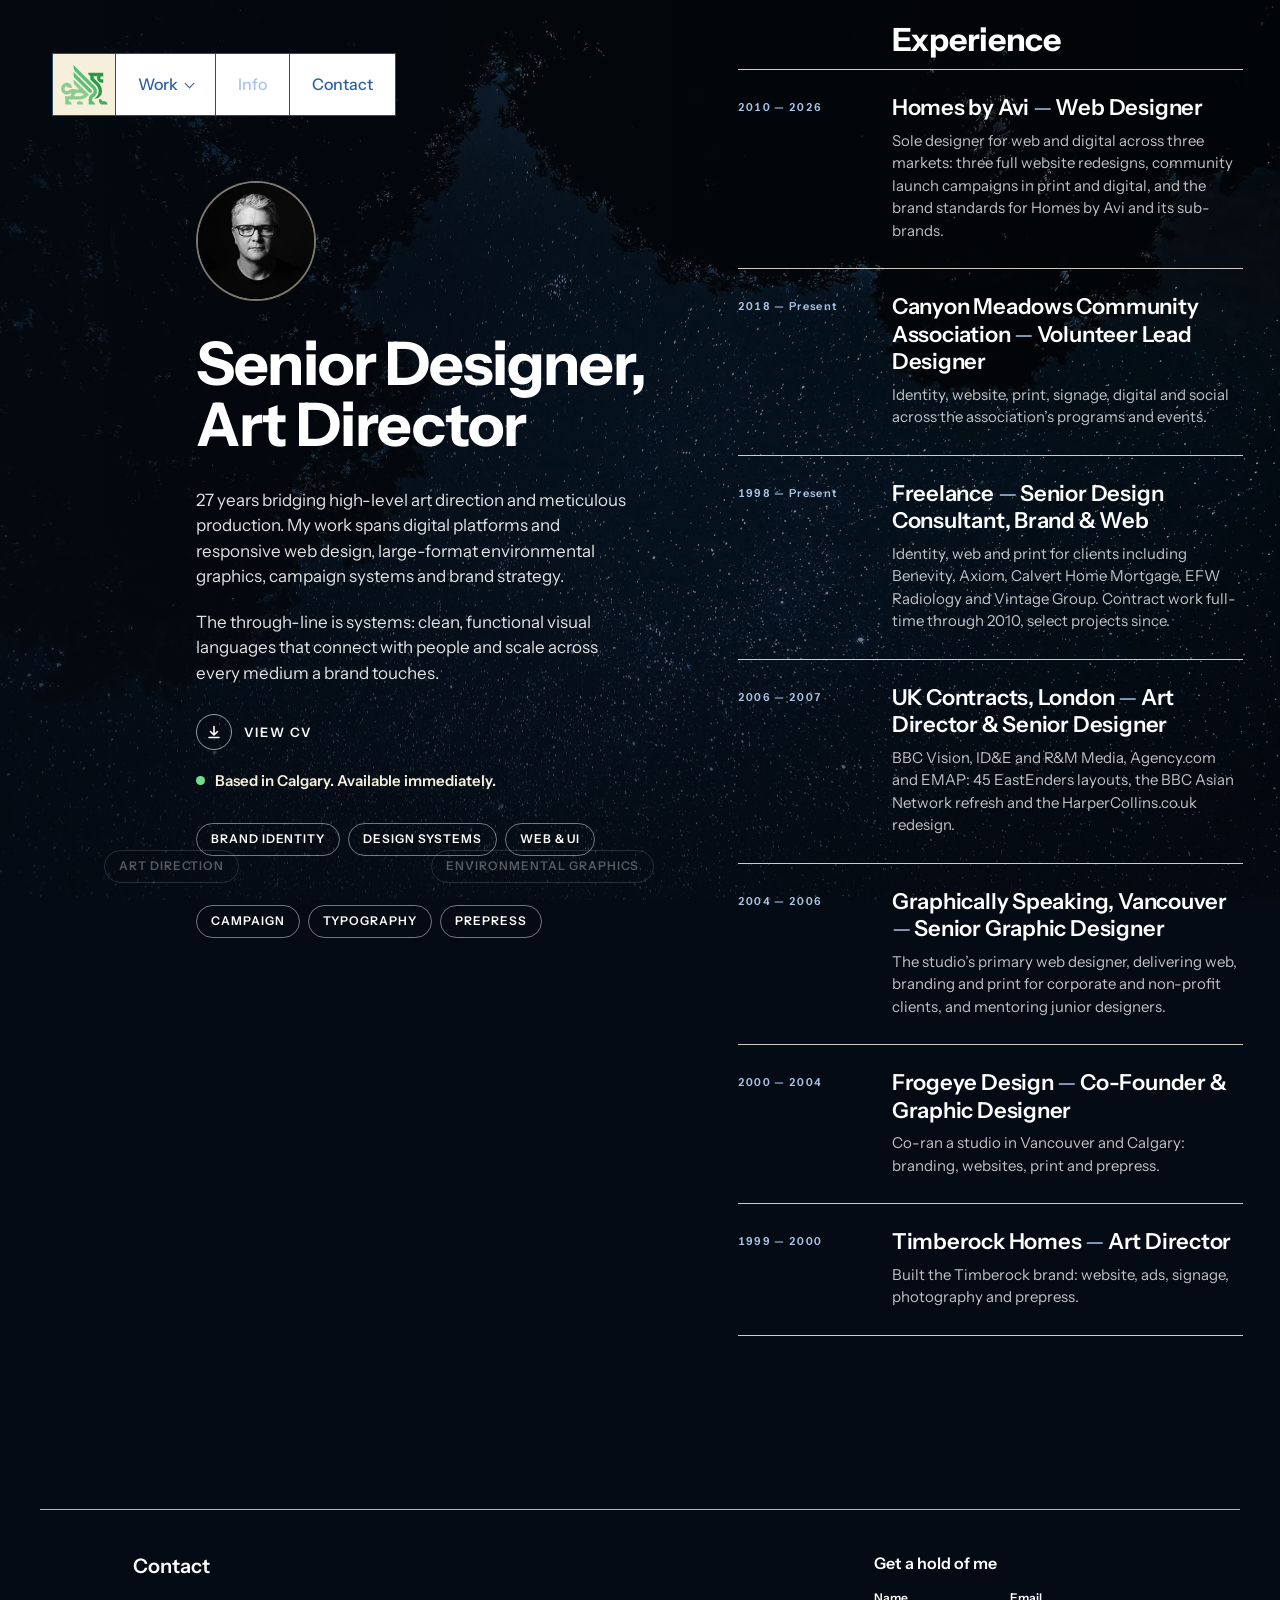
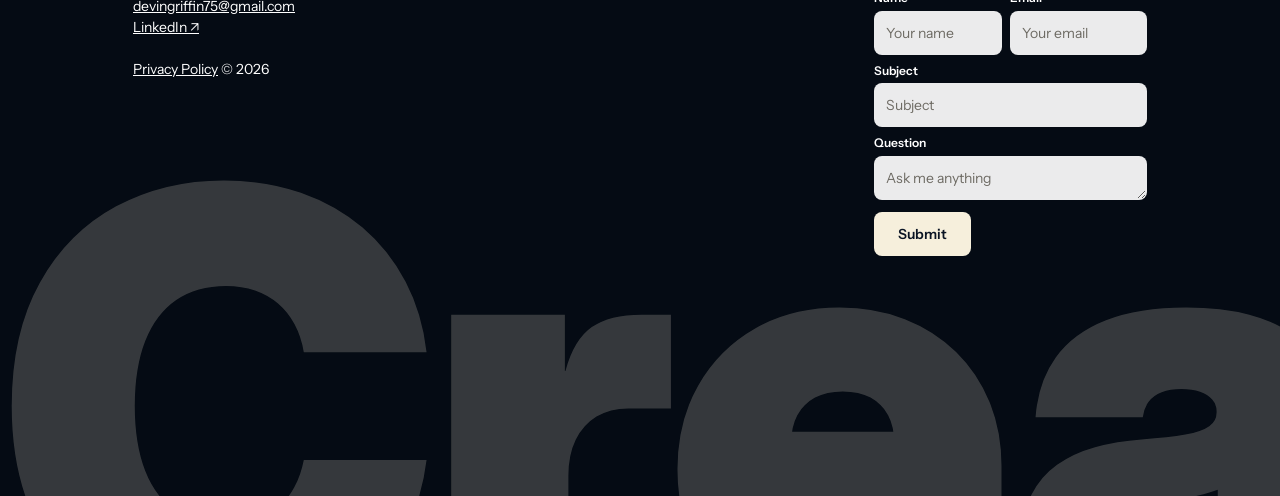
<file: info/index.html>
<!doctype html>
<html lang="en">
<head>
<meta charset="utf-8">
<meta name="viewport" content="width=device-width, initial-scale=1, viewport-fit=cover">
<!-- seo -->
<title>Info: Experience &amp; Skills | Devin Griffin</title>
<meta name="description" content="Experience, skills and background of Devin Griffin, senior graphic and web designer and art director in Calgary. Seeking a full-time senior design role.">
<link rel="canonical" href="https://devingriffin.com/info/">
<meta name="author" content="Devin Griffin">
<meta property="og:type" content="profile">
<meta property="og:site_name" content="Devin Griffin">
<meta property="og:title" content="Info: Experience &amp; Skills | Devin Griffin">
<meta property="og:description" content="Experience, skills and background of Devin Griffin, senior graphic and web designer and art director in Calgary. Seeking a full-time senior design role.">
<meta property="og:url" content="https://devingriffin.com/info/">
<meta property="og:image" content="https://devingriffin.com/assets/og-card.jpg">
<meta property="og:image:width" content="1200"><meta property="og:image:height" content="630">
<meta property="og:image:alt" content="Devin Griffin, Senior Graphic &amp; Web Designer and Art Director, Calgary">
<meta property="og:locale" content="en_CA">
<meta name="twitter:card" content="summary_large_image">
<link rel="alternate" type="text/plain" href="/llms.txt" title="Devin Griffin: profile for AI agents">
<script type="application/ld+json">
{
 "@context": "https://schema.org",
 "@graph": [
  {
   "@type": "WebSite",
   "@id": "https://devingriffin.com/#website",
   "url": "https://devingriffin.com/",
   "name": "Devin Griffin",
   "publisher": {
    "@id": "https://devingriffin.com/#person"
   },
   "inLanguage": "en-CA"
  },
  {
   "@type": "Person",
   "@id": "https://devingriffin.com/#person",
   "name": "Devin Griffin",
   "givenName": "Devin",
   "familyName": "Griffin",
   "jobTitle": "Senior Graphic & Web Designer and Art Director",
   "description": "Calgary-based senior graphic and web designer and art director with 27 years of experience in brand identity, design systems, web and UI, campaigns and environmental graphics.",
   "url": "https://devingriffin.com/",
   "image": "https://devingriffin.com/assets/portrait.jpg",
   "email": "mailto:devingriffin75@gmail.com",
   "address": {
    "@type": "PostalAddress",
    "addressLocality": "Calgary",
    "addressRegion": "AB",
    "addressCountry": "CA"
   },
   "sameAs": [
    "https://www.linkedin.com/in/devin-griffin-28359412/"
   ],
   "knowsAbout": [
    "Brand identity",
    "Design systems",
    "Web and UI design",
    "Product design",
    "Art direction",
    "Creative direction",
    "Environmental graphics",
    "Large-format signage",
    "Campaign design",
    "Typography",
    "Editorial layout",
    "Information architecture",
    "Prepress and print production",
    "Digital asset management",
    "Adobe Photoshop",
    "Adobe Illustrator",
    "Adobe InDesign",
    "Adobe Acrobat",
    "Adobe Bridge",
    "Figma",
    "WordPress",
    "Sitefinity CMS",
    "Mailchimp",
    "Google Analytics",
    "Monday.com",
    "Gemini",
    "Claude",
    "Cursor"
   ],
   "alumniOf": [
    {
     "@type": "CollegeOrUniversity",
     "name": "Algonquin College"
    },
    {
     "@type": "CollegeOrUniversity",
     "name": "University of Victoria"
    }
   ],
   "hasCredential": [
    {
     "@type": "EducationalOccupationalCredential",
     "name": "Graphic Design Diploma",
     "credentialCategory": "diploma",
     "recognizedBy": {
      "@type": "CollegeOrUniversity",
      "name": "Algonquin College"
     }
    },
    {
     "@type": "EducationalOccupationalCredential",
     "name": "Google AI Professional Certificate",
     "credentialCategory": "certificate",
     "recognizedBy": {
      "@type": "Organization",
      "name": "Google"
     }
    }
   ],
   "hasOccupation": {
    "@type": "Occupation",
    "name": "Senior Graphic Designer and Art Director",
    "occupationLocation": {
     "@type": "City",
     "name": "Calgary"
    },
    "skills": "Brand identity, Design systems, Web and UI design, Product design, Art direction, Creative direction, Environmental graphics, Large-format signage, Campaign design, Typography, Editorial layout, Information architecture, Prepress and print production, Digital asset management"
   }
  },
  {
   "@type": "ProfilePage",
   "@id": "https://devingriffin.com/info/",
   "url": "https://devingriffin.com/info/",
   "name": "About Devin Griffin",
   "isPartOf": {
    "@id": "https://devingriffin.com/#website"
   },
   "mainEntity": {
    "@id": "https://devingriffin.com/#person"
   }
  },
  {
   "@type": "BreadcrumbList",
   "itemListElement": [
    {
     "@type": "ListItem",
     "position": 1,
     "name": "Home",
     "item": "https://devingriffin.com/"
    },
    {
     "@type": "ListItem",
     "position": 2,
     "name": "Info",
     "item": "https://devingriffin.com/info/"
    }
   ]
  }
 ]
}
</script>
<!-- /seo -->
<link rel="icon" href="../assets/griffin-mark.svg" type="image/svg+xml">
<link rel="preconnect" href="https://fonts.googleapis.com">
<link rel="preconnect" href="https://fonts.gstatic.com" crossorigin>
<link rel="stylesheet" href="https://fonts.googleapis.com/css2?family=DM+Serif+Display&amp;family=Instrument+Sans:wght@400;500;600;700&amp;family=Inter:wght@400;900&amp;display=swap">
<link rel="stylesheet" href="../styles.css">
<link rel="stylesheet" href="../work.css">
<script>document.documentElement.classList.add('js')</script>
</head>
<body class="cs-body theme-night info-body">

<!-- Night sky (still image, slow drift). The gradient keeps type readable over the stars. -->
<div class="night-bg" aria-hidden="true">
  <picture><source media="(max-width: 860px)" srcset="../assets/night-mobile.webp"><img src="../assets/night-desktop.webp" alt="" width="2400" height="1443" fetchpriority="high"></picture>
</div>

<div class="page cs-page">
  <header class="cs-header">
    <nav class="nav" aria-label="Primary">
      <a class="nav__logo fx" href="/" aria-label="Devin Griffin, home" data-reveal><img src="../assets/griffin-mark.svg" alt="" width="47" height="40"></a>
      <div class="nav__links">
        <button class="fx nav__toggle" type="button" aria-expanded="false" aria-controls="work-menu" data-reveal>Work<span class="nav__caret" aria-hidden="true"></span></button>
        <a class="fx" href="/info/" aria-current="page" data-reveal>Info</a>
        <a class="fx" href="#contact" data-reveal>Contact</a>
      </div>
      <div class="workmenu" id="work-menu" hidden>
        <p class="wm__head">Selected work</p>
        <ol class="wm__list">
          <li><a class="wm__row fx" href="/work/homes-by-avi/"><span class="wm__no">01</span><span class="wm__text"><span class="wm__name">Homes by Avi</span><span class="wm__sub">Web · Campaign · Print</span></span><span class="wm__dot" aria-hidden="true"></span></a></li>
          <li><a class="wm__row fx" href="/work/cmca/"><span class="wm__no">02</span><span class="wm__text"><span class="wm__name">CMCA</span><span class="wm__sub">Identity · Web · Social</span></span><span class="wm__dot" aria-hidden="true"></span></a></li>
          <li><a class="wm__row fx" href="/work/recent/"><span class="wm__no">03</span><span class="wm__text"><span class="wm__name">Recent Work</span><span class="wm__sub">Freelance identity &amp; web</span></span><span class="wm__dot" aria-hidden="true"></span></a></li>
        </ol>
      </div>
      <button class="burger" type="button" aria-label="Open menu" aria-expanded="false" aria-controls="menu" id="menu-open">
        <span data-reveal></span><span data-reveal></span><span data-reveal></span>
      </button>
    </nav>
  </header>

  <main class="cs info">
    <div class="info__intro">
      <div class="portrait info__portrait" data-reveal><img src="../assets/portrait.webp" alt="Portrait of Devin Griffin" width="360" height="360"></div>
      <h1 class="cs__title info__title" data-reveal>Senior Designer,<br>Art Director</h1>
      <div class="info__copy">
        <p data-reveal>27 years bridging high-level art direction and meticulous production. My work spans digital platforms and responsive web design, large-format environmental graphics, campaign systems and brand strategy.</p>
        <p data-reveal>The through-line is systems: clean, functional visual languages that connect with people and scale across every medium a brand touches.</p>
      </div>
      <a class="info__cv" href="/assets/Devin-Griffin-CV.pdf" download data-reveal><span class="info__cv-icon" aria-hidden="true"><svg width="14" height="14" viewBox="0 0 14 14" fill="none" stroke="currentColor" stroke-width="1.6" stroke-linecap="round" stroke-linejoin="round"><path d="M7 1.5v8M3.5 6.5 7 10l3.5-3.5M2 12.5h10"/></svg></span>View CV</a>
      <p class="info__status" data-reveal><span class="info__dot" aria-hidden="true"></span>Based in Calgary. Available immediately.</p>
      <ul class="info__skills" aria-label="Skills">
        <li data-reveal>Brand identity</li><li data-reveal>Design systems</li><li data-reveal>Web &amp; UI</li><li data-reveal>Art direction</li>
        <li data-reveal>Environmental graphics</li><li data-reveal>Campaign</li><li data-reveal>Typography</li><li data-reveal>Prepress</li>
      </ul>
    </div>

    <section class="info__side" aria-labelledby="exp-title">
      <h2 class="galleries__head" id="exp-title" data-reveal>Experience</h2>
      <ol class="timeline">
        <li class="tl" data-reveal><span class="tl__years">2010 — 2026</span><div><p class="tl__role">Homes by Avi <span class="tl__sep">—</span> Web Designer</p><p class="tl__note">Sole designer for web and digital across three markets: three full website redesigns, community launch campaigns in print and digital, and the brand standards for Homes by Avi and its sub-brands.</p></div></li>
        <li class="tl" data-reveal><span class="tl__years">2018 — Present</span><div><p class="tl__role">Canyon Meadows Community Association <span class="tl__sep">—</span> Volunteer Lead Designer</p><p class="tl__note">Identity, website, print, signage, digital and social across the association’s programs and events.</p></div></li>
        <li class="tl" data-reveal><span class="tl__years">1998 — Present</span><div><p class="tl__role">Freelance <span class="tl__sep">—</span> Senior Design Consultant, Brand &amp; Web</p><p class="tl__note">Identity, web and print for clients including Benevity, Axiom, Calvert Home Mortgage, EFW Radiology and Vintage Group. Contract work full-time through 2010, select projects since.</p></div></li>
        <li class="tl" data-reveal><span class="tl__years">2006 — 2007</span><div><p class="tl__role">UK Contracts, London <span class="tl__sep">—</span> Art Director &amp; Senior Designer</p><p class="tl__note">BBC Vision, ID&amp;E and R&amp;M Media, Agency.com and EMAP: 45 EastEnders layouts, the BBC Asian Network refresh and the HarperCollins.co.uk redesign.</p></div></li>
        <li class="tl" data-reveal><span class="tl__years">2004 — 2006</span><div><p class="tl__role">Graphically Speaking, Vancouver <span class="tl__sep">—</span> Senior Graphic Designer</p><p class="tl__note">The studio’s primary web designer, delivering web, branding and print for corporate and non-profit clients, and mentoring junior designers.</p></div></li>
        <li class="tl" data-reveal><span class="tl__years">2000 — 2004</span><div><p class="tl__role">Frogeye Design <span class="tl__sep">—</span> Co-Founder &amp; Graphic Designer</p><p class="tl__note">Co-ran a studio in Vancouver and Calgary: branding, websites, print and prepress.</p></div></li>
        <li class="tl" data-reveal><span class="tl__years">1999 — 2000</span><div><p class="tl__role">Timberock Homes <span class="tl__sep">—</span> Art Director</p><p class="tl__note">Built the Timberock brand: website, ads, signage, photography and prepress.</p></div></li>
      </ol>
    </section>
  </main>


  <footer class="footer cs-footer" id="contact">
    <div class="wrap">
      <div class="footer__rule" aria-hidden="true"></div>
      <div class="footer__grid">
        <div class="contact" data-reveal>
          <h2>Contact</h2>
          <div class="contact__lines">
            <a href="mailto:devingriffin75@gmail.com">devingriffin75@gmail.com</a>
            <a href="https://www.linkedin.com/in/devin-griffin-28359412/" target="_blank" rel="noopener">LinkedIn <span aria-hidden="true">↗</span></a>
          </div>
          <div class="contact__legal">
            <a href="/privacy/">Privacy Policy</a>
            <span>© 2026</span>
          </div>
        </div>
        <form class="form" id="contact-form" action="https://formspree.io/f/xqppngon" method="POST" data-endpoint="https://formspree.io/f/xqppngon" novalidate>
          <h2 data-reveal>Get a hold of me</h2>
          <div class="form__row" data-reveal>
            <div class="field"><label for="cf-name">Name</label><input id="cf-name" name="name" type="text" placeholder="Your name" autocomplete="name" required></div>
            <div class="field"><label for="cf-email">Email</label><input id="cf-email" name="email" type="email" placeholder="Your email" autocomplete="email" required></div>
          </div>
          <div class="field field--full" data-reveal><label for="cf-subject">Subject</label><input id="cf-subject" name="subject" type="text" placeholder="Subject"></div>
          <div class="field field--full" data-reveal><label for="cf-question">Question</label><textarea id="cf-question" name="question" placeholder="Ask me anything" rows="1" required></textarea></div>
          <button class="submit fx" type="submit" data-reveal>Submit</button>
          <p class="form__status" id="cf-status" role="status"></p>
          <input type="text" name="_gotcha" tabindex="-1" autocomplete="off" aria-hidden="true" style="position:absolute;left:-9999px">
        </form>
        <div class="legal-m"><a href="/privacy/">Privacy Policy</a><span>© 2026</span></div>
      </div>
    </div>
    <div class="giant" aria-hidden="true">
      <div class="giant__track"><span>Creativity Commands the Market.</span><span>Creativity Commands the Market.</span></div>
    </div>
  </footer>

  <div class="menu" id="menu" hidden>
    <button class="menu__close" type="button" id="menu-close" aria-label="Close menu">
      <svg width="26" height="26" viewBox="0 0 26 26" fill="none" stroke="currentColor" stroke-width="2.5" aria-hidden="true"><path d="M3 3l20 20M23 3L3 23"/></svg>
    </button>
    <a href="/">Home</a>
    <button class="menu__toggle" type="button" aria-expanded="false" aria-controls="menu-work">Work<span class="menu__pm" aria-hidden="true"></span></button>
    <ul class="menu__sub" id="menu-work" hidden>
      <li><a href="/work/homes-by-avi/"><span class="menu__no">01</span>Homes by Avi</a></li>
      <li><a href="/work/cmca/"><span class="menu__no">02</span>CMCA</a></li>
      <li><a href="/work/recent/"><span class="menu__no">03</span>Recent Work</a></li>
    </ul>
    <a href="/info/">Info</a>
    <a href="#contact" data-close>Contact</a>
  </div>
</div>

<script src="../main.js" defer></script>
</body>
</html>
</file>
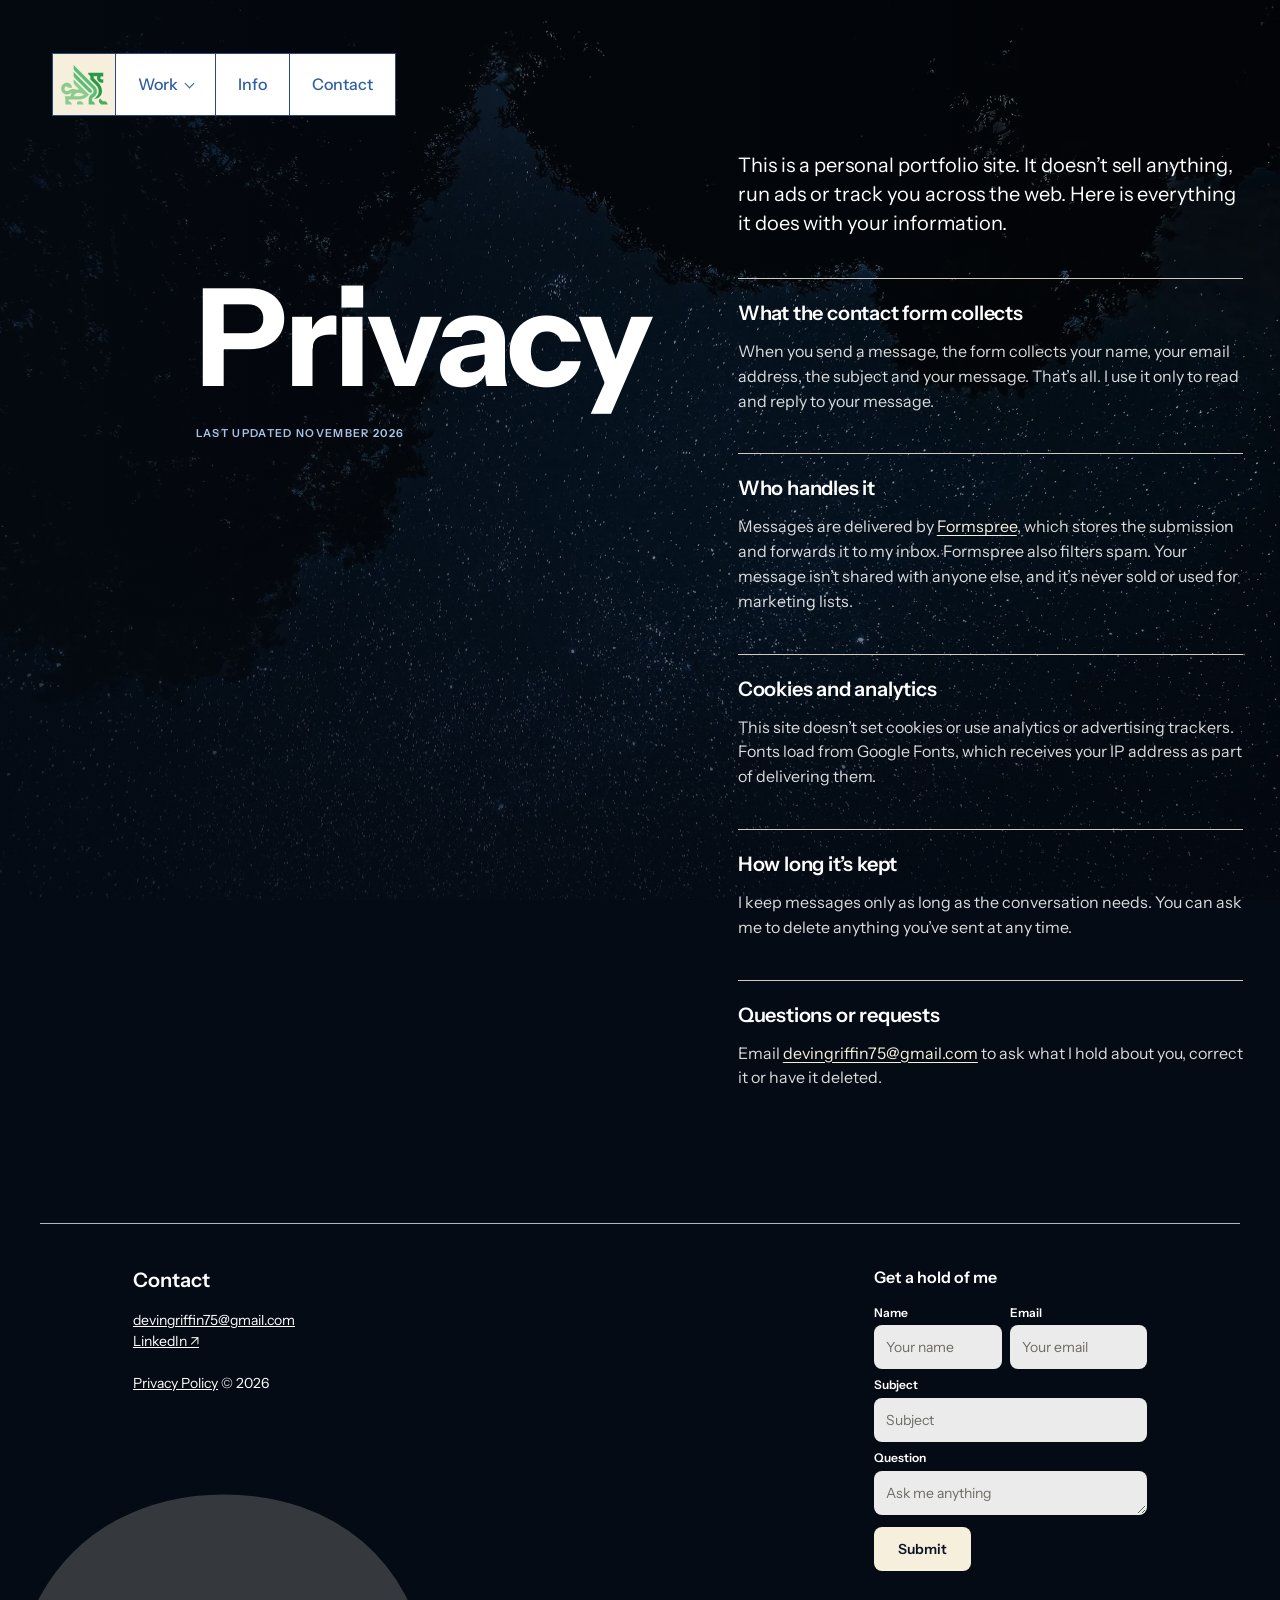
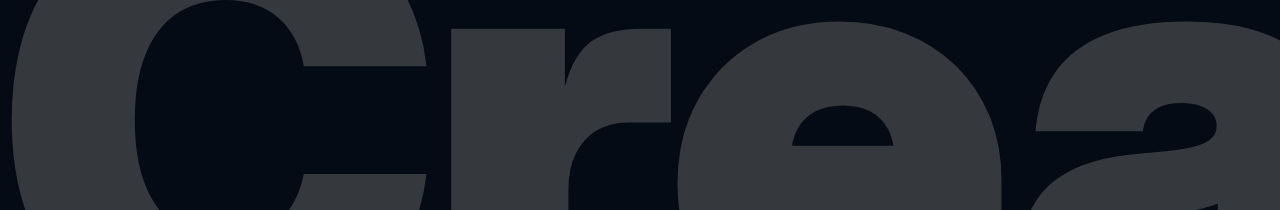
<file: privacy/index.html>
<!doctype html>
<html lang="en">
<head>
<meta charset="utf-8">
<meta name="viewport" content="width=device-width, initial-scale=1, viewport-fit=cover">
<!-- seo -->
<title>Privacy Policy | Devin Griffin</title>
<meta name="description" content="How devingriffin.com handles the information you send through the contact form.">
<link rel="canonical" href="https://devingriffin.com/privacy/">
<meta name="author" content="Devin Griffin">
<meta property="og:type" content="website">
<meta property="og:site_name" content="Devin Griffin">
<meta property="og:title" content="Privacy Policy | Devin Griffin">
<meta property="og:description" content="How devingriffin.com handles the information you send through the contact form.">
<meta property="og:url" content="https://devingriffin.com/privacy/">
<meta property="og:image" content="https://devingriffin.com/assets/og-card.jpg">
<meta property="og:image:width" content="1200"><meta property="og:image:height" content="630">
<meta property="og:image:alt" content="Devin Griffin, Senior Graphic &amp; Web Designer and Art Director, Calgary">
<meta property="og:locale" content="en_CA">
<meta name="twitter:card" content="summary_large_image">
<link rel="alternate" type="text/plain" href="/llms.txt" title="Devin Griffin: profile for AI agents">
<script type="application/ld+json">
{
 "@context": "https://schema.org",
 "@graph": [
  {
   "@type": "WebSite",
   "@id": "https://devingriffin.com/#website",
   "url": "https://devingriffin.com/",
   "name": "Devin Griffin",
   "publisher": {
    "@id": "https://devingriffin.com/#person"
   },
   "inLanguage": "en-CA"
  },
  {
   "@type": "WebPage",
   "@id": "https://devingriffin.com/privacy/",
   "url": "https://devingriffin.com/privacy/",
   "name": "Privacy Policy",
   "isPartOf": {
    "@id": "https://devingriffin.com/#website"
   }
  },
  {
   "@type": "BreadcrumbList",
   "itemListElement": [
    {
     "@type": "ListItem",
     "position": 1,
     "name": "Home",
     "item": "https://devingriffin.com/"
    },
    {
     "@type": "ListItem",
     "position": 2,
     "name": "Privacy Policy",
     "item": "https://devingriffin.com/privacy/"
    }
   ]
  }
 ]
}
</script>
<!-- /seo -->
<link rel="icon" href="../assets/griffin-mark.svg" type="image/svg+xml">
<link rel="preconnect" href="https://fonts.googleapis.com">
<link rel="preconnect" href="https://fonts.gstatic.com" crossorigin>
<link rel="stylesheet" href="https://fonts.googleapis.com/css2?family=DM+Serif+Display&amp;family=Instrument+Sans:wght@400;500;600;700&amp;family=Inter:wght@400;900&amp;display=swap">
<link rel="stylesheet" href="../styles.css">
<link rel="stylesheet" href="../work.css">
<script>document.documentElement.classList.add('js')</script>
</head>
<body class="cs-body theme-night info-body privacy-body">

<div class="night-bg" aria-hidden="true">
  <picture><source media="(max-width: 860px)" srcset="../assets/night-mobile.webp"><img src="../assets/night-desktop.webp" alt="" width="2400" height="1443"></picture>
</div>

<div class="page cs-page">
  <header class="cs-header">
    <nav class="nav" aria-label="Primary">
      <a class="nav__logo fx" href="/" aria-label="Devin Griffin, home" data-reveal><img src="../assets/griffin-mark.svg" alt="" width="47" height="40"></a>
      <div class="nav__links">
        <button class="fx nav__toggle" type="button" aria-expanded="false" aria-controls="work-menu" data-reveal>Work<span class="nav__caret" aria-hidden="true"></span></button>
        <a class="fx" href="/info/" data-reveal>Info</a>
        <a class="fx" href="#contact" data-reveal>Contact</a>
      </div>
      <div class="workmenu" id="work-menu" hidden>
        <p class="wm__head">Selected work</p>
        <ol class="wm__list">
          <li><a class="wm__row fx" href="/work/homes-by-avi/"><span class="wm__no">01</span><span class="wm__text"><span class="wm__name">Homes by Avi</span><span class="wm__sub">Web · Campaign · Print</span></span><span class="wm__dot" aria-hidden="true"></span></a></li>
          <li><a class="wm__row fx" href="/work/cmca/"><span class="wm__no">02</span><span class="wm__text"><span class="wm__name">CMCA</span><span class="wm__sub">Identity · Web · Social</span></span><span class="wm__dot" aria-hidden="true"></span></a></li>
          <li><a class="wm__row fx" href="/work/recent/"><span class="wm__no">03</span><span class="wm__text"><span class="wm__name">Recent Work</span><span class="wm__sub">Freelance identity &amp; web</span></span><span class="wm__dot" aria-hidden="true"></span></a></li>
        </ol>
      </div>
      <button class="burger" type="button" aria-label="Open menu" aria-expanded="false" aria-controls="menu" id="menu-open">
        <span data-reveal></span><span data-reveal></span><span data-reveal></span>
      </button>
    </nav>
  </header>

  <main class="cs privacy">
    <div class="privacy__intro">
      <h1 class="cs__title" data-reveal>Privacy</h1>
      <p class="privacy__updated" data-reveal>Last updated November 2026</p>
    </div>
    <article class="privacy__body">
      <p class="privacy__lead" data-reveal>This is a personal portfolio site. It doesn’t sell anything, run ads or track you across the web. Here is everything it does with your information.</p>
      <h2 data-reveal>What the contact form collects</h2>
      <p data-reveal>When you send a message, the form collects your name, your email address, the subject and your message. That’s all. I use it only to read and reply to your message.</p>
      <h2 data-reveal>Who handles it</h2>
      <p data-reveal>Messages are delivered by <a href="https://formspree.io/legal/privacy-policy" target="_blank" rel="noopener">Formspree</a>, which stores the submission and forwards it to my inbox. Formspree also filters spam. Your message isn’t shared with anyone else, and it’s never sold or used for marketing lists.</p>
      <h2 data-reveal>Cookies and analytics</h2>
      <p data-reveal>This site doesn’t set cookies or use analytics or advertising trackers. Fonts load from Google Fonts, which receives your IP address as part of delivering them.</p>
      <h2 data-reveal>How long it’s kept</h2>
      <p data-reveal>I keep messages only as long as the conversation needs. You can ask me to delete anything you’ve sent at any time.</p>
      <h2 data-reveal>Questions or requests</h2>
      <p data-reveal>Email <a href="mailto:devingriffin75@gmail.com">devingriffin75@gmail.com</a> to ask what I hold about you, correct it or have it deleted.</p>
    </article>
  </main>


  <footer class="footer cs-footer" id="contact">
    <div class="wrap">
      <div class="footer__rule" aria-hidden="true"></div>
      <div class="footer__grid">
        <div class="contact" data-reveal>
          <h2>Contact</h2>
          <div class="contact__lines">
            <a href="mailto:devingriffin75@gmail.com">devingriffin75@gmail.com</a>
            <a href="https://www.linkedin.com/in/devin-griffin-28359412/" target="_blank" rel="noopener">LinkedIn <span aria-hidden="true">↗</span></a>
          </div>
          <div class="contact__legal">
            <a href="/privacy/">Privacy Policy</a>
            <span>© 2026</span>
          </div>
        </div>
        <form class="form" id="contact-form" action="https://formspree.io/f/xqppngon" method="POST" data-endpoint="https://formspree.io/f/xqppngon" novalidate>
          <h2 data-reveal>Get a hold of me</h2>
          <div class="form__row" data-reveal>
            <div class="field"><label for="cf-name">Name</label><input id="cf-name" name="name" type="text" placeholder="Your name" autocomplete="name" required></div>
            <div class="field"><label for="cf-email">Email</label><input id="cf-email" name="email" type="email" placeholder="Your email" autocomplete="email" required></div>
          </div>
          <div class="field field--full" data-reveal><label for="cf-subject">Subject</label><input id="cf-subject" name="subject" type="text" placeholder="Subject"></div>
          <div class="field field--full" data-reveal><label for="cf-question">Question</label><textarea id="cf-question" name="question" placeholder="Ask me anything" rows="1" required></textarea></div>
          <button class="submit fx" type="submit" data-reveal>Submit</button>
          <p class="form__status" id="cf-status" role="status"></p>
          <input type="text" name="_gotcha" tabindex="-1" autocomplete="off" aria-hidden="true" style="position:absolute;left:-9999px">
        </form>
        <div class="legal-m"><a href="/privacy/">Privacy Policy</a><span>© 2026</span></div>
      </div>
    </div>
    <div class="giant" aria-hidden="true">
      <div class="giant__track"><span>Creativity Commands the Market.</span><span>Creativity Commands the Market.</span></div>
    </div>
  </footer>

  <div class="menu" id="menu" hidden>
    <button class="menu__close" type="button" id="menu-close" aria-label="Close menu">
      <svg width="26" height="26" viewBox="0 0 26 26" fill="none" stroke="currentColor" stroke-width="2.5" aria-hidden="true"><path d="M3 3l20 20M23 3L3 23"/></svg>
    </button>
    <a href="/">Home</a>
    <button class="menu__toggle" type="button" aria-expanded="false" aria-controls="menu-work">Work<span class="menu__pm" aria-hidden="true"></span></button>
    <ul class="menu__sub" id="menu-work" hidden>
      <li><a href="/work/homes-by-avi/"><span class="menu__no">01</span>Homes by Avi</a></li>
      <li><a href="/work/cmca/"><span class="menu__no">02</span>CMCA</a></li>
      <li><a href="/work/recent/"><span class="menu__no">03</span>Recent Work</a></li>
    </ul>
    <a href="/info/">Info</a>
    <a href="#contact" data-close>Contact</a>
  </div>
</div>

<script src="../main.js" defer></script>
</body>
</html>
</file>
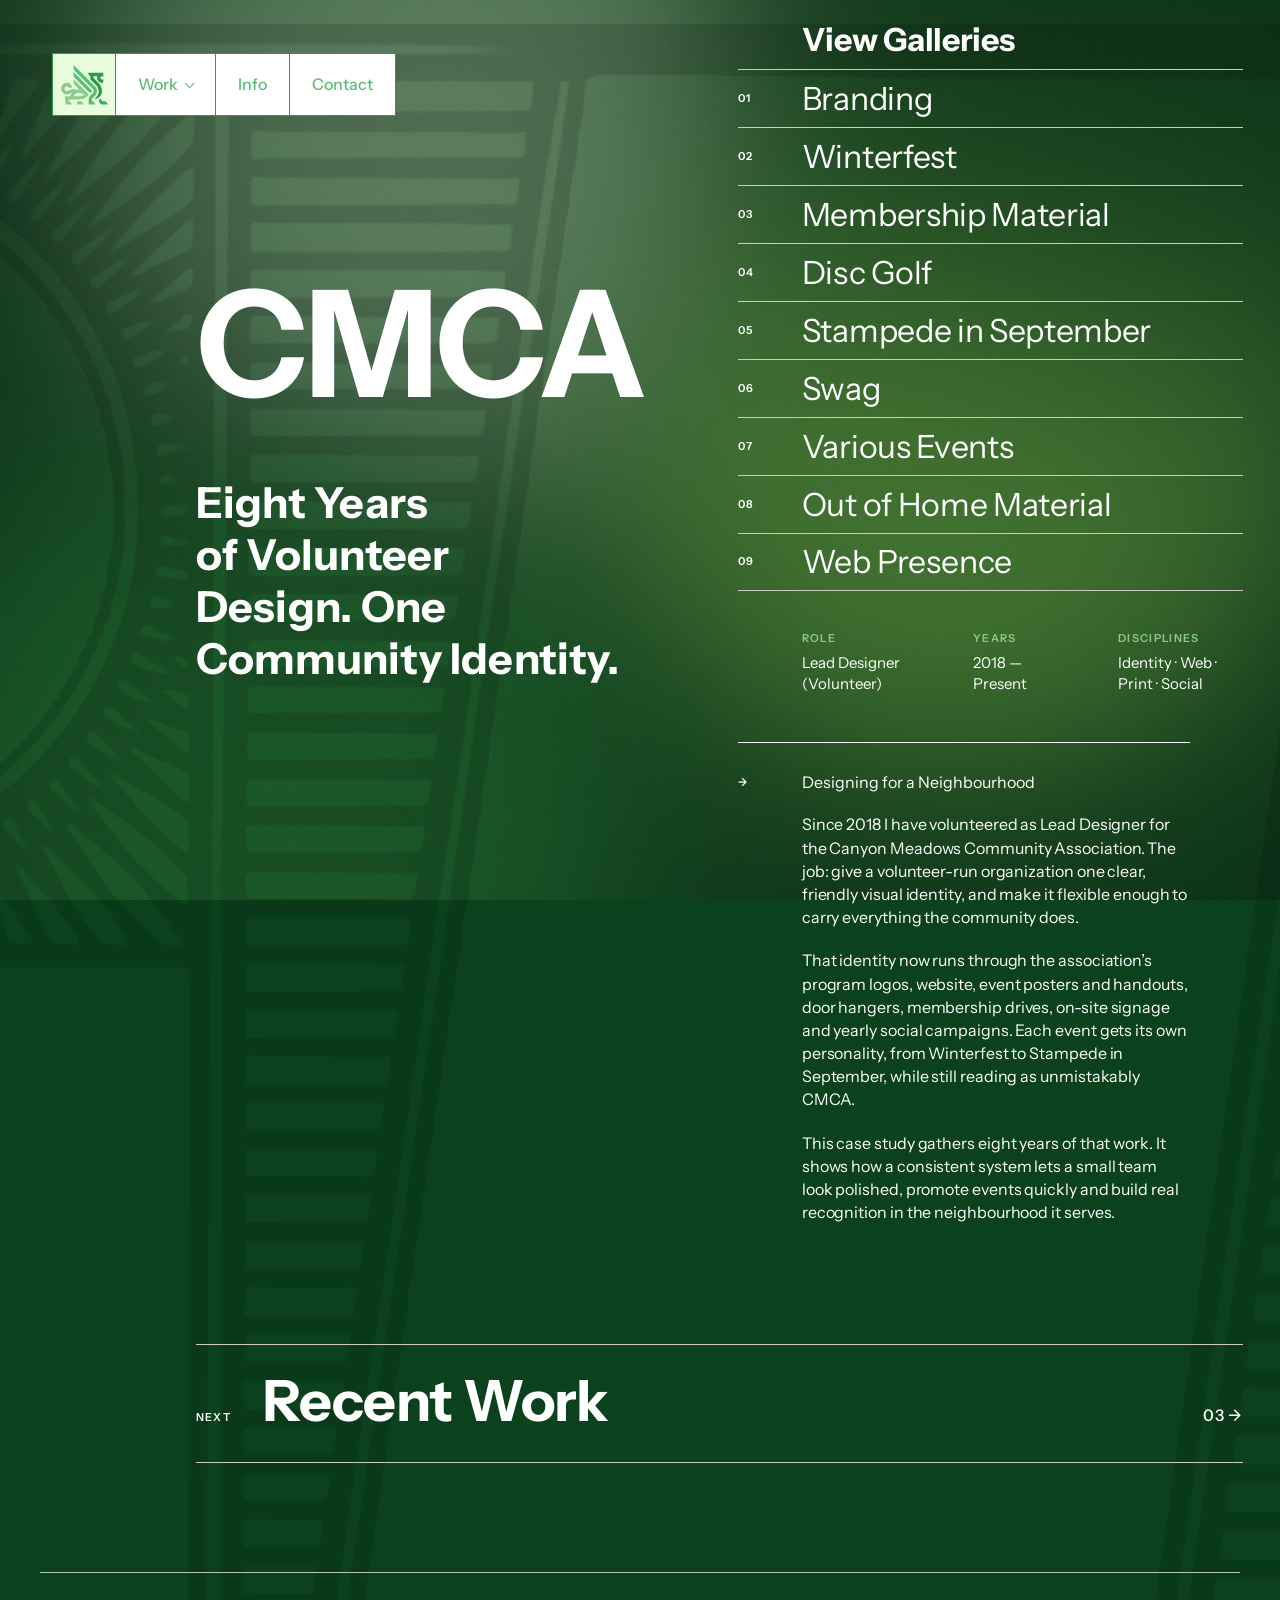
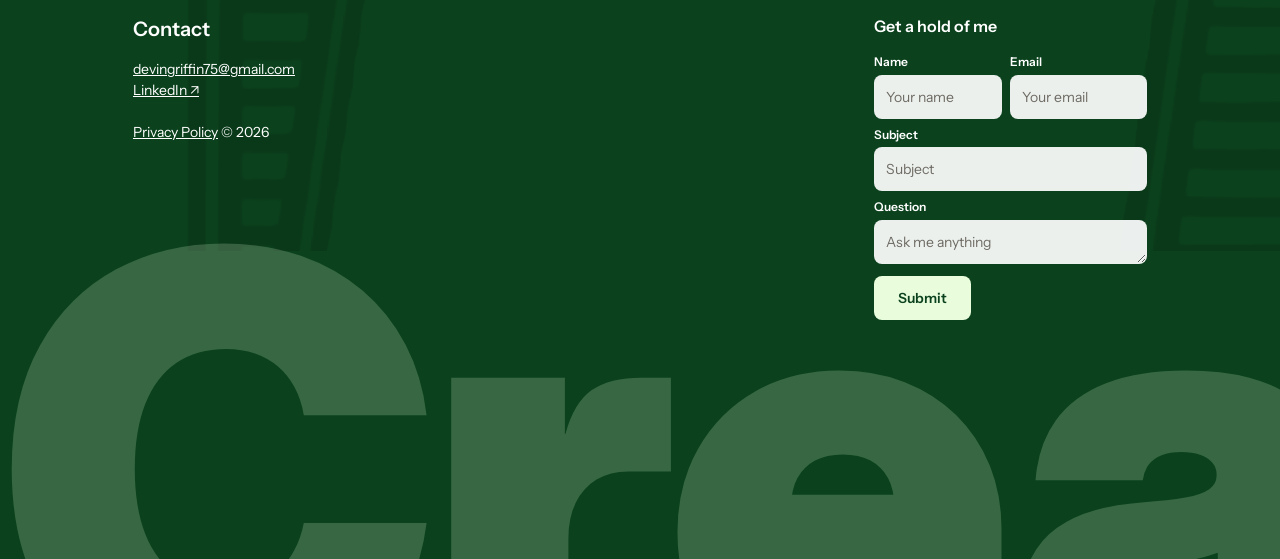
<file: work/cmca/index.html>
<!doctype html>
<html lang="en">
<head>
<meta charset="utf-8">
<meta name="viewport" content="width=device-width, initial-scale=1, viewport-fit=cover">
<!-- seo -->
<title>CMCA Case Study | Devin Griffin</title>
<meta name="description" content="Eight years as volunteer lead designer for the Canyon Meadows Community Association: one identity across events, signage, membership, web and social.">
<link rel="canonical" href="https://devingriffin.com/work/cmca/">
<meta name="author" content="Devin Griffin">
<meta property="og:type" content="website">
<meta property="og:site_name" content="Devin Griffin">
<meta property="og:title" content="CMCA Case Study | Devin Griffin">
<meta property="og:description" content="Eight years as volunteer lead designer for the Canyon Meadows Community Association: one identity across events, signage, membership, web and social.">
<meta property="og:url" content="https://devingriffin.com/work/cmca/">
<meta property="og:image" content="https://devingriffin.com/assets/og-card.jpg">
<meta property="og:image:width" content="1200"><meta property="og:image:height" content="630">
<meta property="og:image:alt" content="Devin Griffin, Senior Graphic &amp; Web Designer and Art Director, Calgary">
<meta property="og:locale" content="en_CA">
<meta name="twitter:card" content="summary_large_image">
<link rel="alternate" type="text/plain" href="/llms.txt" title="Devin Griffin: profile for AI agents">
<script type="application/ld+json">
{
 "@context": "https://schema.org",
 "@graph": [
  {
   "@type": "WebSite",
   "@id": "https://devingriffin.com/#website",
   "url": "https://devingriffin.com/",
   "name": "Devin Griffin",
   "publisher": {
    "@id": "https://devingriffin.com/#person"
   },
   "inLanguage": "en-CA"
  },
  {
   "@type": "WebPage",
   "@id": "https://devingriffin.com/work/cmca/",
   "url": "https://devingriffin.com/work/cmca/",
   "name": "CMCA Case Study",
   "isPartOf": {
    "@id": "https://devingriffin.com/#website"
   },
   "mainEntity": {
    "@id": "https://devingriffin.com/work/cmca/#work"
   }
  },
  {
   "@type": "CreativeWork",
   "@id": "https://devingriffin.com/work/cmca/#work",
   "name": "CMCA: Eight Years of Volunteer Design",
   "description": "Identity system, event campaigns, signage, membership materials, website and social media for the Canyon Meadows Community Association in Calgary.",
   "url": "https://devingriffin.com/work/cmca/",
   "creator": {
    "@id": "https://devingriffin.com/#person"
   },
   "sourceOrganization": {
    "@type": "Organization",
    "name": "Canyon Meadows Community Association"
   },
   "temporalCoverage": "2018/..",
   "keywords": "Identity, Web, Print, Social",
   "genre": "Graphic design case study",
   "hasPart": [
    {
     "@type": "CreativeWork",
     "name": "Winterfest"
    },
    {
     "@type": "CreativeWork",
     "name": "Branding"
    },
    {
     "@type": "CreativeWork",
     "name": "Membership Material"
    },
    {
     "@type": "CreativeWork",
     "name": "Disc Golf"
    },
    {
     "@type": "CreativeWork",
     "name": "Stampede in September"
    },
    {
     "@type": "CreativeWork",
     "name": "Swag"
    },
    {
     "@type": "CreativeWork",
     "name": "Various Events"
    },
    {
     "@type": "CreativeWork",
     "name": "Out of Home Material"
    },
    {
     "@type": "CreativeWork",
     "name": "Web Presence"
    }
   ]
  },
  {
   "@type": "BreadcrumbList",
   "itemListElement": [
    {
     "@type": "ListItem",
     "position": 1,
     "name": "Home",
     "item": "https://devingriffin.com/"
    },
    {
     "@type": "ListItem",
     "position": 2,
     "name": "CMCA",
     "item": "https://devingriffin.com/work/cmca/"
    }
   ]
  }
 ]
}
</script>
<!-- /seo -->
<link rel="icon" href="../../assets/griffin-mark.svg" type="image/svg+xml">
<link rel="preconnect" href="https://fonts.googleapis.com">
<link rel="preconnect" href="https://fonts.gstatic.com" crossorigin>
<link rel="stylesheet" href="https://fonts.googleapis.com/css2?family=DM+Serif+Display&amp;family=Instrument+Sans:wght@400;500;600;700&amp;family=Inter:wght@400;900&amp;display=swap">
<link rel="stylesheet" href="../../styles.css">
<link rel="stylesheet" href="../../work.css">
<script>document.documentElement.classList.add('js')</script>
</head>
<body class="cs-body">

<!-- Shader layer: live WebGL "Mesh drift"; the CSS gradient underneath is the no-WebGL fallback -->
<div class="shader-bg" aria-hidden="true" data-colors="#0D1B0F,#3E8E41,#C7F464,#FFFDE1"><canvas></canvas><div class="shader-bg__tint"></div></div>

<div class="page cs-page">
  <!-- architectural detail at 20% over the shader -->
  <picture class="cs-detail" aria-hidden="true">
    <source media="(max-width: 860px)" srcset="../../assets/work/hba-detail-m.webp">
    <img src="../../assets/work/hba-detail.webp" alt="" width="1440" height="1851">
  </picture>

  <header class="cs-header">
    <nav class="nav" aria-label="Primary">
      <a class="nav__logo fx" href="/" aria-label="Devin Griffin, home" data-reveal><img src="../../assets/griffin-mark.svg" alt="" width="47" height="40"></a>
      <div class="nav__links">
        <button class="fx nav__toggle" type="button" aria-expanded="false" aria-controls="work-menu" data-reveal>Work<span class="nav__caret" aria-hidden="true"></span></button>
        <a class="fx" href="/info/" data-reveal>Info</a>
        <a class="fx" href="#contact" data-reveal>Contact</a>
      </div>
      <div class="workmenu" id="work-menu" hidden>
        <p class="wm__head">Selected work</p>
        <ol class="wm__list">
          <li><a class="wm__row fx" href="/work/homes-by-avi/"><span class="wm__no">01</span><span class="wm__text"><span class="wm__name">Homes by Avi</span><span class="wm__sub">Web · Campaign · Print</span></span><span class="wm__dot" aria-hidden="true"></span></a></li>
          <li><a class="wm__row fx" href="/work/cmca/"><span class="wm__no">02</span><span class="wm__text"><span class="wm__name">CMCA</span><span class="wm__sub">Identity · Web · Social</span></span><span class="wm__dot" aria-hidden="true"></span></a></li>
          <li><a class="wm__row fx" href="/work/recent/"><span class="wm__no">03</span><span class="wm__text"><span class="wm__name">Recent Work</span><span class="wm__sub">Freelance identity &amp; web</span></span><span class="wm__dot" aria-hidden="true"></span></a></li>
        </ol>
      </div>
      <button class="burger" type="button" aria-label="Open menu" aria-expanded="false" aria-controls="menu" id="menu-open">
        <span data-reveal></span><span data-reveal></span><span data-reveal></span>
      </button>
    </nav>
  </header>

  <main class="cs">
    <div class="cs__intro">
      <h1 class="cs__title" data-reveal>CMCA</h1>
      <p class="cs__tagline" data-reveal>Eight Years of Volunteer Design. One Community Identity.</p>
    </div>

    <div class="cs__side">
      <nav class="galleries" aria-labelledby="galleries-title">
        <h2 class="galleries__head" id="galleries-title" data-reveal>View Galleries</h2>
        <ol class="galleries__list">
          <li data-reveal><button class="gal fx" type="button" data-gallery="branding" aria-haspopup="dialog"><span class="gal__no">01</span><span class="gal__name">Branding</span><span class="gal__dot" aria-hidden="true"></span></button></li>
          <li data-reveal><button class="gal fx" type="button" data-gallery="winterfest" aria-haspopup="dialog"><span class="gal__no">02</span><span class="gal__name">Winterfest</span><span class="gal__dot" aria-hidden="true"></span></button></li>
          <li data-reveal><button class="gal fx" type="button" data-gallery="membership" aria-haspopup="dialog"><span class="gal__no">03</span><span class="gal__name">Membership Material</span><span class="gal__dot" aria-hidden="true"></span></button></li>
          <li data-reveal><button class="gal fx" type="button" data-gallery="disc-golf" aria-haspopup="dialog"><span class="gal__no">04</span><span class="gal__name">Disc Golf</span><span class="gal__dot" aria-hidden="true"></span></button></li>
          <li data-reveal><button class="gal fx" type="button" data-gallery="stampede-in-september" aria-haspopup="dialog"><span class="gal__no">05</span><span class="gal__name">Stampede in September</span><span class="gal__dot" aria-hidden="true"></span></button></li>
          <li data-reveal><button class="gal fx" type="button" data-gallery="swag" aria-haspopup="dialog"><span class="gal__no">06</span><span class="gal__name">Swag</span><span class="gal__dot" aria-hidden="true"></span></button></li>
          <li data-reveal><button class="gal fx" type="button" data-gallery="events" aria-haspopup="dialog"><span class="gal__no">07</span><span class="gal__name">Various Events</span><span class="gal__dot" aria-hidden="true"></span></button></li>
          <li data-reveal><button class="gal fx" type="button" data-gallery="out-of-home" aria-haspopup="dialog"><span class="gal__no">08</span><span class="gal__name">Out of Home Material</span><span class="gal__dot" aria-hidden="true"></span></button></li>
          <li data-reveal><button class="gal fx" type="button" data-gallery="web" aria-haspopup="dialog"><span class="gal__no">09</span><span class="gal__name">Web Presence</span><span class="gal__dot" aria-hidden="true"></span></button></li>
        </ol>
      </nav>

      <dl class="cs-meta" data-reveal>
        <div><dt>Role</dt><dd>Lead Designer (Volunteer)</dd></div>
        <div><dt>Years</dt><dd>2018 — Present</dd></div>
        <div><dt>Disciplines</dt><dd>Identity · Web · Print · Social</dd></div>
      </dl>

      <article class="story" aria-labelledby="story-title">
        <span class="story__arrow" aria-hidden="true">→</span>
        <div class="story__body">
          <h2 class="story__title" id="story-title" data-reveal>Designing for a Neighbourhood</h2>
          <p data-reveal>Since 2018 I have volunteered as Lead Designer for the Canyon Meadows Community Association. The job: give a volunteer-run organization one clear, friendly visual identity, and make it flexible enough to carry everything the community does.</p>
          <p data-reveal>That identity now runs through the association’s program logos, website, event posters and handouts, door hangers, membership drives, on-site signage and yearly social campaigns. Each event gets its own personality, from Winterfest to Stampede in September, while still reading as unmistakably CMCA.</p>
          <p data-reveal>This case study gathers eight years of that work. It shows how a consistent system lets a small team look polished, promote events quickly and build real recognition in the neighbourhood it serves.</p>
        </div>
      </article>
    </div>

  </main>

  <!-- outside .cs so the sticky title stops before this stroke -->
  <div class="cs-after">
      <a class="cs-next fx" href="/work/recent/" data-reveal>
        <span class="cs-next__label">Next</span>
        <span class="cs-next__name">Recent Work</span>
        <span class="cs-next__no">03 <span aria-hidden="true">→</span></span>
      </a>

  </div>

  <footer class="footer cs-footer" id="contact">
    <div class="wrap">
      <div class="footer__rule" aria-hidden="true"></div>
      <div class="footer__grid">
        <div class="contact" data-reveal>
          <h2>Contact</h2>
          <div class="contact__lines">
            <a href="mailto:devingriffin75@gmail.com">devingriffin75@gmail.com</a>
            <a href="https://www.linkedin.com/in/devin-griffin-28359412/" target="_blank" rel="noopener">LinkedIn <span aria-hidden="true">↗</span></a>
          </div>
          <div class="contact__legal">
            <a href="/privacy/">Privacy Policy</a>
            <span>© 2026</span>
          </div>
        </div>
        <form class="form" id="contact-form" action="https://formspree.io/f/xqppngon" method="POST" data-endpoint="https://formspree.io/f/xqppngon" novalidate>
          <h2 data-reveal>Get a hold of me</h2>
          <div class="form__row" data-reveal>
            <div class="field"><label for="cf-name">Name</label><input id="cf-name" name="name" type="text" placeholder="Your name" autocomplete="name" required></div>
            <div class="field"><label for="cf-email">Email</label><input id="cf-email" name="email" type="email" placeholder="Your email" autocomplete="email" required></div>
          </div>
          <div class="field field--full" data-reveal><label for="cf-subject">Subject</label><input id="cf-subject" name="subject" type="text" placeholder="Subject"></div>
          <div class="field field--full" data-reveal><label for="cf-question">Question</label><textarea id="cf-question" name="question" placeholder="Ask me anything" rows="1" required></textarea></div>
          <button class="submit fx" type="submit" data-reveal>Submit</button>
          <p class="form__status" id="cf-status" role="status"></p>
          <input type="text" name="_gotcha" tabindex="-1" autocomplete="off" aria-hidden="true" style="position:absolute;left:-9999px">
        </form>
        <div class="legal-m"><a href="/privacy/">Privacy Policy</a><span>© 2026</span></div>
      </div>
    </div>
    <div class="giant" aria-hidden="true">
      <div class="giant__track"><span>Creativity Commands the Market.</span><span>Creativity Commands the Market.</span></div>
    </div>
  </footer>

  <!-- Gallery lightbox: filled from #gallery-data by work.js -->
  <div class="glb" id="glb" role="dialog" aria-modal="true" aria-labelledby="glb-title" hidden>
    <div class="glb__bar">
      <p class="glb__head"><span class="glb__title" id="glb-title"></span><span class="glb__count" aria-live="polite"><span id="glb-i">01</span> / <span id="glb-n">01</span></span></p>
      <button class="glb__close fx" type="button" id="glb-close" aria-label="Close gallery">
        <svg width="26" height="26" viewBox="0 0 26 26" fill="none" stroke="currentColor" stroke-width="2.5" aria-hidden="true"><path d="M3 3l20 20M23 3L3 23"/></svg>
      </button>
    </div>
    <div class="glb__stage" id="glb-stage" tabindex="-1">
      <figure class="glb__fig">
        <img class="glb__img" id="glb-img" alt="" decoding="async">
        <figcaption class="glb__cap" id="glb-cap"></figcaption>
      </figure>
    </div>
    <button class="glb__nav glb__nav--prev fx" type="button" id="glb-prev" aria-label="Previous image"><span aria-hidden="true">←</span></button>
    <button class="glb__nav glb__nav--next fx" type="button" id="glb-next" aria-label="Next image"><span aria-hidden="true">→</span></button>
    <ol class="glb__thumbs" id="glb-thumbs" aria-label="All images in this gallery"></ol>
  </div>
  <script type="application/json" id="gallery-data">{"base":"../../assets/work/cmca/","galleries":{"branding":{"title":"Branding","items":[{"src":"01.webp","sm":"01-sm.webp","th":"01-th.webp","w":1200,"h":800,"alt":"Association seal in use","tall":false},{"src":"02.webp","sm":"02-sm.webp","th":"02-th.webp","w":1200,"h":788,"alt":"Subsidiary logo system","tall":false},{"src":"03.webp","sm":"03-sm.webp","th":"03-th.webp","w":1200,"h":1785,"alt":"Community poster","tall":false},{"src":"04.webp","sm":"04-sm.webp","th":"04-th.webp","w":1200,"h":675,"alt":"Identity in use","tall":false}]},"winterfest":{"title":"Winterfest","items":[{"src":"01.webp","sm":"01-sm.webp","th":"01-th.webp","w":1200,"h":1800,"alt":"Winterfest poster","tall":false},{"src":"02.webp","sm":"02-sm.webp","th":"02-th.webp","w":1200,"h":900,"alt":"Winterfest poster in situ","tall":false},{"src":"03.webp","sm":"03-sm.webp","th":"03-th.webp","w":1200,"h":1872,"alt":"Winterfest activities poster","tall":false},{"src":"04.webp","sm":"04-sm.webp","th":"04-th.webp","w":1200,"h":800,"alt":"A-frame sign on site","tall":false},{"src":"05.webp","sm":"05-sm.webp","th":"05-th.webp","w":1200,"h":900,"alt":"Hockey skills session flyer","tall":false}]},"membership":{"title":"Membership Material","items":[{"src":"01.webp","sm":"01-sm.webp","th":"01-th.webp","w":1200,"h":900,"alt":"Membership sign-up materials","tall":false},{"src":"02.webp","sm":"02-sm.webp","th":"02-th.webp","w":1200,"h":800,"alt":"Membership door hanger","tall":false}]},"disc-golf":{"title":"Disc Golf","items":[{"src":"01.webp","sm":"01-sm.webp","th":"01-th.webp","w":1200,"h":800,"alt":"Disc golf logo set","tall":false},{"src":"02.webp","sm":"02-sm.webp","th":"02-th.webp","w":1200,"h":789,"alt":"Course sign","tall":false},{"src":"03.webp","sm":"03-sm.webp","th":"03-th.webp","w":1200,"h":530,"alt":"Course map","tall":false},{"src":"04.webp","sm":"04-sm.webp","th":"04-th.webp","w":1200,"h":520,"alt":"Course web page, desktop and mobile","tall":false},{"src":"05.webp","sm":"05-sm.webp","th":"05-th.webp","w":1200,"h":800,"alt":"Course poster","tall":false}]},"stampede-in-september":{"title":"Stampede in September","items":[{"src":"01.webp","sm":"01-sm.webp","th":"01-th.webp","w":1200,"h":808,"alt":"Event branding","tall":false},{"src":"02.webp","sm":"02-sm.webp","th":"02-th.webp","w":1200,"h":542,"alt":"Street handout","tall":false},{"src":"03.webp","sm":"03-sm.webp","th":"03-th.webp","w":1200,"h":539,"alt":"Event poster and handout","tall":false},{"src":"04.webp","sm":"04-sm.webp","th":"04-th.webp","w":1200,"h":473,"alt":"Street handout and door hanger","tall":false},{"src":"05.webp","sm":"05-sm.webp","th":"05-th.webp","w":1200,"h":1134,"alt":"Small handout","tall":false},{"src":"06.webp","sm":"06-sm.webp","th":"06-th.webp","w":1200,"h":1205,"alt":"Event Instagram ad","tall":false}]},"swag":{"title":"Swag","items":[{"src":"01.webp","sm":"01-sm.webp","th":"01-th.webp","w":1200,"h":798,"alt":"Branded cap and t-shirt","tall":false},{"src":"02.webp","sm":"02-sm.webp","th":"02-th.webp","w":1200,"h":798,"alt":"Tote bag","tall":false}]},"events":{"title":"Various Events","items":[{"src":"01.webp","sm":"01-sm.webp","th":"01-th.webp","w":1200,"h":900,"alt":"Children's Christmas party poster","tall":false},{"src":"02.webp","sm":"02-sm.webp","th":"02-th.webp","w":1200,"h":1057,"alt":"Kids Jelly Bean Dance poster","tall":false},{"src":"03.webp","sm":"03-sm.webp","th":"03-th.webp","w":1200,"h":630,"alt":"Christmas Craft Fair","tall":false}]},"out-of-home":{"title":"Out of Home Material","items":[{"src":"01.webp","sm":"01-sm.webp","th":"01-th.webp","w":1200,"h":844,"alt":"Ticket A-frame","tall":false},{"src":"02.webp","sm":"02-sm.webp","th":"02-th.webp","w":1200,"h":590,"alt":"Event wayfinding signs","tall":false},{"src":"03.webp","sm":"03-sm.webp","th":"03-th.webp","w":1200,"h":590,"alt":"Event wayfinding signs","tall":false},{"src":"04.webp","sm":"04-sm.webp","th":"04-th.webp","w":1200,"h":590,"alt":"Event wayfinding signs","tall":false},{"src":"05.webp","sm":"05-sm.webp","th":"05-th.webp","w":1198,"h":2000,"alt":"Parks and pathways map bin wrap","tall":false}]},"web":{"title":"Web Presence","items":[{"src":"01.webp","sm":"01-sm.webp","th":"01-th.webp","w":1200,"h":1174,"alt":"Community website, desktop and mobile","tall":false}]}}}</script>

  <div class="menu" id="menu" hidden>
    <button class="menu__close" type="button" id="menu-close" aria-label="Close menu">
      <svg width="26" height="26" viewBox="0 0 26 26" fill="none" stroke="currentColor" stroke-width="2.5" aria-hidden="true"><path d="M3 3l20 20M23 3L3 23"/></svg>
    </button>
    <a href="/">Home</a>
    <button class="menu__toggle" type="button" aria-expanded="false" aria-controls="menu-work">Work<span class="menu__pm" aria-hidden="true"></span></button>
    <ul class="menu__sub" id="menu-work" hidden>
      <li><a href="/work/homes-by-avi/"><span class="menu__no">01</span>Homes by Avi</a></li>
      <li><a href="/work/cmca/"><span class="menu__no">02</span>CMCA</a></li>
      <li><a href="/work/recent/"><span class="menu__no">03</span>Recent Work</a></li>
    </ul>
    <a href="/info/">Info</a>
    <a href="#contact" data-close>Contact</a>
  </div>
</div>

<script src="../../shader.js" defer></script>
<script src="../../main.js" defer></script>
<script src="../../work.js" defer></script>
</body>
</html>
</file>
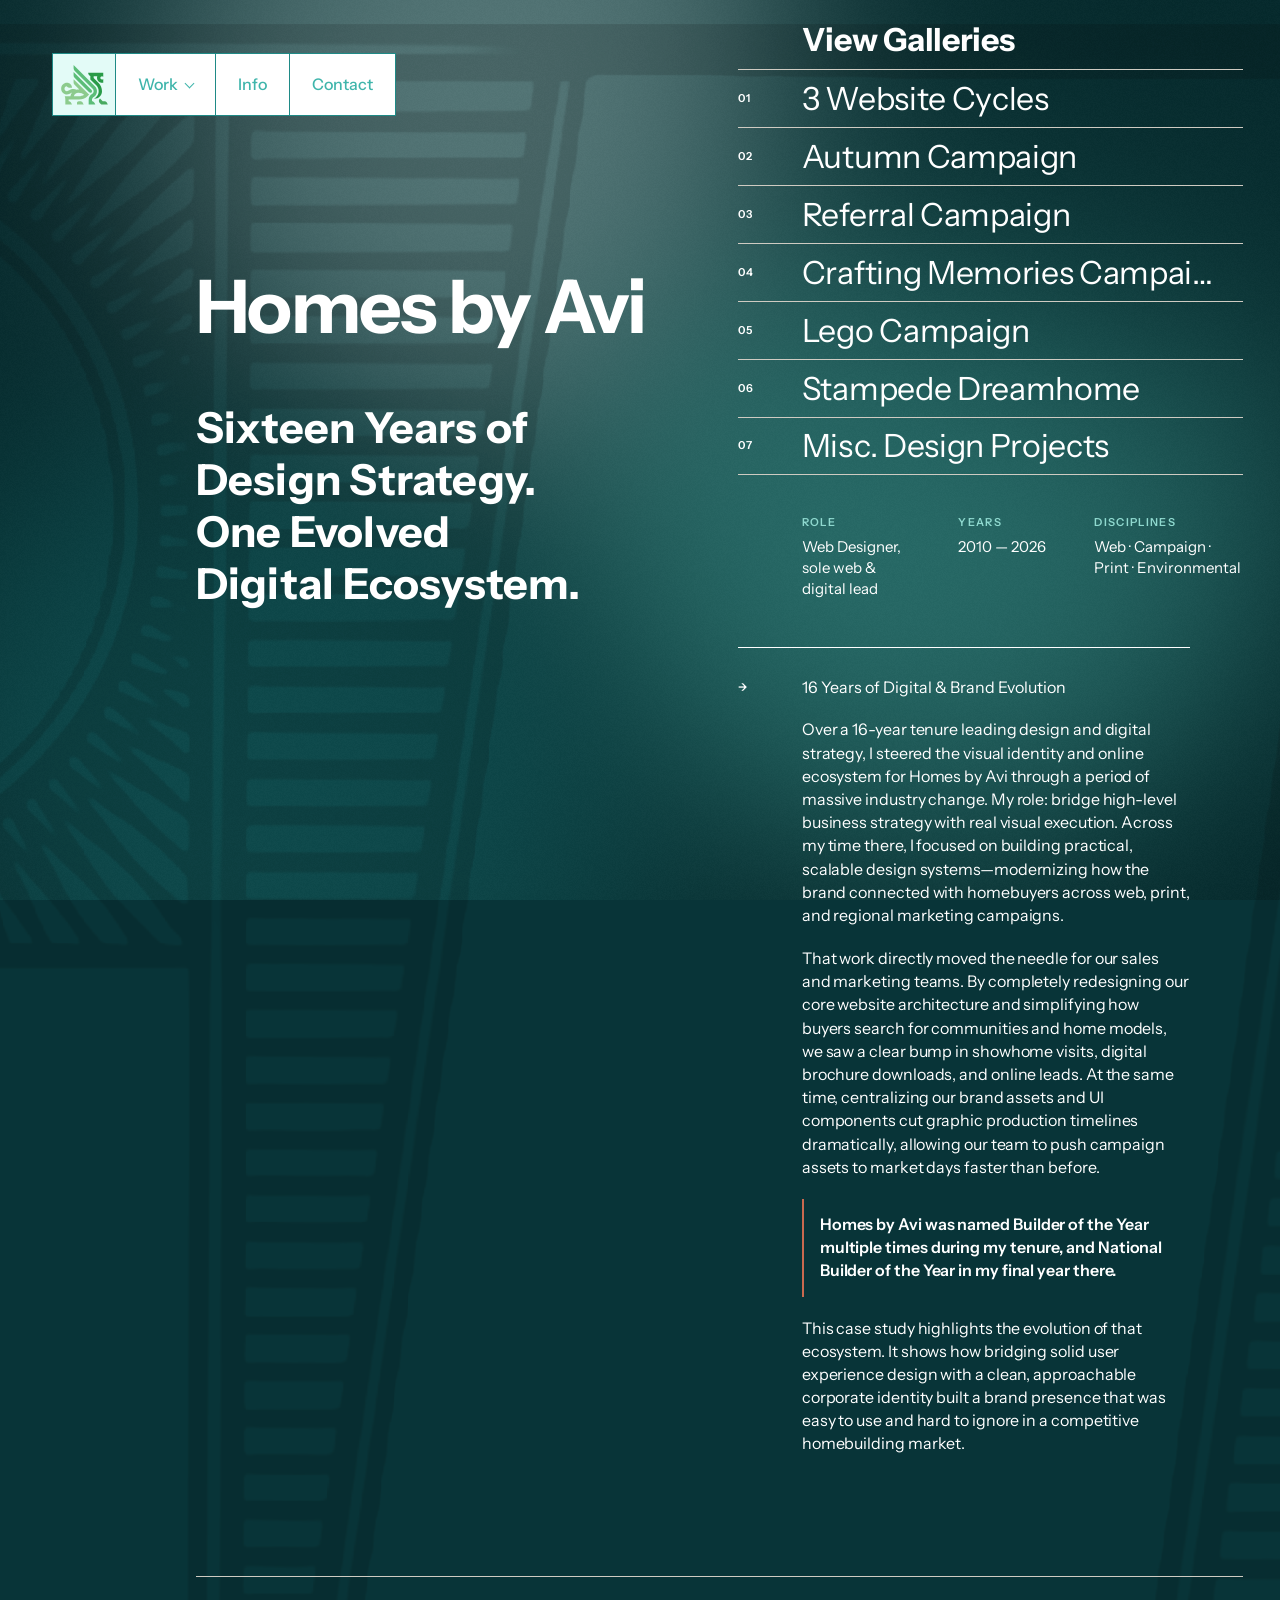
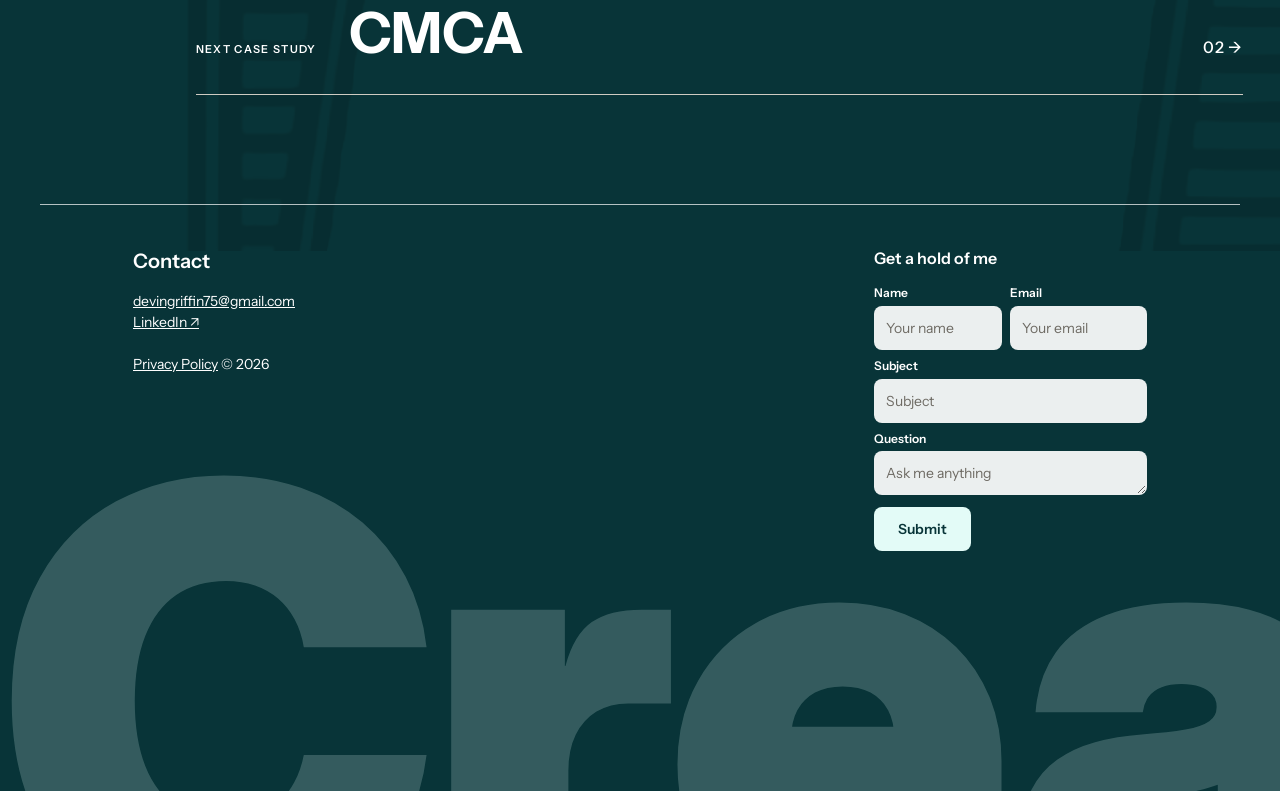
<file: work/homes-by-avi/index.html>
<!doctype html>
<html lang="en">
<head>
<meta charset="utf-8">
<meta name="viewport" content="width=device-width, initial-scale=1, viewport-fit=cover">
<!-- seo -->
<title>Homes by Avi Case Study | Devin Griffin</title>
<meta name="description" content="16 years as web designer for Homes by Avi: three website redesigns, community launch campaigns, print and brand standards for a Builder of the Year.">
<link rel="canonical" href="https://devingriffin.com/work/homes-by-avi/">
<meta name="author" content="Devin Griffin">
<meta property="og:type" content="website">
<meta property="og:site_name" content="Devin Griffin">
<meta property="og:title" content="Homes by Avi Case Study | Devin Griffin">
<meta property="og:description" content="16 years as web designer for Homes by Avi: three website redesigns, community launch campaigns, print and brand standards for a Builder of the Year.">
<meta property="og:url" content="https://devingriffin.com/work/homes-by-avi/">
<meta property="og:image" content="https://devingriffin.com/assets/og-card.jpg">
<meta property="og:image:width" content="1200"><meta property="og:image:height" content="630">
<meta property="og:image:alt" content="Devin Griffin, Senior Graphic &amp; Web Designer and Art Director, Calgary">
<meta property="og:locale" content="en_CA">
<meta name="twitter:card" content="summary_large_image">
<link rel="alternate" type="text/plain" href="/llms.txt" title="Devin Griffin: profile for AI agents">
<script type="application/ld+json">
{
 "@context": "https://schema.org",
 "@graph": [
  {
   "@type": "WebSite",
   "@id": "https://devingriffin.com/#website",
   "url": "https://devingriffin.com/",
   "name": "Devin Griffin",
   "publisher": {
    "@id": "https://devingriffin.com/#person"
   },
   "inLanguage": "en-CA"
  },
  {
   "@type": "WebPage",
   "@id": "https://devingriffin.com/work/homes-by-avi/",
   "url": "https://devingriffin.com/work/homes-by-avi/",
   "name": "Homes by Avi Case Study",
   "isPartOf": {
    "@id": "https://devingriffin.com/#website"
   },
   "mainEntity": {
    "@id": "https://devingriffin.com/work/homes-by-avi/#work"
   }
  },
  {
   "@type": "CreativeWork",
   "@id": "https://devingriffin.com/work/homes-by-avi/#work",
   "name": "Homes by Avi: 16 Years of Digital & Brand Evolution",
   "description": "Three full website redesigns, multi-channel community launch campaigns and corporate brand standards for a Calgary homebuilder named Builder of the Year multiple times.",
   "url": "https://devingriffin.com/work/homes-by-avi/",
   "creator": {
    "@id": "https://devingriffin.com/#person"
   },
   "sourceOrganization": {
    "@type": "Organization",
    "name": "Homes by Avi"
   },
   "temporalCoverage": "2010/2026",
   "keywords": "Web design, Campaign, Print, Environmental",
   "genre": "Graphic design case study",
   "hasPart": [
    {
     "@type": "CreativeWork",
     "name": "3 Website Cycles"
    },
    {
     "@type": "CreativeWork",
     "name": "Autumn Campaign"
    },
    {
     "@type": "CreativeWork",
     "name": "Referral Campaign"
    },
    {
     "@type": "CreativeWork",
     "name": "Crafting Memories Campaign"
    },
    {
     "@type": "CreativeWork",
     "name": "Lego Campaign"
    },
    {
     "@type": "CreativeWork",
     "name": "Stampede Dreamhome"
    },
    {
     "@type": "CreativeWork",
     "name": "Misc. Design Projects"
    }
   ]
  },
  {
   "@type": "BreadcrumbList",
   "itemListElement": [
    {
     "@type": "ListItem",
     "position": 1,
     "name": "Home",
     "item": "https://devingriffin.com/"
    },
    {
     "@type": "ListItem",
     "position": 2,
     "name": "Homes by Avi",
     "item": "https://devingriffin.com/work/homes-by-avi/"
    }
   ]
  }
 ]
}
</script>
<!-- /seo -->
<link rel="icon" href="../../assets/griffin-mark.svg" type="image/svg+xml">
<link rel="preconnect" href="https://fonts.googleapis.com">
<link rel="preconnect" href="https://fonts.gstatic.com" crossorigin>
<link rel="stylesheet" href="https://fonts.googleapis.com/css2?family=DM+Serif+Display&amp;family=Instrument+Sans:wght@400;500;600;700&amp;family=Inter:wght@400;900&amp;display=swap">
<link rel="stylesheet" href="../../styles.css">
<link rel="stylesheet" href="../../work.css">
<script>document.documentElement.classList.add('js')</script>
</head>
<body class="cs-body theme-teal">

<!-- Shader layer: live WebGL "Mesh drift"; the CSS gradient underneath is the no-WebGL fallback -->
<div class="shader-bg" aria-hidden="true" data-colors="#06191B,#1F7A7A,#6FE3D2,#F2FFFB"><canvas></canvas><div class="shader-bg__tint"></div></div>

<div class="page cs-page">
  <!-- architectural detail at 20% over the shader -->
  <picture class="cs-detail" aria-hidden="true">
    <source media="(max-width: 860px)" srcset="../../assets/work/hba-detail-m.webp">
    <img src="../../assets/work/hba-detail.webp" alt="" width="1440" height="1851">
  </picture>

  <header class="cs-header">
    <nav class="nav" aria-label="Primary">
      <a class="nav__logo fx" href="/" aria-label="Devin Griffin, home" data-reveal><img src="../../assets/griffin-mark.svg" alt="" width="47" height="40"></a>
      <div class="nav__links">
        <button class="fx nav__toggle" type="button" aria-expanded="false" aria-controls="work-menu" data-reveal>Work<span class="nav__caret" aria-hidden="true"></span></button>
        <a class="fx" href="/info/" data-reveal>Info</a>
        <a class="fx" href="#contact" data-reveal>Contact</a>
      </div>
      <div class="workmenu" id="work-menu" hidden>
        <p class="wm__head">Selected work</p>
        <ol class="wm__list">
          <li><a class="wm__row fx" href="/work/homes-by-avi/"><span class="wm__no">01</span><span class="wm__text"><span class="wm__name">Homes by Avi</span><span class="wm__sub">Web · Campaign · Print</span></span><span class="wm__dot" aria-hidden="true"></span></a></li>
          <li><a class="wm__row fx" href="/work/cmca/"><span class="wm__no">02</span><span class="wm__text"><span class="wm__name">CMCA</span><span class="wm__sub">Identity · Web · Social</span></span><span class="wm__dot" aria-hidden="true"></span></a></li>
          <li><a class="wm__row fx" href="/work/recent/"><span class="wm__no">03</span><span class="wm__text"><span class="wm__name">Recent Work</span><span class="wm__sub">Freelance identity &amp; web</span></span><span class="wm__dot" aria-hidden="true"></span></a></li>
        </ol>
      </div>
      <button class="burger" type="button" aria-label="Open menu" aria-expanded="false" aria-controls="menu" id="menu-open">
        <span data-reveal></span><span data-reveal></span><span data-reveal></span>
      </button>
    </nav>
  </header>

  <main class="cs">
    <div class="cs__intro">
      <h1 class="cs__title" data-reveal>Homes by Avi</h1>
      <p class="cs__tagline" data-reveal>Sixteen Years of Design Strategy. One Evolved Digital Ecosystem.</p>
    </div>

    <div class="cs__side">
      <nav class="galleries" aria-labelledby="galleries-title">
        <h2 class="galleries__head" id="galleries-title" data-reveal>View Galleries</h2>
        <ol class="galleries__list">
          <li data-reveal><button class="gal fx" type="button" data-gallery="website-cycles" aria-haspopup="dialog"><span class="gal__no">01</span><span class="gal__name">3 Website Cycles</span><span class="gal__dot" aria-hidden="true"></span></button></li>
          <li data-reveal><button class="gal fx" type="button" data-gallery="autumn-campaign" aria-haspopup="dialog"><span class="gal__no">02</span><span class="gal__name">Autumn Campaign</span><span class="gal__dot" aria-hidden="true"></span></button></li>
          <li data-reveal><button class="gal fx" type="button" data-gallery="referral-campaign" aria-haspopup="dialog"><span class="gal__no">03</span><span class="gal__name">Referral Campaign</span><span class="gal__dot" aria-hidden="true"></span></button></li>
          <li data-reveal><button class="gal fx" type="button" data-gallery="crafting-memories" aria-haspopup="dialog"><span class="gal__no">04</span><span class="gal__name">Crafting Memories Campaign</span><span class="gal__dot" aria-hidden="true"></span></button></li>
          <li data-reveal><button class="gal fx" type="button" data-gallery="lego-campaign" aria-haspopup="dialog"><span class="gal__no">05</span><span class="gal__name">Lego Campaign</span><span class="gal__dot" aria-hidden="true"></span></button></li>
          <li data-reveal><button class="gal fx" type="button" data-gallery="stampede-dreamhome" aria-haspopup="dialog"><span class="gal__no">06</span><span class="gal__name">Stampede Dreamhome</span><span class="gal__dot" aria-hidden="true"></span></button></li>
          <li data-reveal><button class="gal fx" type="button" data-gallery="misc-design" aria-haspopup="dialog"><span class="gal__no">07</span><span class="gal__name">Misc. Design Projects</span><span class="gal__dot" aria-hidden="true"></span></button></li>
        </ol>
      </nav>

      <dl class="cs-meta" data-reveal>
        <div><dt>Role</dt><dd>Web Designer, sole web &amp; digital lead</dd></div>
        <div><dt>Years</dt><dd>2010 — 2026</dd></div>
        <div><dt>Disciplines</dt><dd>Web · Campaign · Print · Environmental</dd></div>
      </dl>

      <article class="story" aria-labelledby="story-title">
        <span class="story__arrow" aria-hidden="true">→</span>
        <div class="story__body">
          <h2 class="story__title" id="story-title" data-reveal>16 Years of Digital &amp; Brand Evolution</h2>
          <p data-reveal>Over a 16-year tenure leading design and digital strategy, I steered the visual identity and online ecosystem for Homes by Avi through a period of massive industry change. My role: bridge high-level business strategy with real visual execution. Across my time there, I focused on building practical, scalable design systems—modernizing how the brand connected with homebuyers across web, print, and regional marketing campaigns.</p>
          <p data-reveal>That work directly moved the needle for our sales and marketing teams. By completely redesigning our core website architecture and simplifying how buyers search for communities and home models, we saw a clear bump in showhome visits, digital brochure downloads, and online leads. At the same time, centralizing our brand assets and UI components cut graphic production timelines dramatically, allowing our team to push campaign assets to market days faster than before.</p>
          <p class="story__proof" data-reveal><strong>Homes by Avi was named Builder of the Year multiple times during my tenure, and National Builder of the Year in my final year there.</strong></p>
          <p data-reveal>This case study highlights the evolution of that ecosystem. It shows how bridging solid user experience design with a clean, approachable corporate identity built a brand presence that was easy to use and hard to ignore in a competitive homebuilding market.</p>
        </div>
      </article>
    </div>

  </main>

  <!-- outside .cs so the sticky title stops before this stroke -->
  <div class="cs-after">
      <a class="cs-next fx" href="/work/cmca/" data-reveal>
        <span class="cs-next__label">Next case study</span>
        <span class="cs-next__name">CMCA</span>
        <span class="cs-next__no">02 <span aria-hidden="true">→</span></span>
      </a>

  </div>

  <footer class="footer cs-footer" id="contact">
    <div class="wrap">
      <div class="footer__rule" aria-hidden="true"></div>
      <div class="footer__grid">
        <div class="contact" data-reveal>
          <h2>Contact</h2>
          <div class="contact__lines">
            <a href="mailto:devingriffin75@gmail.com">devingriffin75@gmail.com</a>
            <a href="https://www.linkedin.com/in/devin-griffin-28359412/" target="_blank" rel="noopener">LinkedIn <span aria-hidden="true">↗</span></a>
          </div>
          <div class="contact__legal">
            <a href="/privacy/">Privacy Policy</a>
            <span>© 2026</span>
          </div>
        </div>
        <form class="form" id="contact-form" action="https://formspree.io/f/xqppngon" method="POST" data-endpoint="https://formspree.io/f/xqppngon" novalidate>
          <h2 data-reveal>Get a hold of me</h2>
          <div class="form__row" data-reveal>
            <div class="field"><label for="cf-name">Name</label><input id="cf-name" name="name" type="text" placeholder="Your name" autocomplete="name" required></div>
            <div class="field"><label for="cf-email">Email</label><input id="cf-email" name="email" type="email" placeholder="Your email" autocomplete="email" required></div>
          </div>
          <div class="field field--full" data-reveal><label for="cf-subject">Subject</label><input id="cf-subject" name="subject" type="text" placeholder="Subject"></div>
          <div class="field field--full" data-reveal><label for="cf-question">Question</label><textarea id="cf-question" name="question" placeholder="Ask me anything" rows="1" required></textarea></div>
          <button class="submit fx" type="submit" data-reveal>Submit</button>
          <p class="form__status" id="cf-status" role="status"></p>
          <input type="text" name="_gotcha" tabindex="-1" autocomplete="off" aria-hidden="true" style="position:absolute;left:-9999px">
        </form>
        <div class="legal-m"><a href="/privacy/">Privacy Policy</a><span>© 2026</span></div>
      </div>
    </div>
    <div class="giant" aria-hidden="true">
      <div class="giant__track"><span>Creativity Commands the Market.</span><span>Creativity Commands the Market.</span></div>
    </div>
  </footer>

  <!-- Gallery lightbox: filled from #gallery-data by work.js -->
  <div class="glb" id="glb" role="dialog" aria-modal="true" aria-labelledby="glb-title" hidden>
    <div class="glb__bar">
      <p class="glb__head"><span class="glb__title" id="glb-title"></span><span class="glb__count" aria-live="polite"><span id="glb-i">01</span> / <span id="glb-n">01</span></span></p>
      <button class="glb__close fx" type="button" id="glb-close" aria-label="Close gallery">
        <svg width="26" height="26" viewBox="0 0 26 26" fill="none" stroke="currentColor" stroke-width="2.5" aria-hidden="true"><path d="M3 3l20 20M23 3L3 23"/></svg>
      </button>
    </div>
    <div class="glb__stage" id="glb-stage" tabindex="-1">
      <figure class="glb__fig">
        <img class="glb__img" id="glb-img" alt="" decoding="async">
        <figcaption class="glb__cap" id="glb-cap"></figcaption>
      </figure>
    </div>
    <button class="glb__nav glb__nav--prev fx" type="button" id="glb-prev" aria-label="Previous image"><span aria-hidden="true">←</span></button>
    <button class="glb__nav glb__nav--next fx" type="button" id="glb-next" aria-label="Next image"><span aria-hidden="true">→</span></button>
    <ol class="glb__thumbs" id="glb-thumbs" aria-label="All images in this gallery"></ol>
  </div>
  <script type="application/json" id="gallery-data">{"base":"../../assets/work/hba/","galleries":{"website-cycles":{"title":"3 Website Cycles","items":[{"src":"01.webp","sm":"01-sm.webp","th":"01-th.webp","w":1200,"h":913,"alt":"2011 redesign: homepage","tall":false},{"src":"02.webp","sm":"02-sm.webp","th":"02-th.webp","w":1129,"h":2000,"alt":"2011 redesign: page layouts","tall":false},{"src":"03.webp","sm":"03-sm.webp","th":"03-th.webp","w":2000,"h":1334,"alt":"Site architecture and sitemap planning","tall":false},{"src":"04.webp","sm":"04-sm.webp","th":"04-th.webp","w":2000,"h":1333,"alt":"2013 site on desktop","tall":false},{"src":"05.webp","sm":"05-sm.webp","th":"05-th.webp","w":1200,"h":773,"alt":"2018 redesign: desktop homepage","tall":false},{"src":"06.webp","sm":"06-sm.webp","th":"06-th.webp","w":2000,"h":1200,"alt":"2018 redesign across desktop, laptop and tablet","tall":false},{"src":"07.webp","sm":"07-sm.webp","th":"07-th.webp","w":1200,"h":1326,"alt":"2018 redesign: tablet and mobile","tall":false},{"src":"08.webp","sm":"08-sm.webp","th":"08-th.webp","w":1200,"h":3497,"alt":"2018 redesign: community page","tall":true},{"src":"09.webp","sm":"09-sm.webp","th":"09-th.webp","w":2000,"h":1334,"alt":"2018 redesign: wireframes","tall":false},{"src":"10.webp","sm":"10-sm.webp","th":"10-th.webp","w":1200,"h":913,"alt":"2022 redesign: homepage","tall":false},{"src":"11.webp","sm":"11-sm.webp","th":"11-th.webp","w":1200,"h":1877,"alt":"2022 redesign: desktop and mobile","tall":false},{"src":"12.webp","sm":"12-sm.webp","th":"12-th.webp","w":1200,"h":1502,"alt":"2022 redesign: wireframe workshop","tall":false},{"src":"13.webp","sm":"13-sm.webp","th":"13-th.webp","w":2000,"h":1241,"alt":"2022 redesign: UX documentation","tall":false},{"src":"14.webp","sm":"14-sm.webp","th":"14-th.webp","w":2000,"h":1500,"alt":"2022 redesign: mobile","tall":false},{"src":"15.webp","sm":"15-sm.webp","th":"15-th.webp","w":2000,"h":1250,"alt":"2022 redesign: responsive system","tall":false}]},"autumn-campaign":{"title":"Autumn Campaign","items":[{"src":"01.webp","sm":"01-sm.webp","th":"01-th.webp","w":1440,"h":7219,"alt":"Landing page, desktop","tall":true},{"src":"02.webp","sm":"02-sm.webp","th":"02-th.webp","w":1500,"h":1200,"alt":"Mobile","tall":false},{"src":"03.webp","sm":"03-sm.webp","th":"03-th.webp","w":500,"h":6798,"alt":"Floor plan page, mobile","tall":true,"small":true},{"src":"04.webp","sm":"04-sm.webp","th":"04-th.webp","w":1440,"h":3374,"alt":"Floor plan page, desktop","tall":true},{"src":"05.webp","sm":"05-sm.webp","th":"05-th.webp","w":500,"h":8660,"alt":"Landing page, mobile","tall":true,"small":true},{"src":"06.webp","sm":"06-sm.webp","th":"06-th.webp","w":1200,"h":1062,"alt":"Sales centre TV slides","tall":false},{"src":"07.webp","sm":"07-sm.webp","th":"07-th.webp","w":1200,"h":1062,"alt":"Sales centre TV slides","tall":false},{"src":"08.webp","sm":"08-sm.webp","th":"08-th.webp","w":1500,"h":1000,"alt":"Transit shelter ads","tall":false},{"src":"09.webp","sm":"09-sm.webp","th":"09-th.webp","w":2000,"h":1333,"alt":"Transit shelter ad","tall":false}]},"referral-campaign":{"title":"Referral Campaign","items":[{"src":"01.webp","sm":"01-sm.webp","th":"01-th.webp","w":2000,"h":1338,"alt":"Street-level digital sign","tall":false},{"src":"02.webp","sm":"02-sm.webp","th":"02-th.webp","w":1200,"h":1491,"alt":"Landing page, desktop and mobile","tall":false},{"src":"03.webp","sm":"03-sm.webp","th":"03-th.webp","w":1440,"h":2844,"alt":"Landing page, desktop","tall":true},{"src":"04.webp","sm":"04-sm.webp","th":"04-th.webp","w":2000,"h":1353,"alt":"Table tent","tall":false},{"src":"05.webp","sm":"05-sm.webp","th":"05-th.webp","w":2000,"h":1333,"alt":"A-frame sign","tall":false},{"src":"06.webp","sm":"06-sm.webp","th":"06-th.webp","w":2000,"h":1500,"alt":"Referral form","tall":false}]},"crafting-memories":{"title":"Crafting Memories Campaign","items":[{"src":"01.webp","sm":"01-sm.webp","th":"01-th.webp","w":2000,"h":1500,"alt":"Campaign landing page","tall":false},{"src":"02.webp","sm":"02-sm.webp","th":"02-th.webp","w":612,"h":792,"alt":"Online ad set","tall":false,"small":true},{"src":"03.webp","sm":"03-sm.webp","th":"03-th.webp","w":1333,"h":2000,"alt":"Transit ad","tall":false},{"src":"04.webp","sm":"04-sm.webp","th":"04-th.webp","w":2000,"h":1334,"alt":"Magazine ad","tall":false},{"src":"05.webp","sm":"05-sm.webp","th":"05-th.webp","w":2000,"h":1500,"alt":"Digital sign","tall":false},{"src":"06.webp","sm":"06-sm.webp","th":"06-th.webp","w":2000,"h":1333,"alt":"Print ad series","tall":false},{"src":"07.webp","sm":"07-sm.webp","th":"07-th.webp","w":2000,"h":1333,"alt":"Billboard","tall":false},{"src":"08.webp","sm":"08-sm.webp","th":"08-th.webp","w":2000,"h":1334,"alt":"Billboard","tall":false}]},"lego-campaign":{"title":"Lego Campaign","items":[{"src":"01.webp","sm":"01-sm.webp","th":"01-th.webp","w":1500,"h":2000,"alt":"Billboard","tall":false},{"src":"02.webp","sm":"02-sm.webp","th":"02-th.webp","w":2000,"h":1500,"alt":"Magazine ad","tall":false},{"src":"03.webp","sm":"03-sm.webp","th":"03-th.webp","w":2000,"h":1333,"alt":"A-frame sign","tall":false},{"src":"04.webp","sm":"04-sm.webp","th":"04-th.webp","w":2000,"h":1336,"alt":"Billboard","tall":false},{"src":"05.webp","sm":"05-sm.webp","th":"05-th.webp","w":2000,"h":1333,"alt":"Digital sign","tall":false},{"src":"06.webp","sm":"06-sm.webp","th":"06-th.webp","w":2000,"h":1134,"alt":"Rooftop billboard","tall":false},{"src":"07.webp","sm":"07-sm.webp","th":"07-th.webp","w":1203,"h":2000,"alt":"Poster","tall":false},{"src":"08.webp","sm":"08-sm.webp","th":"08-th.webp","w":1545,"h":2000,"alt":"Social media set","tall":false},{"src":"09.webp","sm":"09-sm.webp","th":"09-th.webp","w":2000,"h":1500,"alt":"Web, desktop","tall":false}]},"stampede-dreamhome":{"title":"Stampede Dreamhome","items":[{"src":"01.webp","sm":"01-sm.webp","th":"01-th.webp","w":1200,"h":1027,"alt":"Dream Home identities across years","tall":false},{"src":"02.webp","sm":"02-sm.webp","th":"02-th.webp","w":1440,"h":3919,"alt":"2018 floor plans page","tall":true},{"src":"03.webp","sm":"03-sm.webp","th":"03-th.webp","w":2000,"h":1500,"alt":"2017 poster","tall":false},{"src":"04.webp","sm":"04-sm.webp","th":"04-th.webp","w":1440,"h":4234,"alt":"2017 interior page","tall":true},{"src":"05.webp","sm":"05-sm.webp","th":"05-th.webp","w":2000,"h":1500,"alt":"2016 handout","tall":false},{"src":"06.webp","sm":"06-sm.webp","th":"06-th.webp","w":1500,"h":1672,"alt":"2016 handout, inside spread","tall":false},{"src":"07.webp","sm":"07-sm.webp","th":"07-th.webp","w":1149,"h":2000,"alt":"2016 homepage","tall":false},{"src":"08.webp","sm":"08-sm.webp","th":"08-th.webp","w":1088,"h":2000,"alt":"2015 homepage","tall":false},{"src":"09.webp","sm":"09-sm.webp","th":"09-th.webp","w":2000,"h":1500,"alt":"2015 handout","tall":false},{"src":"10.webp","sm":"10-sm.webp","th":"10-th.webp","w":1900,"h":1100,"alt":"2012 homepage","tall":false}]},"misc-design":{"title":"Misc. Design Projects","items":[{"src":"01.webp","sm":"01-sm.webp","th":"01-th.webp","w":612,"h":792,"alt":"Black Friday online ads","tall":false,"small":true},{"src":"02.webp","sm":"02-sm.webp","th":"02-th.webp","w":612,"h":792,"alt":"Grand opening online ads","tall":false,"small":true},{"src":"03.webp","sm":"03-sm.webp","th":"03-th.webp","w":600,"h":380,"alt":"Condo buyer posters","tall":false,"small":true},{"src":"04.webp","sm":"04-sm.webp","th":"04-th.webp","w":1920,"h":1080,"alt":"Brand billboard","tall":false},{"src":"05.webp","sm":"05-sm.webp","th":"05-th.webp","w":1920,"h":1080,"alt":"Brand billboard","tall":false},{"src":"06.webp","sm":"06-sm.webp","th":"06-th.webp","w":1920,"h":1080,"alt":"Brand billboard","tall":false},{"src":"07.webp","sm":"07-sm.webp","th":"07-th.webp","w":900,"h":1080,"alt":"Magazine ad","tall":false},{"src":"08.webp","sm":"08-sm.webp","th":"08-th.webp","w":900,"h":1080,"alt":"Magazine ad","tall":false},{"src":"09.webp","sm":"09-sm.webp","th":"09-th.webp","w":1200,"h":792,"alt":"Inspirations logo","tall":false},{"src":"10.webp","sm":"10-sm.webp","th":"10-th.webp","w":1200,"h":792,"alt":"My Avi Trade logo","tall":false}]}}}</script>

  <div class="menu" id="menu" hidden>
    <button class="menu__close" type="button" id="menu-close" aria-label="Close menu">
      <svg width="26" height="26" viewBox="0 0 26 26" fill="none" stroke="currentColor" stroke-width="2.5" aria-hidden="true"><path d="M3 3l20 20M23 3L3 23"/></svg>
    </button>
    <a href="/">Home</a>
    <button class="menu__toggle" type="button" aria-expanded="false" aria-controls="menu-work">Work<span class="menu__pm" aria-hidden="true"></span></button>
    <ul class="menu__sub" id="menu-work" hidden>
      <li><a href="/work/homes-by-avi/"><span class="menu__no">01</span>Homes by Avi</a></li>
      <li><a href="/work/cmca/"><span class="menu__no">02</span>CMCA</a></li>
      <li><a href="/work/recent/"><span class="menu__no">03</span>Recent Work</a></li>
    </ul>
    <a href="/info/">Info</a>
    <a href="#contact" data-close>Contact</a>
  </div>
</div>

<script src="../../shader.js" defer></script>
<script src="../../main.js" defer></script>
<script src="../../work.js" defer></script>
</body>
</html>
</file>
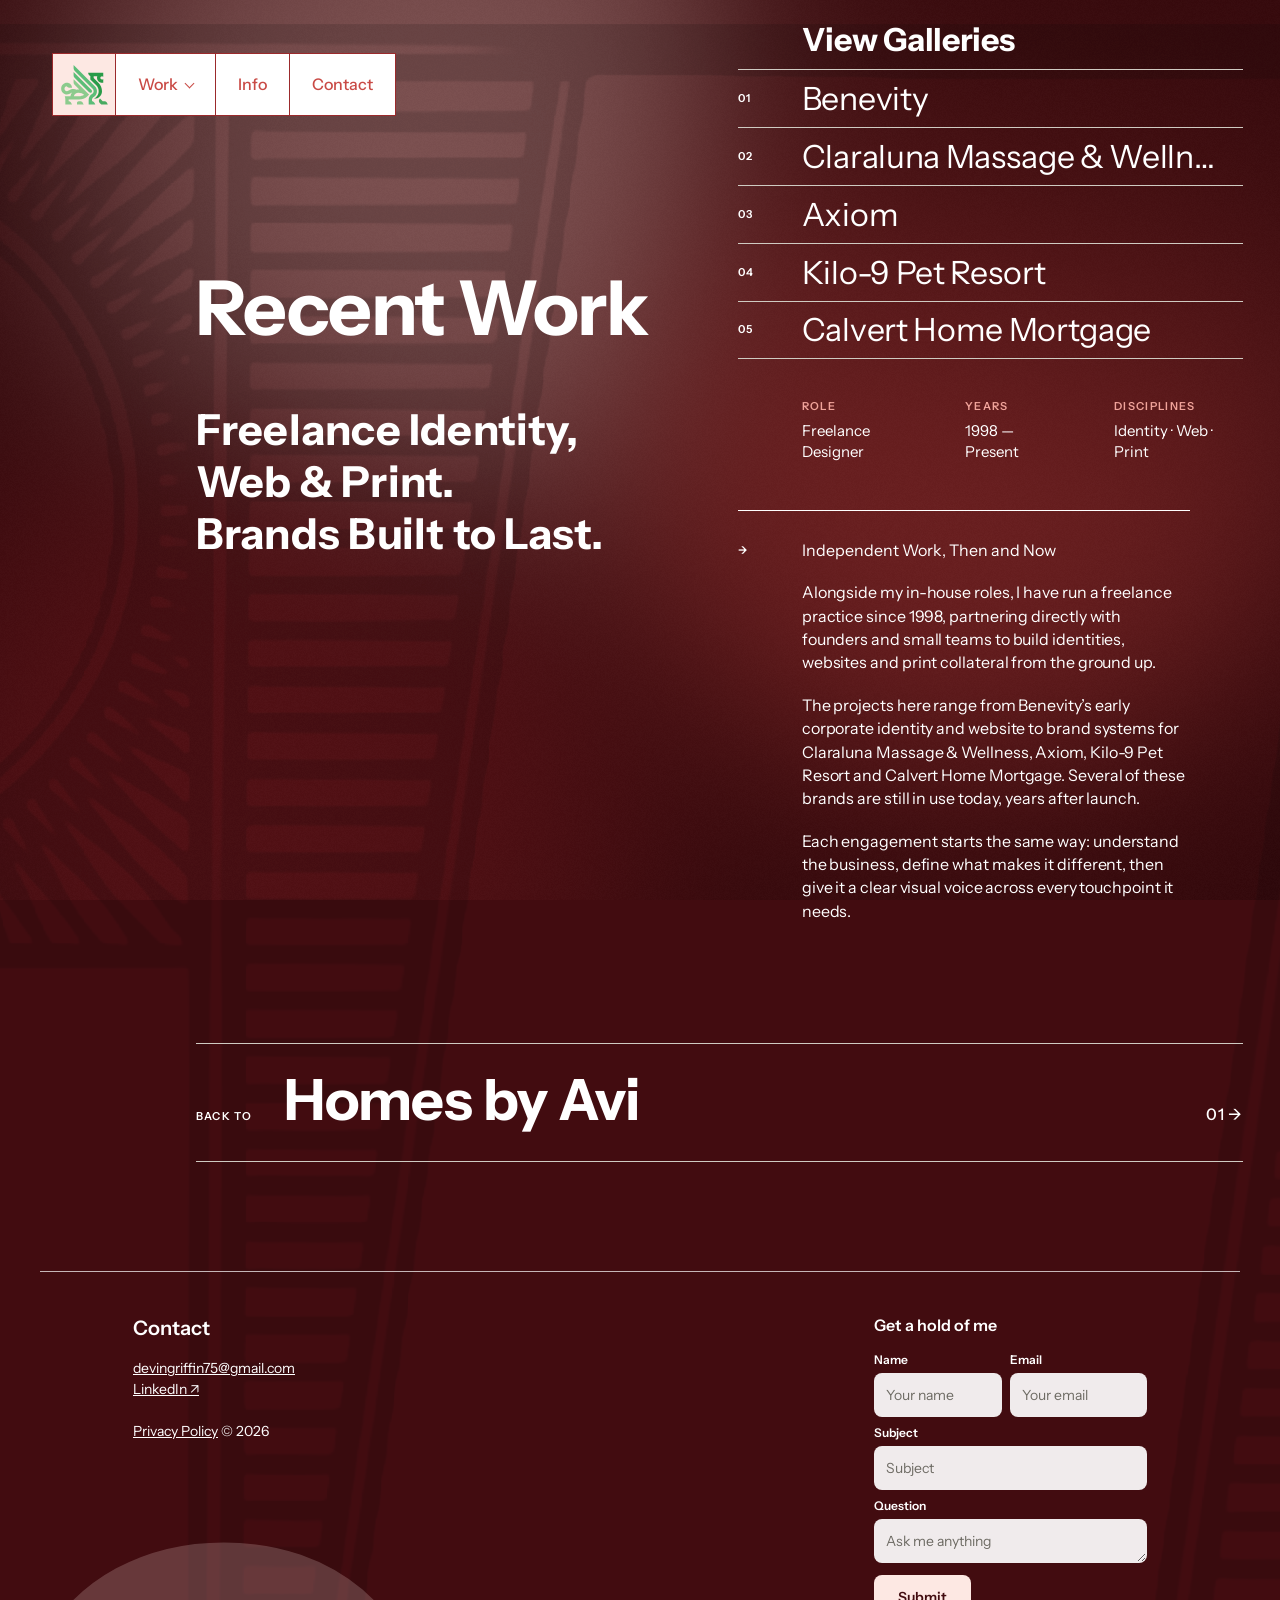
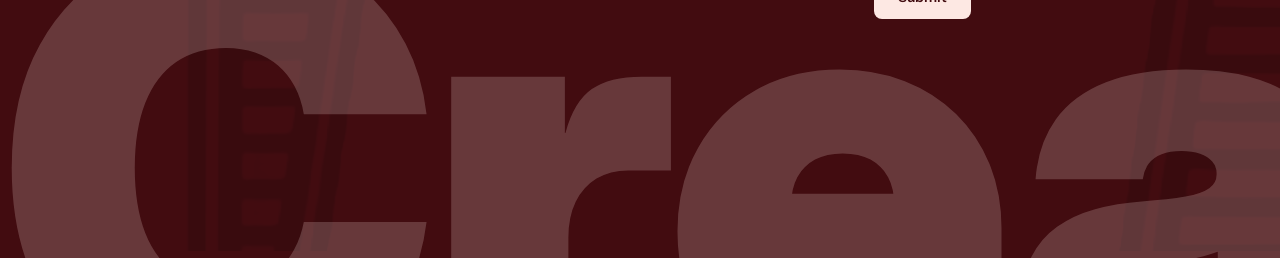
<file: work/recent/index.html>
<!doctype html>
<html lang="en">
<head>
<meta charset="utf-8">
<meta name="viewport" content="width=device-width, initial-scale=1, viewport-fit=cover">
<!-- seo -->
<title>Recent Work | Devin Griffin</title>
<meta name="description" content="Freelance identity, web and print work: Benevity, Claraluna Massage &amp; Wellness, Axiom, Kilo-9 Pet Resort and Calvert Home Mortgage.">
<link rel="canonical" href="https://devingriffin.com/work/recent/">
<meta name="author" content="Devin Griffin">
<meta property="og:type" content="website">
<meta property="og:site_name" content="Devin Griffin">
<meta property="og:title" content="Recent Work | Devin Griffin">
<meta property="og:description" content="Freelance identity, web and print work: Benevity, Claraluna Massage &amp; Wellness, Axiom, Kilo-9 Pet Resort and Calvert Home Mortgage.">
<meta property="og:url" content="https://devingriffin.com/work/recent/">
<meta property="og:image" content="https://devingriffin.com/assets/og-card.jpg">
<meta property="og:image:width" content="1200"><meta property="og:image:height" content="630">
<meta property="og:image:alt" content="Devin Griffin, Senior Graphic &amp; Web Designer and Art Director, Calgary">
<meta property="og:locale" content="en_CA">
<meta name="twitter:card" content="summary_large_image">
<link rel="alternate" type="text/plain" href="/llms.txt" title="Devin Griffin: profile for AI agents">
<script type="application/ld+json">
{
 "@context": "https://schema.org",
 "@graph": [
  {
   "@type": "WebSite",
   "@id": "https://devingriffin.com/#website",
   "url": "https://devingriffin.com/",
   "name": "Devin Griffin",
   "publisher": {
    "@id": "https://devingriffin.com/#person"
   },
   "inLanguage": "en-CA"
  },
  {
   "@type": "CollectionPage",
   "@id": "https://devingriffin.com/work/recent/",
   "url": "https://devingriffin.com/work/recent/",
   "name": "Recent Work",
   "isPartOf": {
    "@id": "https://devingriffin.com/#website"
   },
   "about": {
    "@id": "https://devingriffin.com/#person"
   },
   "hasPart": [
    {
     "@type": "CreativeWork",
     "name": "Benevity",
     "creator": {
      "@id": "https://devingriffin.com/#person"
     }
    },
    {
     "@type": "CreativeWork",
     "name": "Claraluna Massage &amp; Wellness",
     "creator": {
      "@id": "https://devingriffin.com/#person"
     }
    },
    {
     "@type": "CreativeWork",
     "name": "Axiom",
     "creator": {
      "@id": "https://devingriffin.com/#person"
     }
    },
    {
     "@type": "CreativeWork",
     "name": "Kilo-9 Pet Resort",
     "creator": {
      "@id": "https://devingriffin.com/#person"
     }
    },
    {
     "@type": "CreativeWork",
     "name": "Calvert Home Mortgage",
     "creator": {
      "@id": "https://devingriffin.com/#person"
     }
    }
   ]
  },
  {
   "@type": "BreadcrumbList",
   "itemListElement": [
    {
     "@type": "ListItem",
     "position": 1,
     "name": "Home",
     "item": "https://devingriffin.com/"
    },
    {
     "@type": "ListItem",
     "position": 2,
     "name": "Recent Work",
     "item": "https://devingriffin.com/work/recent/"
    }
   ]
  }
 ]
}
</script>
<!-- /seo -->
<link rel="icon" href="../../assets/griffin-mark.svg" type="image/svg+xml">
<link rel="preconnect" href="https://fonts.googleapis.com">
<link rel="preconnect" href="https://fonts.gstatic.com" crossorigin>
<link rel="stylesheet" href="https://fonts.googleapis.com/css2?family=DM+Serif+Display&amp;family=Instrument+Sans:wght@400;500;600;700&amp;family=Inter:wght@400;900&amp;display=swap">
<link rel="stylesheet" href="../../styles.css">
<link rel="stylesheet" href="../../work.css">
<script>document.documentElement.classList.add('js')</script>
</head>
<body class="cs-body theme-red">

<!-- Shader layer: live WebGL "Mesh drift"; the CSS gradient underneath is the no-WebGL fallback -->
<div class="shader-bg" aria-hidden="true" data-colors="#1A0606,#7A1E22,#E0574F,#FFE9DF"><canvas></canvas><div class="shader-bg__tint"></div></div>

<div class="page cs-page">
  <!-- architectural detail at 20% over the shader -->
  <picture class="cs-detail" aria-hidden="true">
    <source media="(max-width: 860px)" srcset="../../assets/work/hba-detail-m.webp">
    <img src="../../assets/work/hba-detail.webp" alt="" width="1440" height="1851">
  </picture>

  <header class="cs-header">
    <nav class="nav" aria-label="Primary">
      <a class="nav__logo fx" href="/" aria-label="Devin Griffin, home" data-reveal><img src="../../assets/griffin-mark.svg" alt="" width="47" height="40"></a>
      <div class="nav__links">
        <button class="fx nav__toggle" type="button" aria-expanded="false" aria-controls="work-menu" data-reveal>Work<span class="nav__caret" aria-hidden="true"></span></button>
        <a class="fx" href="/info/" data-reveal>Info</a>
        <a class="fx" href="#contact" data-reveal>Contact</a>
      </div>
      <div class="workmenu" id="work-menu" hidden>
        <p class="wm__head">Selected work</p>
        <ol class="wm__list">
          <li><a class="wm__row fx" href="/work/homes-by-avi/"><span class="wm__no">01</span><span class="wm__text"><span class="wm__name">Homes by Avi</span><span class="wm__sub">Web · Campaign · Print</span></span><span class="wm__dot" aria-hidden="true"></span></a></li>
          <li><a class="wm__row fx" href="/work/cmca/"><span class="wm__no">02</span><span class="wm__text"><span class="wm__name">CMCA</span><span class="wm__sub">Identity · Web · Social</span></span><span class="wm__dot" aria-hidden="true"></span></a></li>
          <li><a class="wm__row fx" href="/work/recent/"><span class="wm__no">03</span><span class="wm__text"><span class="wm__name">Recent Work</span><span class="wm__sub">Freelance identity &amp; web</span></span><span class="wm__dot" aria-hidden="true"></span></a></li>
        </ol>
      </div>
      <button class="burger" type="button" aria-label="Open menu" aria-expanded="false" aria-controls="menu" id="menu-open">
        <span data-reveal></span><span data-reveal></span><span data-reveal></span>
      </button>
    </nav>
  </header>

  <main class="cs">
    <div class="cs__intro">
      <h1 class="cs__title" data-reveal>Recent Work</h1>
      <p class="cs__tagline" data-reveal>Freelance Identity, Web &amp; Print. Brands Built to Last.</p>
    </div>

    <div class="cs__side">
      <nav class="galleries" aria-labelledby="galleries-title">
        <h2 class="galleries__head" id="galleries-title" data-reveal>View Galleries</h2>
        <ol class="galleries__list">
          <li data-reveal><button class="gal fx" type="button" data-gallery="benevity" aria-haspopup="dialog"><span class="gal__no">01</span><span class="gal__name">Benevity</span><span class="gal__dot" aria-hidden="true"></span></button></li>
          <li data-reveal><button class="gal fx" type="button" data-gallery="claraluna" aria-haspopup="dialog"><span class="gal__no">02</span><span class="gal__name">Claraluna Massage &amp; Wellness</span><span class="gal__dot" aria-hidden="true"></span></button></li>
          <li data-reveal><button class="gal fx" type="button" data-gallery="axiom" aria-haspopup="dialog"><span class="gal__no">03</span><span class="gal__name">Axiom</span><span class="gal__dot" aria-hidden="true"></span></button></li>
          <li data-reveal><button class="gal fx" type="button" data-gallery="kilo-9" aria-haspopup="dialog"><span class="gal__no">04</span><span class="gal__name">Kilo-9 Pet Resort</span><span class="gal__dot" aria-hidden="true"></span></button></li>
          <li data-reveal><button class="gal fx" type="button" data-gallery="calvert" aria-haspopup="dialog"><span class="gal__no">05</span><span class="gal__name">Calvert Home Mortgage</span><span class="gal__dot" aria-hidden="true"></span></button></li>
        </ol>
      </nav>

      <dl class="cs-meta" data-reveal>
        <div><dt>Role</dt><dd>Freelance Designer</dd></div>
        <div><dt>Years</dt><dd>1998 — Present</dd></div>
        <div><dt>Disciplines</dt><dd>Identity · Web · Print</dd></div>
      </dl>

      <article class="story" aria-labelledby="story-title">
        <span class="story__arrow" aria-hidden="true">→</span>
        <div class="story__body">
          <h2 class="story__title" id="story-title" data-reveal>Independent Work, Then and Now</h2>
          <p data-reveal>Alongside my in-house roles, I have run a freelance practice since 1998, partnering directly with founders and small teams to build identities, websites and print collateral from the ground up.</p>
          <p data-reveal>The projects here range from Benevity’s early corporate identity and website to brand systems for Claraluna Massage &amp; Wellness, Axiom, Kilo-9 Pet Resort and Calvert Home Mortgage. Several of these brands are still in use today, years after launch.</p>
          <p data-reveal>Each engagement starts the same way: understand the business, define what makes it different, then give it a clear visual voice across every touchpoint it needs.</p>
        </div>
      </article>
    </div>

  </main>

  <!-- outside .cs so the sticky title stops before this stroke -->
  <div class="cs-after">
      <a class="cs-next fx" href="/work/homes-by-avi/" data-reveal>
        <span class="cs-next__label">Back to</span>
        <span class="cs-next__name">Homes by Avi</span>
        <span class="cs-next__no">01 <span aria-hidden="true">→</span></span>
      </a>

  </div>

  <footer class="footer cs-footer" id="contact">
    <div class="wrap">
      <div class="footer__rule" aria-hidden="true"></div>
      <div class="footer__grid">
        <div class="contact" data-reveal>
          <h2>Contact</h2>
          <div class="contact__lines">
            <a href="mailto:devingriffin75@gmail.com">devingriffin75@gmail.com</a>
            <a href="https://www.linkedin.com/in/devin-griffin-28359412/" target="_blank" rel="noopener">LinkedIn <span aria-hidden="true">↗</span></a>
          </div>
          <div class="contact__legal">
            <a href="/privacy/">Privacy Policy</a>
            <span>© 2026</span>
          </div>
        </div>
        <form class="form" id="contact-form" action="https://formspree.io/f/xqppngon" method="POST" data-endpoint="https://formspree.io/f/xqppngon" novalidate>
          <h2 data-reveal>Get a hold of me</h2>
          <div class="form__row" data-reveal>
            <div class="field"><label for="cf-name">Name</label><input id="cf-name" name="name" type="text" placeholder="Your name" autocomplete="name" required></div>
            <div class="field"><label for="cf-email">Email</label><input id="cf-email" name="email" type="email" placeholder="Your email" autocomplete="email" required></div>
          </div>
          <div class="field field--full" data-reveal><label for="cf-subject">Subject</label><input id="cf-subject" name="subject" type="text" placeholder="Subject"></div>
          <div class="field field--full" data-reveal><label for="cf-question">Question</label><textarea id="cf-question" name="question" placeholder="Ask me anything" rows="1" required></textarea></div>
          <button class="submit fx" type="submit" data-reveal>Submit</button>
          <p class="form__status" id="cf-status" role="status"></p>
          <input type="text" name="_gotcha" tabindex="-1" autocomplete="off" aria-hidden="true" style="position:absolute;left:-9999px">
        </form>
        <div class="legal-m"><a href="/privacy/">Privacy Policy</a><span>© 2026</span></div>
      </div>
    </div>
    <div class="giant" aria-hidden="true">
      <div class="giant__track"><span>Creativity Commands the Market.</span><span>Creativity Commands the Market.</span></div>
    </div>
  </footer>

  <!-- Gallery lightbox: filled from #gallery-data by work.js -->
  <div class="glb" id="glb" role="dialog" aria-modal="true" aria-labelledby="glb-title" hidden>
    <div class="glb__bar">
      <p class="glb__head"><span class="glb__title" id="glb-title"></span><span class="glb__count" aria-live="polite"><span id="glb-i">01</span> / <span id="glb-n">01</span></span></p>
      <button class="glb__close fx" type="button" id="glb-close" aria-label="Close gallery">
        <svg width="26" height="26" viewBox="0 0 26 26" fill="none" stroke="currentColor" stroke-width="2.5" aria-hidden="true"><path d="M3 3l20 20M23 3L3 23"/></svg>
      </button>
    </div>
    <div class="glb__stage" id="glb-stage" tabindex="-1">
      <figure class="glb__fig">
        <img class="glb__img" id="glb-img" alt="" decoding="async">
        <figcaption class="glb__cap" id="glb-cap"></figcaption>
      </figure>
    </div>
    <button class="glb__nav glb__nav--prev fx" type="button" id="glb-prev" aria-label="Previous image"><span aria-hidden="true">←</span></button>
    <button class="glb__nav glb__nav--next fx" type="button" id="glb-next" aria-label="Next image"><span aria-hidden="true">→</span></button>
    <ol class="glb__thumbs" id="glb-thumbs" aria-label="All images in this gallery"></ol>
  </div>
  <script type="application/json" id="gallery-data">{"base":"../../assets/work/recent/","galleries":{"benevity":{"title":"Benevity","items":[{"src":"01.webp","sm":"01-sm.webp","th":"01-th.webp","w":2000,"h":1500,"alt":"Business cards","tall":false},{"src":"02.webp","sm":"02-sm.webp","th":"02-th.webp","w":1200,"h":900,"alt":"Logo","tall":false},{"src":"03.webp","sm":"03-sm.webp","th":"03-th.webp","w":1500,"h":1033,"alt":"Website","tall":false}]},"claraluna":{"title":"Claraluna Massage & Wellness","items":[{"src":"01.webp","sm":"01-sm.webp","th":"01-th.webp","w":1200,"h":900,"alt":"Logo","tall":false},{"src":"02.webp","sm":"02-sm.webp","th":"02-th.webp","w":1200,"h":900,"alt":"Business cards","tall":false},{"src":"03.webp","sm":"03-sm.webp","th":"03-th.webp","w":1200,"h":900,"alt":"Brand guidelines","tall":false}]},"axiom":{"title":"Axiom","items":[{"src":"01.webp","sm":"01-sm.webp","th":"01-th.webp","w":2000,"h":1500,"alt":"Brand guide","tall":false},{"src":"02.webp","sm":"02-sm.webp","th":"02-th.webp","w":1200,"h":900,"alt":"Product platform, desktop and mobile","tall":false}]},"kilo-9":{"title":"Kilo-9 Pet Resort","items":[{"src":"01.webp","sm":"01-sm.webp","th":"01-th.webp","w":1200,"h":800,"alt":"Logo","tall":false},{"src":"02.webp","sm":"02-sm.webp","th":"02-th.webp","w":1200,"h":900,"alt":"Website","tall":false},{"src":"03.webp","sm":"03-sm.webp","th":"03-th.webp","w":2000,"h":1500,"alt":"Brand handout","tall":false},{"src":"04.webp","sm":"04-sm.webp","th":"04-th.webp","w":612,"h":792,"alt":"Handout","tall":false,"small":true}]},"calvert":{"title":"Calvert Home Mortgage","items":[{"src":"01.webp","sm":"01-sm.webp","th":"01-th.webp","w":1200,"h":718,"alt":"Logo","tall":false},{"src":"02.webp","sm":"02-sm.webp","th":"02-th.webp","w":1200,"h":900,"alt":"Brochure","tall":false},{"src":"03.webp","sm":"03-sm.webp","th":"03-th.webp","w":1200,"h":900,"alt":"Business cards","tall":false},{"src":"04.webp","sm":"04-sm.webp","th":"04-th.webp","w":2000,"h":1600,"alt":"Kit folder","tall":false},{"src":"05.webp","sm":"05-sm.webp","th":"05-th.webp","w":1200,"h":900,"alt":"Presentation folder","tall":false},{"src":"06.webp","sm":"06-sm.webp","th":"06-th.webp","w":1200,"h":675,"alt":"Website","tall":false}]}}}</script>

  <div class="menu" id="menu" hidden>
    <button class="menu__close" type="button" id="menu-close" aria-label="Close menu">
      <svg width="26" height="26" viewBox="0 0 26 26" fill="none" stroke="currentColor" stroke-width="2.5" aria-hidden="true"><path d="M3 3l20 20M23 3L3 23"/></svg>
    </button>
    <a href="/">Home</a>
    <button class="menu__toggle" type="button" aria-expanded="false" aria-controls="menu-work">Work<span class="menu__pm" aria-hidden="true"></span></button>
    <ul class="menu__sub" id="menu-work" hidden>
      <li><a href="/work/homes-by-avi/"><span class="menu__no">01</span>Homes by Avi</a></li>
      <li><a href="/work/cmca/"><span class="menu__no">02</span>CMCA</a></li>
      <li><a href="/work/recent/"><span class="menu__no">03</span>Recent Work</a></li>
    </ul>
    <a href="/info/">Info</a>
    <a href="#contact" data-close>Contact</a>
  </div>
</div>

<script src="../../shader.js" defer></script>
<script src="../../main.js" defer></script>
<script src="../../work.js" defer></script>
</body>
</html>
</file>
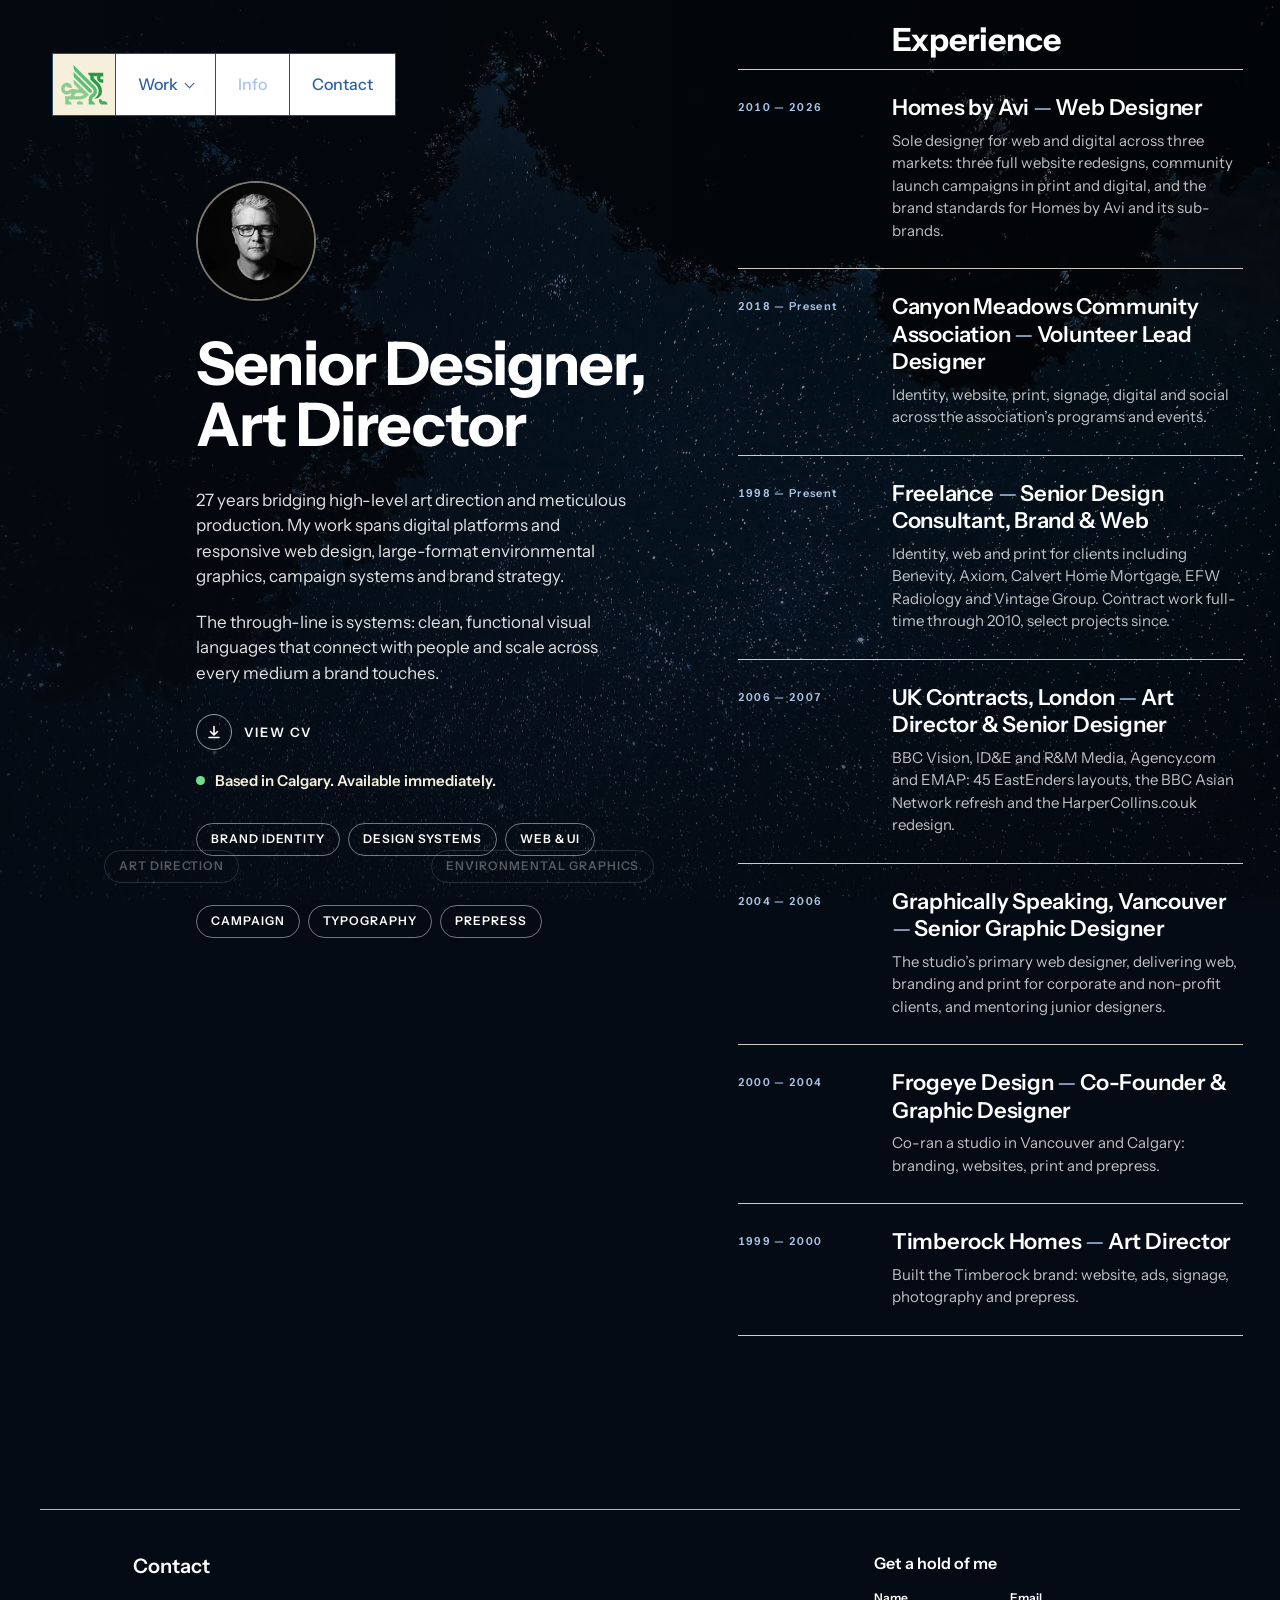
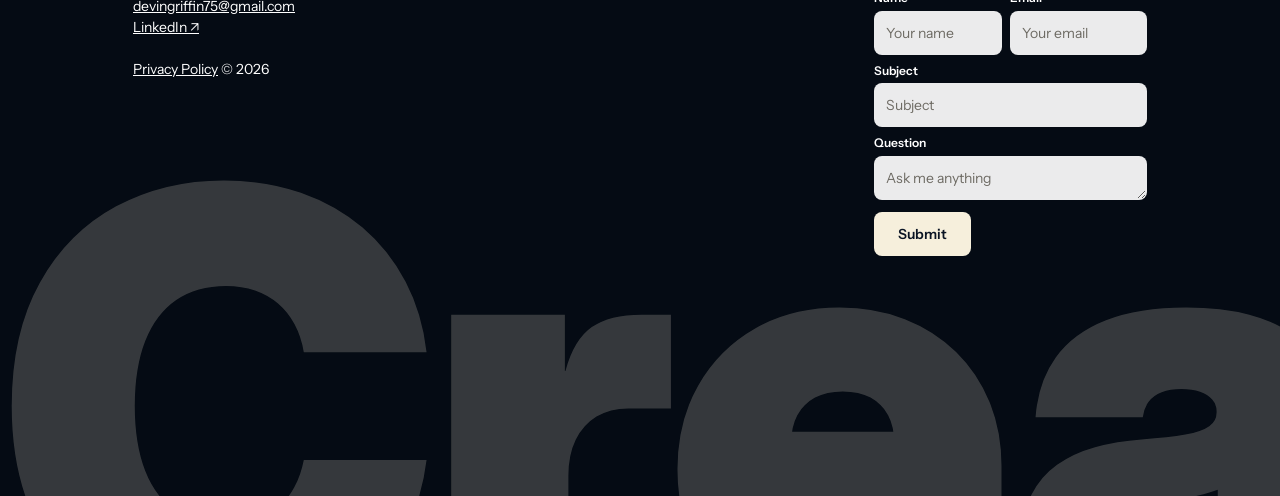
<file: info.html>
<!doctype html>
<html lang="en"><head><meta charset="utf-8">
<title>Moved | Devin Griffin</title>
<link rel="canonical" href="https://devingriffin.com/info/">
<meta name="robots" content="noindex">
<meta http-equiv="refresh" content="0; url=/info/">
<script>location.replace('/info/' + location.hash)</script>
</head><body><p>This page has moved to <a href="/info/">devingriffin.com/info/</a>.</p></body></html>
</file>
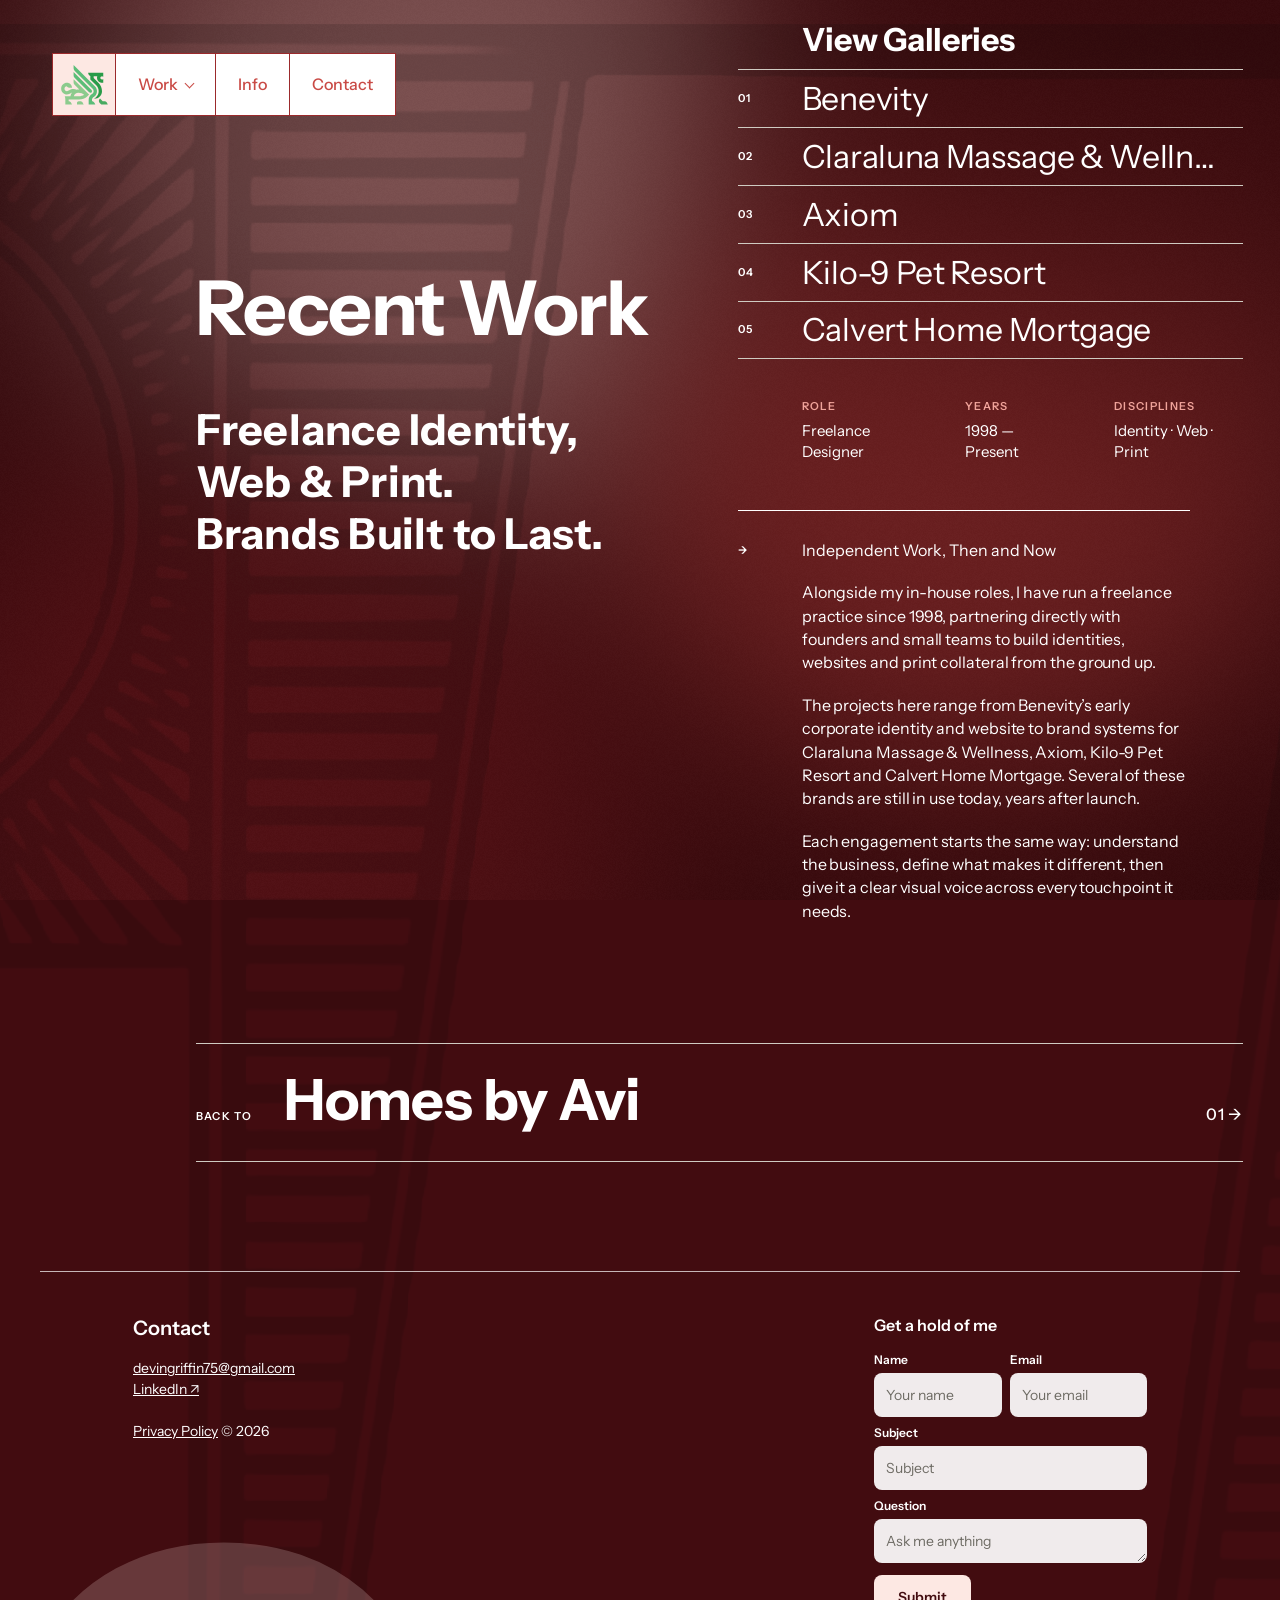
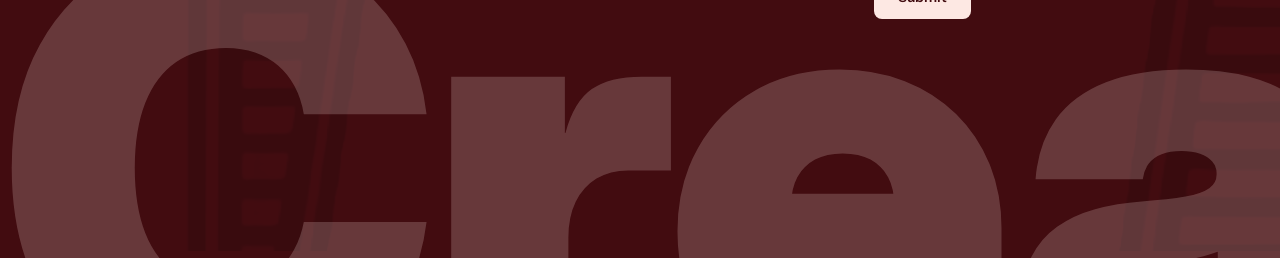
<file: work-archive.html>
<!doctype html>
<html lang="en"><head><meta charset="utf-8">
<title>Moved | Devin Griffin</title>
<link rel="canonical" href="https://devingriffin.com/work/recent/">
<meta name="robots" content="noindex">
<meta http-equiv="refresh" content="0; url=/work/recent/">
<script>location.replace('/work/recent/' + location.hash)</script>
</head><body><p>This page has moved to <a href="/work/recent/">devingriffin.com/work/recent/</a>.</p></body></html>
</file>
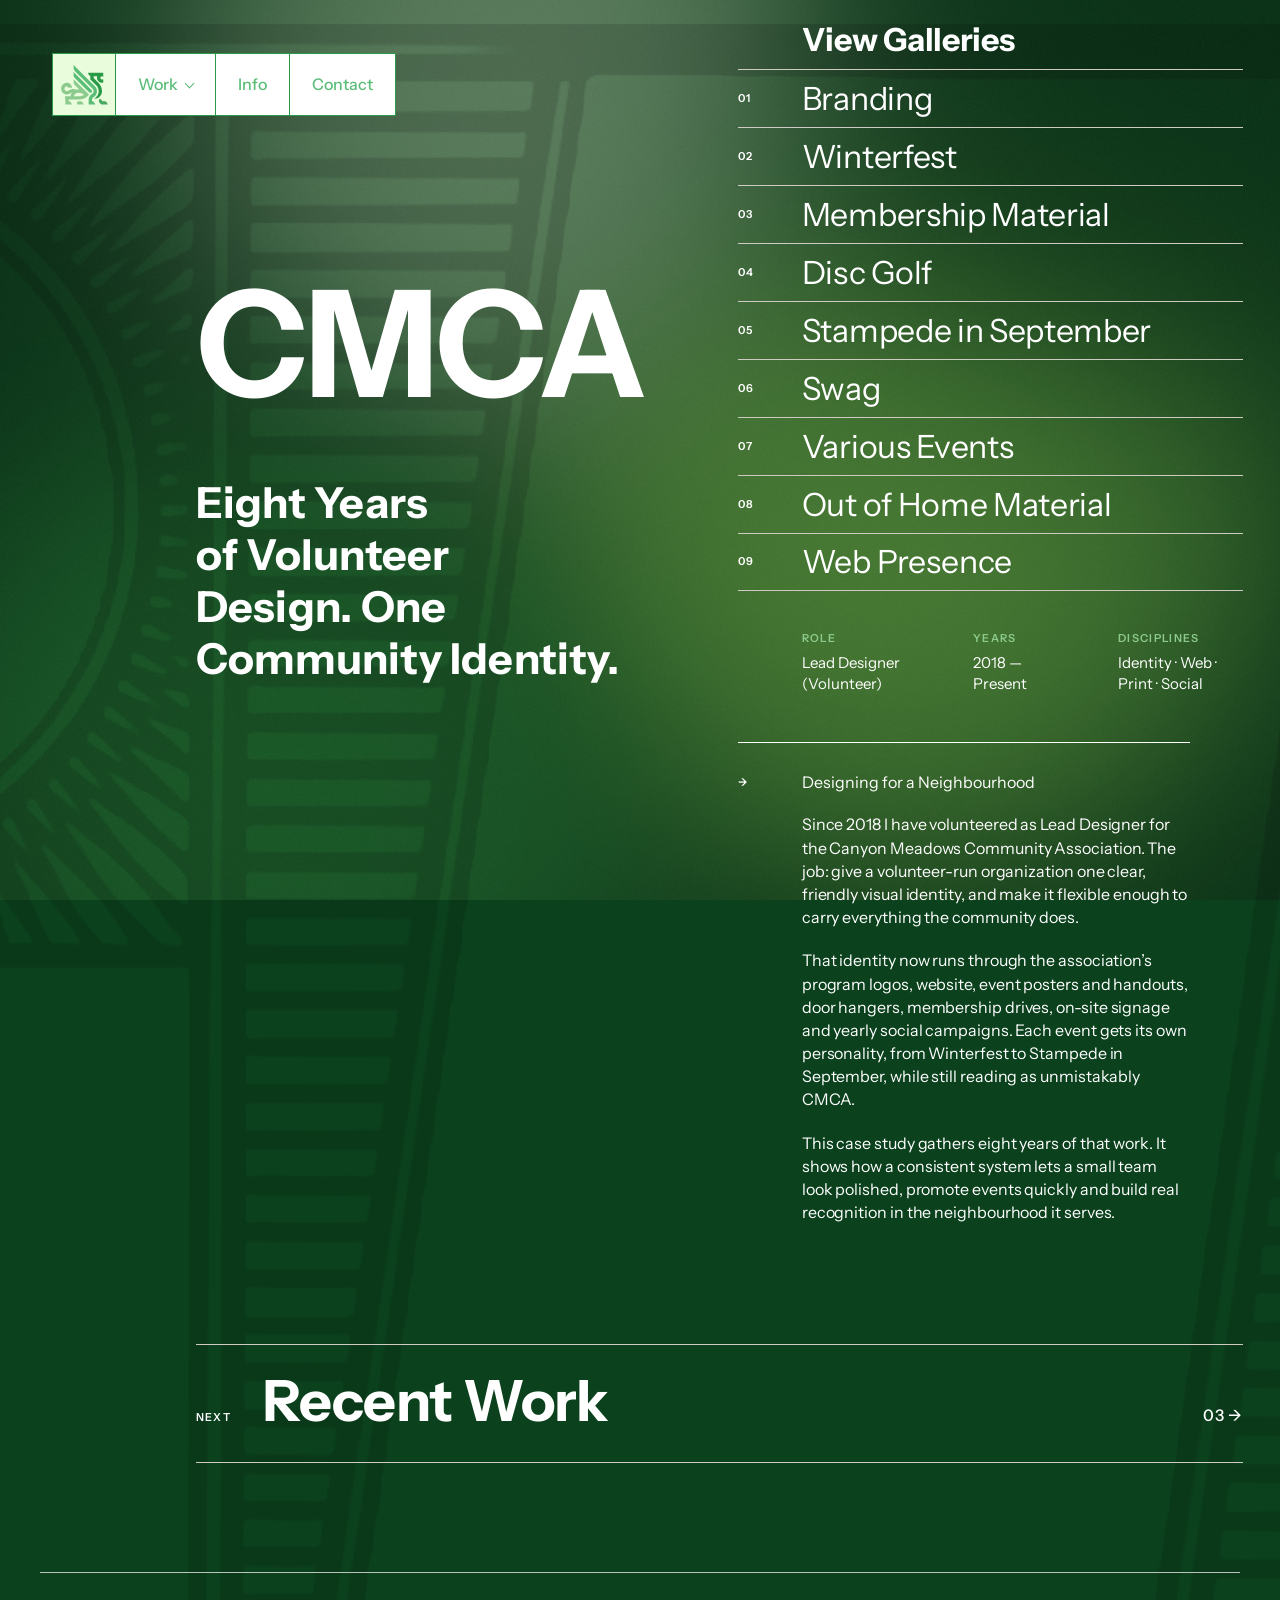
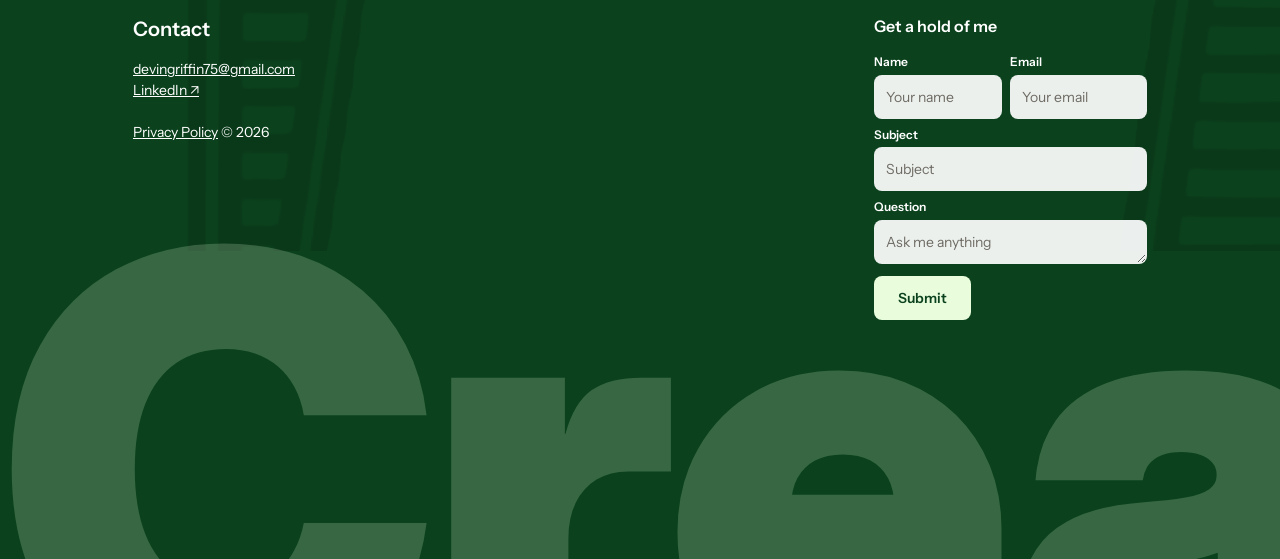
<file: work-cmca.html>
<!doctype html>
<html lang="en"><head><meta charset="utf-8">
<title>Moved | Devin Griffin</title>
<link rel="canonical" href="https://devingriffin.com/work/cmca/">
<meta name="robots" content="noindex">
<meta http-equiv="refresh" content="0; url=/work/cmca/">
<script>location.replace('/work/cmca/' + location.hash)</script>
</head><body><p>This page has moved to <a href="/work/cmca/">devingriffin.com/work/cmca/</a>.</p></body></html>
</file>
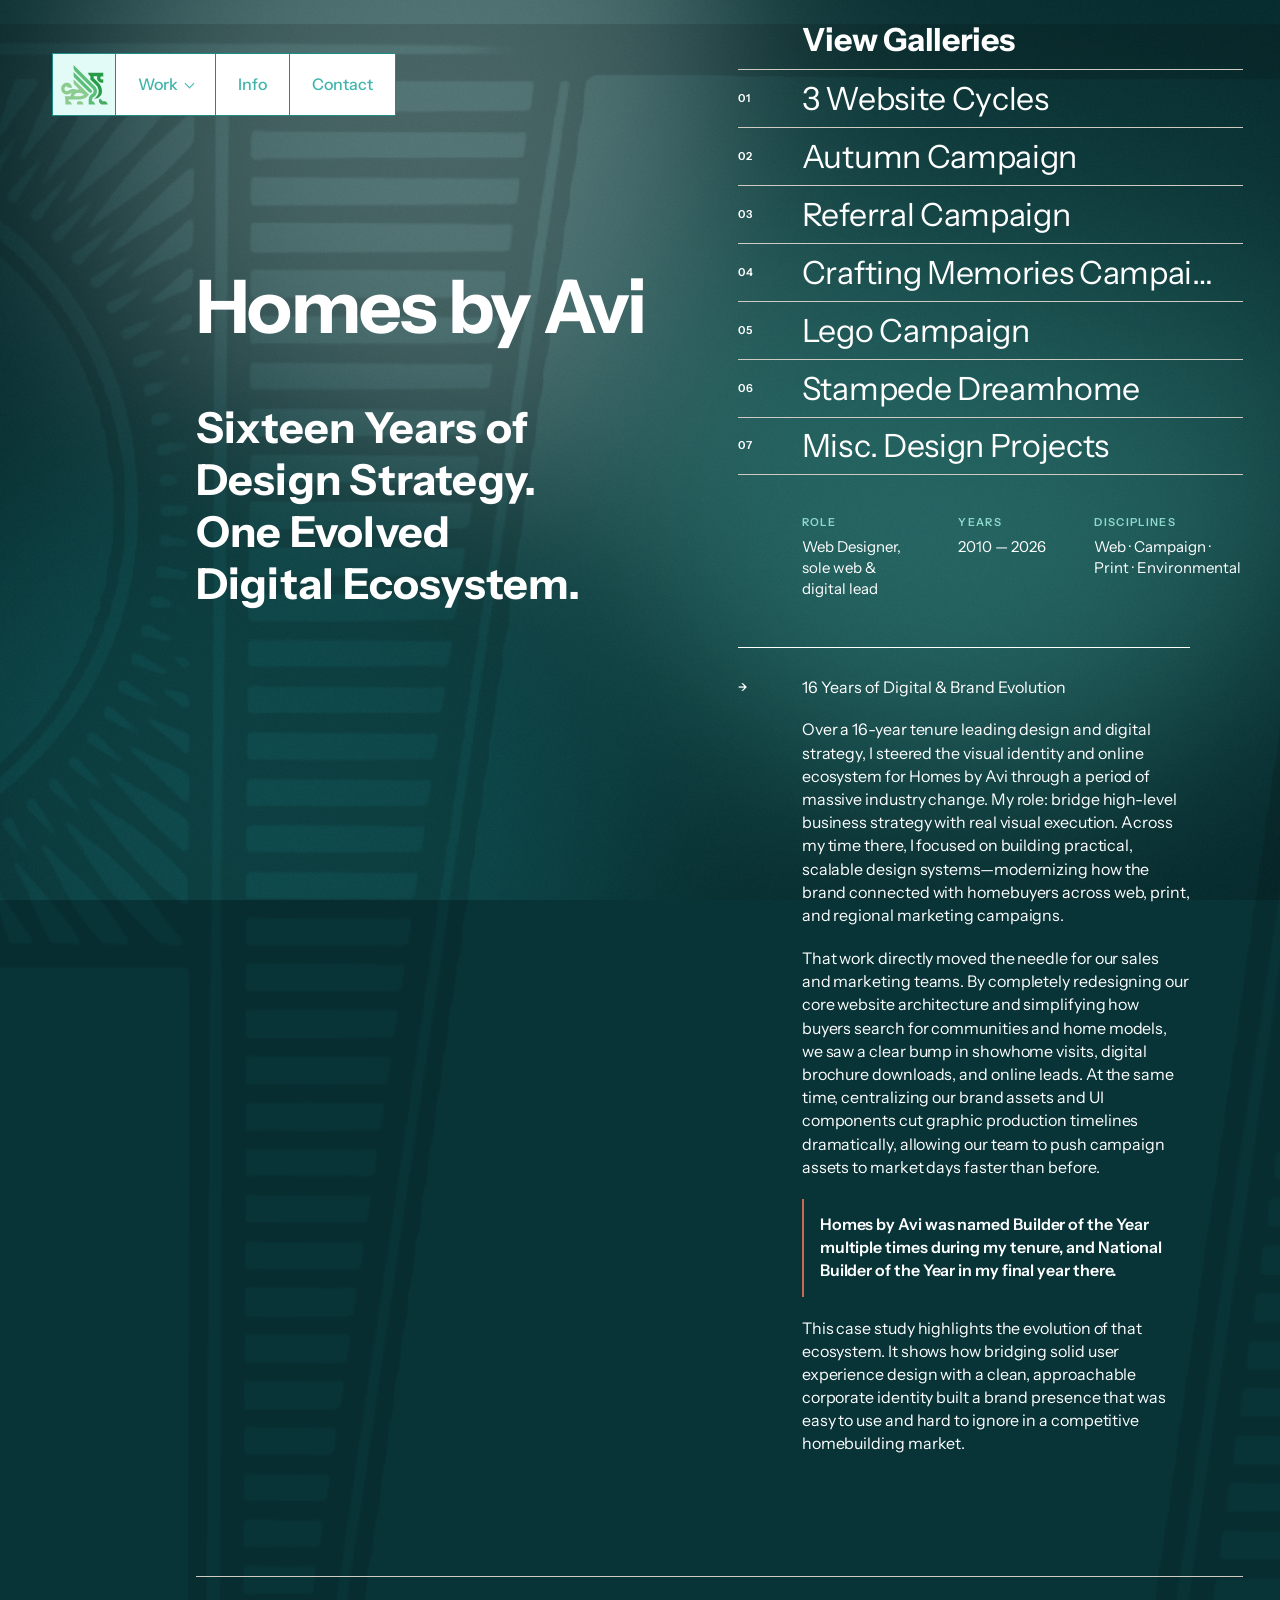
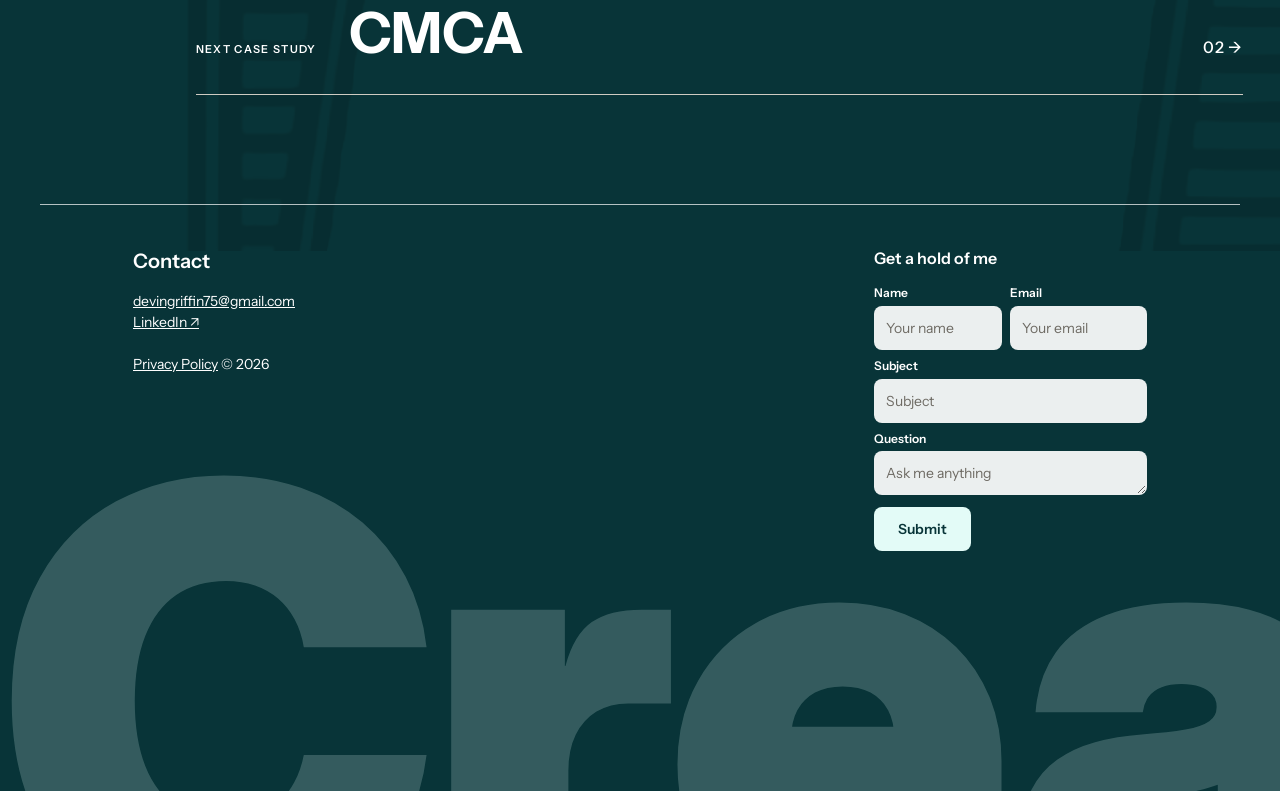
<file: work-homes-by-avi.html>
<!doctype html>
<html lang="en"><head><meta charset="utf-8">
<title>Moved | Devin Griffin</title>
<link rel="canonical" href="https://devingriffin.com/work/homes-by-avi/">
<meta name="robots" content="noindex">
<meta http-equiv="refresh" content="0; url=/work/homes-by-avi/">
<script>location.replace('/work/homes-by-avi/' + location.hash)</script>
</head><body><p>This page has moved to <a href="/work/homes-by-avi/">devingriffin.com/work/homes-by-avi/</a>.</p></body></html>
</file>
<file: styles.css>
/* devingriffin.com — homepage v2
   Layout: Figma "Portfolio Comp 02" desktop 1440 / mobile 390, rebuilt as fluid flow layout.
   Single committed look (light page, black hero band) — not theme-switched. */
:root {
  color-scheme: light;
  --ink: #11110f;
  --ink-soft: #3d3b36;
  --muted: #6e6b64;          /* 5.2:1 on beige */
  --paper: #ffffff;
  --beige: #f3f1ec;
  --rule: #cfcbc2;
  --green: #5bbd78;           /* brand */
  --green-mid: #41a75b;
  --green-light: #8ccb8d;
  --green-deep: #299b48;
  --green-mint: #e9fddd;
  --green-dark: #0b421d;     /* text on green */
  --orange: #c9694f;          /* accent / opposing colour */
  --orange-deep: #a8492f;     /* orange text on light grounds */
  --orange-wash: rgba(201, 105, 79, 0.37);

  --f-sans: "Instrument Sans", "Helvetica Neue", Arial, sans-serif;
  --f-grot: "Inter", "Helvetica Neue", Arial, sans-serif;
  --f-serif: "DM Serif Display", Georgia, "Times New Roman", serif;

  --gutter: 40px;
  /* reveal offsets (Figma desktop: 92px / -14px) */
  --rx: 92px;
  --ry: -14px;
  --jerk: cubic-bezier(.3, 2.4, .5, 1);
}

*, *::before, *::after { box-sizing: border-box; }
html { -webkit-text-size-adjust: 100%; }
body {
  margin: 0;
  background: var(--paper);
  color: var(--ink);
  font-family: var(--f-sans);
  font-size: 16px;
  line-height: 1.4;
  -webkit-font-smoothing: antialiased;
}
img { max-width: 100%; display: block; }
[hidden] { display: none !important; }
a { color: inherit; }
p, h1, h2, h3 { margin: 0; }
h1, h2 { text-wrap: balance; }
:focus-visible { outline: 2px solid var(--orange); outline-offset: 3px; }

.page { position: relative; isolation: isolate; overflow: clip; background: var(--paper); }
.wrap {
  max-width: 1440px;
  margin: 0 auto;
  padding-left: max(var(--gutter), env(safe-area-inset-left, 0px));
  padding-right: max(var(--gutter), env(safe-area-inset-right, 0px));
}
.sr-only { position: absolute; width: 1px; height: 1px; overflow: hidden; clip: rect(0 0 0 0); white-space: nowrap; }

/* ---------- hover: jerk up in the opposing colour ---------- */
/* Hover: the element stays still; a colour cover climbs up inside it in jerky steps —
   left edge to 20%, right edge to 50%, left to 100%, right to 100%. */
.fx { position: relative; isolation: isolate; transition: color 60ms linear 60ms; }
.fx::before {
  content: ""; position: absolute; inset: 0; z-index: -1; pointer-events: none;
  background: var(--fx, var(--orange));
  clip-path: polygon(0 100%, 100% 100%, 100% 100%, 0 100%);
}
.fx:hover::before, .fx:focus-visible::before { animation: cover-up 300ms forwards; }
@keyframes cover-up {
  0%   { clip-path: polygon(0 100%, 100% 100%, 100% 100%, 0 100%); animation-timing-function: cubic-bezier(.2, .9, .3, 1); }
  22%  { clip-path: polygon(0 100%, 100% 100%, 100% 100%, 0 80%);  animation-timing-function: cubic-bezier(.2, .9, .3, 1); }
  46%  { clip-path: polygon(0 100%, 100% 100%, 100% 50%, 0 80%);   animation-timing-function: cubic-bezier(.2, .9, .3, 1); }
  72%  { clip-path: polygon(0 100%, 100% 100%, 100% 50%, 0 0);     animation-timing-function: cubic-bezier(.2, .9, .3, 1); }
  100% { clip-path: polygon(0 100%, 100% 100%, 100% 0, 0 0); }
}

/* ---------- reveal (Figma timeline: alternating diagonal slide, 32% → 100%) ---------- */
@keyframes reveal {
  0%   { translate: var(--dx) var(--ry); opacity: .32; animation-timing-function: ease-in; }
  48%  { translate: calc(var(--dx) * .87) calc(var(--ry) * .69); animation-timing-function: cubic-bezier(.65, 0, .9, .35); }
  86%  { translate: calc(var(--dx) * .13) calc(var(--ry) * .21); opacity: 1; animation-timing-function: ease-out; }
  100% { translate: 0 0; opacity: 1; }
}
.js [data-reveal] { opacity: .32; translate: var(--dx) var(--ry); }
.js [data-reveal="l"] { --dx: calc(var(--rx) * -1); }
.js [data-reveal="r"] { --dx: var(--rx); }
.js [data-reveal].is-in { animation: reveal 350ms both; animation-delay: var(--delay, 0ms); }

/* ---------- section identity (dot + label) ---------- */
.ident { display: flex; align-items: center; gap: 12px; font-size: 13px; color: var(--ink); }
.ident::before { content: ""; width: 10px; height: 10px; border-radius: 50%; background: var(--orange); flex: none; }

/* ---------- text links ---------- */
.textlink {
  display: inline-flex; align-items: baseline; gap: 14px;
  min-height: 44px; align-items: center;
  font-size: 13px; font-weight: 600; text-decoration: none; color: var(--ink);
  border-bottom: 1px solid currentColor;
}
.textlink .arr { font-weight: 400; font-size: 17px; color: var(--orange); }
.textlink:hover, .textlink:focus-visible { color: var(--orange-deep); }
.textlink:hover .arr, .textlink:focus-visible .arr { color: var(--green-deep); }

/* =====================================================
   HERO
   ===================================================== */
.hero { position: relative; background: #000; }
/* the box matches the film (16:9 desktop, 9:16 phone) so no part of the frame is ever cropped;
   the film's own black fade sits at the bottom, so on short windows only black falls below the fold */
.hero__media { position: relative; width: 100%; aspect-ratio: 16 / 9; height: auto; overflow: hidden; background: #000; }
.hero__video, .hero__still img { display: block; width: 100%; height: 100%; object-fit: cover; object-position: 50% 50%; }
.hero__video { position: absolute; inset: 0; z-index: 1; background: #000; }
.hero__still { display: block; height: 100%; }
/* the still (last frame) only shows when the film is not playing: reduced motion, no JS, or playback blocked */
.js .hero__still { visibility: hidden; }
.js .hero__media.is-still .hero__still { visibility: visible; }
.hero__media.is-still .hero__video, html:not(.js) .hero__video { display: none; }
/* no CSS fade: the film fades itself to black at the bottom, and a gradient here would cover the type */

.nav { position: absolute; z-index: 5; top: 53px; left: max(52px, env(safe-area-inset-left, 0px)); display: flex; }
.nav__logo {
  width: 64px; height: 63px; display: grid; place-items: center;
  background: var(--green-mint); border: 1px solid var(--green-deep);
}
.nav__logo img { width: 47px; height: 40px; }
.nav__logo { --fx: var(--orange); }
.nav__links { display: flex; border: 1px solid var(--green-deep); border-left: 0; }
.nav__links a {
  display: grid; place-items: center; height: 61px; padding: 0 22px;
  background: #fff; border-right: 1px solid var(--green-deep);
  font-size: 16px; font-weight: 500; color: var(--green); text-decoration: none;
}
.nav__links a:last-child { border-right: 0; }
.nav__links a[aria-current="page"] { color: var(--green-light); }
.nav__links a:hover, .nav__links a:focus-visible { color: var(--ink); }

/* ---------- Work dropdown (desktop) ---------- */
.nav__links .nav__toggle {
  display: flex; align-items: center; gap: 8px; height: 61px; padding: 0 22px; margin: 0; cursor: pointer;
  background: #fff; border: 0; border-right: 1px solid var(--green-deep);
  font: inherit; font-size: 16px; font-weight: 500; color: var(--green);
}
.nav__links .nav__toggle:hover, .nav__links .nav__toggle:focus-visible, .nav__toggle[aria-expanded="true"] { color: var(--ink); }
.nav__caret { position: relative; width: 7px; height: 7px; margin-top: -3px; border-right: 1.5px solid currentColor; border-bottom: 1.5px solid currentColor; transform: rotate(45deg); transition: transform 160ms var(--jerk); }
.nav__toggle[aria-expanded="true"] .nav__caret { transform: translateY(3px) rotate(225deg); }
.workmenu {
  position: absolute; top: calc(100% + 8px); left: 0; width: 384px; z-index: 6;
  padding: 14px 20px 18px; color: #fff;
  background: var(--t-ink, #0d1b0f); border: 1px solid rgba(255, 255, 255, .14);
  box-shadow: 0 18px 40px rgba(0, 0, 0, .35);
  animation: wm-in 220ms var(--jerk) both;
}
.workmenu[hidden] { display: none; }
@keyframes wm-in { from { opacity: 0; transform: translateY(-8px); } to { opacity: 1; transform: none; } }
/* hover bridge so the pointer can travel from the pill to the panel */
.workmenu::before { content: ""; position: absolute; left: 0; right: 0; top: -9px; height: 9px; }
.wm__head { width: fit-content; padding: 0 0 8px; margin-bottom: 4px; font-size: 11px; font-weight: 600; letter-spacing: .12em; text-transform: uppercase; color: var(--green-light, #8ccb8d); }
/* flagged only when arriving from a "See my work" link: bright green underline wipes in with the site's stepped cover-up */
.workmenu.is-flagged .wm__head, .menu.is-flagged .menu__toggle {
  background: linear-gradient(var(--green), var(--green)) left bottom / 100% 3px no-repeat;
  animation: flag-wipe 420ms linear 160ms both;
}
.workmenu.is-flagged .wm__head { color: #fff; }
@keyframes flag-wipe { 0%, 22% { background-size: 0% 3px; } 23%, 46% { background-size: 20% 3px; } 47%, 72% { background-size: 50% 3px; } 73%, 100% { background-size: 100% 3px; } }
@media (prefers-reduced-motion: reduce) { .workmenu.is-flagged .wm__head, .menu.is-flagged .menu__toggle { animation: none; } }
.wm__list { list-style: none; margin: 0; padding: 0; }
.wm__row {
  display: flex; align-items: center; min-height: 64px; padding: 10px 0;
  border-top: 1px solid rgba(255, 255, 255, .28); color: #fff; text-decoration: none;
  --fx: var(--orange); transition: color 60ms linear 60ms, border-color 120ms linear;
}
.wm__list li:last-child .wm__row { border-bottom: 1px solid rgba(255, 255, 255, .28); }
.wm__no { width: 40px; flex: none; font-size: 11px; font-weight: 600; letter-spacing: .1em; }
.wm__text { flex: 1; display: grid; gap: 3px; }
.wm__name { font-size: 22px; font-weight: 500; line-height: 1.1; letter-spacing: -.01em; }
.wm__sub { font-size: 11px; font-weight: 600; letter-spacing: .1em; text-transform: uppercase; opacity: .65; }
.wm__dot { width: 9px; height: 9px; margin-right: 6px; border-radius: 50%; background: currentColor; opacity: 0; transform: scale(.4); transition: opacity 120ms linear, transform 160ms var(--jerk); }
.wm__row:hover, .wm__row:focus-visible { color: var(--ink); border-top-color: var(--orange); }
.wm__row:hover .wm__dot, .wm__row:focus-visible .wm__dot, .wm__row[aria-current="page"] .wm__dot { opacity: 1; transform: scale(1); }
.wm__row[aria-current="page"] .wm__no { color: var(--orange); }

.burger { display: none; }

.hero__band { background: #000; padding-block: 15px 80px; }
.chips { display: flex; flex-wrap: wrap; gap: 5px; }
.chip {
  display: inline-flex; align-items: center; min-height: 44px; min-width: 186px; padding: 0 14px;
  font-size: 13px; font-weight: 700; letter-spacing: .01em; white-space: pre;
  color: var(--green-dark); text-decoration: none;
}
.chip--1 { background: var(--green); }
.chip--2 { background: var(--green-light); }
.chip--3 { background: var(--green-mint); }
.chip:hover, .chip:focus-visible { color: var(--ink); }
.hero__statement {
  margin-top: 64px; max-width: 1316px;
  font-family: var(--f-serif); font-size: clamp(34px, 4.45vw, 64px); line-height: 1.08; font-weight: 400; letter-spacing: -.005em; color: var(--green-mint);
}

/* =====================================================
   COLLAGE CANVAS (masked BG at 66%, sits under the translucent sections)
   ===================================================== */
.collage {
  position: absolute; z-index: -1; pointer-events: none;
  top: 0; left: 50%; width: max(100%, 1440px); max-width: none;   /* full bleed on wide screens, never narrower than the 1440 comp */
  transform: translateX(-50%);
}
.collage img { width: 100%; height: auto; max-width: none; display: block; }
/* mirrored continuation so the collage runs to the very bottom of the page */
.collage__ext { height: 2600px; background: url("assets/bg-collage-tile.webp") repeat-y center top / 100% auto; }

/* =====================================================
   ABOUT
   ===================================================== */
.about { position: relative; background: rgba(243, 241, 236, .55); padding-block: 69px 64px; }
.about .ident--about { display: none; }
.about__grid { display: grid; grid-template-columns: 330px minmax(0, 1fr); }
.about__side { display: flex; flex-direction: column; justify-content: space-between; gap: 32px; min-height: 100%; }
.portrait { width: 150px; height: 150px; border-radius: 50%; overflow: hidden; background: #000; }
.portrait img { width: 100%; height: 100%; object-fit: cover; }
.about__exp { display: none; }
.about__bio {
  display: grid; grid-template-columns: 64px minmax(0, 1fr);
  align-self: center; margin-right: 40px;
}
.about__bio .arrow { align-self: center; font-size: 11px; font-weight: 600; color: var(--muted); }
.about__copy { display: flex; flex-direction: column; gap: 1.22em; font-size: clamp(24px, 2.78vw, 40px); line-height: 1.22; }

/* =====================================================
   CAROUSELS (text only)
   ===================================================== */
.strip-head { padding-block: 18px; }
.marquee { position: relative; overflow: hidden; padding-block: 28px 44px; cursor: default; }
.marquee__track { display: flex; width: max-content; animation: drift var(--dur, 140s) linear infinite; }
.marquee__group { display: flex; align-items: center; flex: none; }
.marquee:hover .marquee__track,
.marquee:focus-within .marquee__track,
.marquee.is-held .marquee__track { animation-play-state: paused; }
@keyframes drift { from { transform: translateX(0); } to { transform: translateX(-50%); } }

.marquee--tools .marquee__group { gap: 40px; padding-right: 40px; }
.marquee--tools .item { font-family: var(--f-serif); font-size: 22px; font-weight: 400; line-height: 1; color: var(--green-dark); white-space: nowrap; display: flex; align-items: center; gap: 40px; }
.marquee--tools .item::after { content: ""; width: 5px; height: 5px; border-radius: 50%; background: var(--green-deep); }

.marquee--brands { padding-block: 32px 52px; }
.marquee--brands .marquee__group { gap: 52px; padding-right: 52px; }
.marquee--brands .item { font-family: var(--f-serif); font-size: 30px; line-height: 1; color: var(--green-dark); white-space: nowrap; display: flex; align-items: center; gap: 52px; }
.marquee--brands .item::after { content: ""; width: 6px; height: 6px; border-radius: 50%; background: var(--orange); }

/* =====================================================
   MISSION
   ===================================================== */
.mission { background: rgba(243, 241, 236, .7); padding-block: 105px 110px; }
.mission p {
  max-width: 1200px; margin-left: 80px;
  font-family: var(--f-grot); font-size: clamp(30px, 3.6vw, 52px); line-height: 1.3; color: var(--green-mid);
}
.mission u { text-decoration-thickness: from-font; text-underline-offset: .12em; }
/* Clickable feature words — look like the underlined words in the Figma, behave as buttons */
.word {
  font: inherit; color: inherit; background: none; border: 0; padding: 0; margin: 0; cursor: pointer;
  text-decoration: underline; text-decoration-thickness: from-font; text-underline-offset: .12em;
  transition: color 90ms linear;
}
.word:hover, .word:focus-visible { color: var(--orange-deep); }

/* ---------- Feature-image lightbox: fills the whole screen ---------- */
.lightbox[hidden] { display: none; }
.lightbox {
  position: fixed; inset: 0; z-index: 60; background: var(--ink);
  animation: cover-up 420ms forwards;
}
.lightbox.is-closing { animation: cover-down 300ms forwards; }
@keyframes cover-down {
  0%   { clip-path: polygon(0 100%, 100% 100%, 100% 0, 0 0); animation-timing-function: cubic-bezier(.2, .9, .3, 1); }
  28%  { clip-path: polygon(0 100%, 100% 100%, 100% 0, 0 50%); animation-timing-function: cubic-bezier(.2, .9, .3, 1); }
  54%  { clip-path: polygon(0 100%, 100% 100%, 100% 80%, 0 50%); animation-timing-function: cubic-bezier(.2, .9, .3, 1); }
  78%  { clip-path: polygon(0 100%, 100% 100%, 100% 80%, 0 100%); animation-timing-function: cubic-bezier(.2, .9, .3, 1); }
  100% { clip-path: polygon(0 100%, 100% 100%, 100% 100%, 0 100%); }
}
.lightbox__pic, .lightbox__pic img { display: block; width: 100%; height: 100%; }
.lightbox__pic img { position: relative; object-fit: cover; object-position: center; max-width: none; }
/* blurred copy of the same image fills any space left around a contained image */
.lightbox__backdrop { position: absolute; inset: -40px; background: center / cover no-repeat; filter: blur(28px) brightness(.55); }
@media (max-width: 860px) {
  /* tablets in portrait: show the tall mobile artwork whole, blurred copy fills the rest */
  .lightbox__pic img { object-fit: contain; }
}
@media (max-width: 600px) {
  /* phones: mobile artwork (1170 x 2532 ratio) fills the screen edge to edge */
  .lightbox__pic img { object-fit: cover; }
}
.lightbox__fallback {
  position: absolute; inset: 0; display: grid; place-items: center; margin: 0;
  background: var(--green); color: var(--green-dark);
  font-family: var(--f-serif); font-size: clamp(64px, 14vw, 220px); line-height: 1;
}
.lightbox__close {
  position: absolute;
  top: calc(28px + env(safe-area-inset-top, 0px)); right: calc(28px + env(safe-area-inset-right, 0px));
  width: 88px; height: 88px; border-radius: 50%; overflow: hidden;
  display: grid; place-items: center; cursor: pointer;
  background: var(--green-mint); color: var(--green-dark); border: 2px solid var(--green-deep);
  box-shadow: 0 6px 20px rgba(0, 0, 0, .25);
  --fx: var(--green-dark);
}
.lightbox__close:hover, .lightbox__close:focus-visible { color: var(--green-mint); border-color: var(--green-mint); }
@media (max-width: 860px) {
  .lightbox__close { width: 64px; height: 64px; top: calc(16px + env(safe-area-inset-top, 0px)); right: calc(16px + env(safe-area-inset-right, 0px)); }
  .lightbox__close svg { width: 26px; height: 26px; }
}

/* =====================================================
   WHAT I DO
   ===================================================== */
.services { background: rgba(243, 241, 236, .3); padding-block: 64px 40px; }
.services__rule { height: 1px; background: var(--ink); margin-top: 47px; }
.services__grid {
  display: grid; margin-top: 48px;
  grid-template-columns: 330px 170px minmax(0, 780px);
  column-gap: 40px; justify-content: space-between;
}
.services__intro { display: flex; flex-direction: column; justify-content: space-between; gap: 40px; color: var(--green-dark); }
.services__intro h2 { font-family: var(--f-serif); font-weight: 400; font-size: 36px; line-height: 1.05; width: 260px; text-wrap: wrap; }
.services__intro p { margin-top: 22px; font-size: 17px; line-height: 1.35; width: 260px; color: var(--green-dark); }
.note { padding-top: 230px; }
.note::before { content: ""; display: block; width: 48px; height: 1px; background: var(--orange); margin-bottom: 11px; }
.note p { font-size: 11px; line-height: 1.45; text-transform: uppercase; letter-spacing: .04em; color: var(--muted); }

.svc-list { list-style: none; margin: 0; padding: 0; }
.svc {
  position: relative; display: flex; align-items: center; gap: 0; min-height: 58px;
  border-top: 1px solid var(--rule);
}
.svc .num { width: 64px; flex: none; font-size: 11px; font-weight: 600; color: var(--muted); font-variant-numeric: tabular-nums; }
.svc { --fx: #f2d5cb; }
.svc .label { font-size: clamp(22px, 2.23vw, 32px); line-height: 1.05; padding-block: 12px; }
/* hover state (every row): orange stroke, orange number and dot, with the stepped colour cover */
.svc::after { content: ""; position: absolute; right: 0; width: 9px; height: 9px; border-radius: 50%; background: var(--orange); opacity: 0; transform: scale(.4); transition: opacity 120ms linear, transform 160ms var(--jerk); }
.svc:hover, .svc:focus-visible { border-top-color: var(--orange); }
.svc:hover .num, .svc:focus-visible .num { color: var(--orange-deep); }
.svc:hover::after, .svc:focus-visible::after { opacity: 1; transform: scale(1); }
.services .textlink { align-self: flex-start; }

/* =====================================================
   WHY
   ===================================================== */
.why {
  background: var(--orange-wash);
  border-block: 1px solid var(--beige);
  padding-block: 95px 100px;
}
.why__grid { display: grid; grid-template-columns: 320px minmax(0, 1016px); align-items: center; }
.why__label { font-size: 14px; font-weight: 600; text-transform: uppercase; letter-spacing: .04em; color: var(--green-dark); }
.why__text { font-family: var(--f-grot); font-size: clamp(30px, 3.6vw, 52px); line-height: 1.3; color: var(--ink); }

/* =====================================================
   FOOTER / CONTACT
   ===================================================== */
.footer { position: relative; overflow: hidden; min-height: 600px; }
.footer__rule { height: 1px; background: var(--ink); margin-top: 13px; }
.footer__grid {
  position: relative; z-index: 1;
  display: grid; grid-template-columns: minmax(0, 425px) minmax(0, 273px);
  justify-content: space-between; padding: 42px 93px 0 93px;
}
.contact h2 { font-size: 20px; font-weight: 600; }
.contact__lines { margin-top: 16px; font-size: 14px; line-height: 1.5; }
.contact__lines > a, .contact__lines > span { display: block; width: fit-content; white-space: nowrap; }
.contact__lines a:hover { color: var(--orange-deep); }
.contact__legal { margin-top: 21px; font-size: 14px; line-height: 1.5; }
.contact__legal a { text-decoration: underline; }

.form h2 { font-size: 16px; font-weight: 600; }
.form__row { display: grid; grid-template-columns: 128px 137px; gap: 8px; margin-top: 16px; }
.field { display: flex; flex-direction: column; gap: 4px; }
.field label { font-size: 12px; font-weight: 600; }
.field input, .field textarea {
  width: 100%; height: 44px; padding: 0 11px;
  background: #eaeaea; border: 1px solid #eaeaea; border-radius: 8px;
  font: 14px var(--f-sans); color: var(--ink);
}
.field textarea { height: 44px; padding-top: 12px; resize: vertical; min-height: 44px; }
.field input::placeholder, .field textarea::placeholder { color: var(--muted); }
.field input:focus, .field textarea:focus { outline: none; border-color: var(--green-deep); background: #fff; }
.form .field--full { margin-top: 8px; }
.submit {
  margin-top: 12px; height: 44px; padding: 0 24px; border: 0; border-radius: 8px;
  background: var(--ink); color: #fff; font: 600 14px var(--f-sans); cursor: pointer;
}
.submit { --fx: var(--green); }
.submit:hover, .submit:focus-visible { color: var(--ink); }
.form__status { margin-top: 10px; font-size: 13px; color: var(--green-dark); min-height: 1.2em; }

.giant { position: absolute; z-index: 0; left: 0; bottom: -210px; pointer-events: none; overflow: hidden; width: 100%; }
.giant__track { display: flex; width: max-content; animation: drift 240s linear infinite; }
.giant__track span {
  font-family: var(--f-grot); font-weight: 900; font-size: 600px; line-height: 1;
  color: var(--green-mint); opacity: .2; white-space: nowrap; padding-right: .25em; letter-spacing: -.02em;
}

/* =====================================================
   MOBILE MENU
   ===================================================== */
.menu[hidden] { display: none; }
.menu {
  position: fixed; inset: 0; z-index: 50;
  background: var(--beige);
  display: flex; flex-direction: column; align-items: center; justify-content: center; gap: 12px;
  padding: max(24px, env(safe-area-inset-top, 0px)) 24px max(24px, env(safe-area-inset-bottom, 0px));
}
.menu > a {
  font-size: 44px; font-weight: 500; line-height: 1.1; color: var(--green-dark); text-decoration: none;
  padding: 8px 20px; min-height: 60px; display: grid; place-items: center;
}
.menu a { color: var(--green-dark); text-decoration: none; }
.menu a:hover, .menu a:focus-visible { color: var(--orange-deep); }
.menu__close {
  position: absolute; top: calc(10px + env(safe-area-inset-top, 0px)); right: calc(12px + env(safe-area-inset-right, 0px));
  width: 48px; height: 48px; border: 0; background: transparent; cursor: pointer; color: var(--green-dark);
  display: grid; place-items: center;
}
.menu__close:hover { color: var(--orange-deep); }
/* Work in the mobile menu: second tap opens the three case studies underneath */
.menu__toggle {
  display: flex; align-items: center; gap: 14px; min-height: 60px; padding: 8px 20px; border: 0; background: transparent; cursor: pointer;
  font: inherit; font-size: 44px; font-weight: 500; line-height: 1.1; color: var(--green-dark);
}
.menu__toggle:hover, .menu__toggle:focus-visible { color: var(--orange-deep); }
.menu__pm { position: relative; width: 18px; height: 18px; }
.menu__pm::before, .menu__pm::after { content: ""; position: absolute; left: 0; top: 8px; width: 18px; height: 2.5px; background: currentColor; transition: transform 200ms var(--jerk); }
.menu__pm::after { transform: rotate(90deg); }
.menu__toggle[aria-expanded="true"] .menu__pm::after { transform: rotate(0deg); }
.menu__sub { list-style: none; margin: -4px 0 8px; padding: 6px 0; display: grid; justify-items: center; border-top: 1px solid rgba(0, 0, 0, .15); border-bottom: 1px solid rgba(0, 0, 0, .15); width: min(320px, 100%); }
.menu__sub[hidden] { display: none; }
.menu .menu__sub a { font-size: 24px; min-height: 56px; padding: 6px 16px; display: flex; align-items: center; gap: 12px; }
.menu__no { font-size: 11px; font-weight: 600; letter-spacing: .1em; color: var(--orange-deep); }

/* =====================================================
   TABLET
   ===================================================== */
@media (max-width: 1200px) {
  :root { --rx: 64px; --ry: -10px; }
  .services__grid { grid-template-columns: 260px minmax(0, 1fr); row-gap: 32px; }
  .note { grid-column: 1; padding-top: 0; }
  .svc-list { grid-column: 2; grid-row: 1 / span 2; }
  .why__grid { grid-template-columns: 220px minmax(0, 1fr); }
  .footer__grid { padding-inline: 0; }
  .mission p { margin-left: 0; }
}

/* =====================================================
   MOBILE (Figma 390)
   ===================================================== */
@media (max-width: 860px) {
  :root { --gutter: 24px; --rx: 36.8px; --ry: -5.6px; }

  .hero { padding-top: 65px; }
  .nav {
    position: absolute; top: 0; left: 0; right: 0; height: 65px;
    background: #fff; box-shadow: 0 8px 12px rgba(0,0,0,.08);
    padding-left: env(safe-area-inset-left, 0px); padding-right: env(safe-area-inset-right, 0px);
  }
  .nav__logo { height: 65px; border: 0; border-right: 1px solid var(--green-deep); }
  .nav__links { display: none; }
  .burger {
    display: grid; align-content: center; gap: 4px;
    margin-left: auto; margin-right: 8px; width: 48px; height: 65px; padding: 0 8px;
    background: transparent; border: 0; cursor: pointer;
  }
  .burger span { display: block; height: 5px; background: var(--green-light); transition: background-color 90ms linear; }
  .burger:hover span, .burger:focus-visible span { background: var(--orange); }

  .hero__media { aspect-ratio: 9 / 16; }
  .hero__band { padding-block: 8px 56px; }
  .chips { flex-wrap: nowrap; gap: 4px; }
  .chip { flex: 1 1 0; min-width: 0; padding: 0 10px; font-size: 12px; font-weight: 600; }
  .chip .chip__long { display: none; }
  .hero__statement { margin-top: 44px; font-size: 34px; line-height: 1.08; }

  .collage { width: 1617px; top: 0; left: calc(50% - 1004px); transform: none; }

  .about { background: rgba(243, 242, 238, .5); padding-block: 28px 48px; }
  .about .ident--about { display: flex; }
  .about__rule { height: 1px; background: var(--ink); margin-block: 28px; }
  .about__grid { grid-template-columns: 1fr; gap: 28px; }
  .about__side { flex-direction: row; align-items: center; justify-content: space-between; }
  .portrait { width: 112px; height: 112px; }
  .about__side > .textlink { display: none; }
  .about__exp { display: flex; flex-direction: column; gap: 5px; width: 174px; }
  .about__num { display: flex; align-items: center; gap: 10px; }
  .about__exp .big { font-family: var(--f-serif); font-size: 44px; line-height: .9; color: var(--green-dark); }
  .about__exp .yrs { font-size: 15px; font-weight: 600; line-height: 1.05; color: var(--green-deep); }
  .about__exp .cap { font-size: 11px; line-height: 1.35; text-transform: uppercase; color: var(--muted); letter-spacing: .02em; }
  .about__bio { grid-template-columns: 30px minmax(0, 1fr); border-top: 0; padding-top: 0; margin-right: 0; }
  .about__bio .arrow { align-self: start; font-size: 14px; color: var(--muted); }
  .about__copy { font-size: 21px; line-height: 1.3; gap: 22px; }

  .marquee { padding-block: 16px 24px; }
  .marquee--tools .item { font-size: 18px; gap: 28px; }
  .marquee--tools .marquee__group { gap: 28px; padding-right: 28px; }
  .marquee--brands { padding-block: 16px 28px; }
  .marquee--brands .item { font-size: 22px; gap: 34px; }
  .marquee--brands .marquee__group { gap: 34px; padding-right: 34px; }

  .mission { background: rgba(236, 239, 232, .8); padding-block: 48px; }
  .mission p { font-size: 30px; line-height: 1.3; }

  .services { background: rgba(243, 241, 236, .4); padding-block: 24px 48px; }
  .services__rule { margin-top: 28px; }
  .services__grid { grid-template-columns: 1fr; margin-top: 28px; row-gap: 28px; }
  .services__intro { gap: 16px; }
  .services__intro h2, .services__intro p { width: auto; }
  .services__intro p { margin-top: 16px; width: 280px; max-width: 100%; }
  .note { display: flex; align-items: center; gap: 14px; }
  .note::before { width: 32px; margin: 0; flex: none; }
  .note p { font-size: 11px; }
  .svc-list { grid-column: 1; grid-row: auto; }
  .svc { min-height: 64px; }
  .svc .num { width: 34px; font-size: 11px; }
  .svc .label { font-size: 22px; line-height: 1.08; padding-block: 15px; }
  .svc::after { width: 6px; height: 6px; }
  .services__intro .textlink { display: none; }
  .services__more { display: inline-flex !important; margin-top: 28px; }

  .why { background: rgba(201, 105, 79, .4); padding-block: 48px; }
  .why__grid { grid-template-columns: 1fr; gap: 28px; align-items: start; }
  .why__label { font-size: 12px; }
  .why__text { font-size: 30px; }

  .footer { min-height: 0; }
  .footer__rule { margin-top: 0; }
  .footer__grid { grid-template-columns: 1fr; gap: 32px; padding: 32px 0 0; }
  .contact__lines { margin-top: 14px; color: var(--ink-soft); line-height: 1.6; }
  .contact__legal { display: none; }
  .form__row { grid-template-columns: 1fr 1fr; gap: 12px; }
  .field { gap: 6px; }
  .field input, .field textarea { font-size: 16px; }
  .legal-m { display: flex !important; flex-direction: column; gap: 6px; margin-top: 32px; font-size: 13px; color: var(--ink-soft); }
  .giant { position: relative; bottom: auto; height: 250px; margin-top: 8px; }
  .giant__track { animation-duration: 120s; padding-top: 24px; }
  .giant__track span { font-size: 210px; }
}

.services__more, .legal-m { display: none; }

@media (prefers-reduced-motion: reduce) {
  .lightbox, .lightbox.is-closing { animation-duration: 1ms; }
  .js [data-reveal], .js [data-reveal].is-in { opacity: 1; translate: 0 0; animation: none; }
  .marquee__track, .giant__track { animation: none; }
  .marquee__track { flex-wrap: wrap; width: auto; }
  .marquee__group[aria-hidden="true"] { display: none; }
  .marquee__group { flex-wrap: wrap; row-gap: 16px; padding-inline: var(--gutter); }
  .fx::before { animation-duration: 1ms !important; }
}
</file>
<file: work.css>
/* =====================================================
   CASE STUDY TEMPLATE (Homes by Avi, CMCA, Recent Work)
   Layers: shader (fixed) → dark green tint → 20% detail graphic → content
   ===================================================== */
/* ---------- page colour themes ----------
   Each case study sets one class on <body>. The theme re-points the site's green tokens
   (used by the nav, footer, lightbox) and supplies the shader + tint colours.
   Shader colours themselves are set on .shader-bg[data-colors] in the HTML. */
.cs-body {
  --t-bg: #0b421d; --t-ink: #0d1b0f; --t-ink-rgb: 13, 27, 15; --t-tint: rgba(11, 66, 29, .62); --t-thumb: #1a2b1d;
  --t-c2: 62, 142, 65; --t-c3: 199, 244, 100; --t-c4: 255, 253, 225;
  background: var(--t-bg); color: #fff;
}
.theme-teal {
  --green: #3fb5ab; --green-light: #8fd9cf; --green-deep: #1f8a86; --green-mint: #e3fbf7; --green-dark: #083438;
  --t-bg: #083438; --t-ink: #06191b; --t-ink-rgb: 6, 25, 27; --t-tint: rgba(8, 52, 56, .62); --t-thumb: #12302f;
  --t-c2: 31, 122, 122; --t-c3: 111, 227, 210; --t-c4: 242, 255, 251;
}
.theme-red {
  --green: #c94a45; --green-light: #f0a39a; --green-deep: #9b2a2c; --green-mint: #fde8e3; --green-dark: #420c10;
  --t-bg: #420c10; --t-ink: #1a0606; --t-ink-rgb: 26, 6, 6; --t-tint: rgba(66, 12, 16, .64); --t-thumb: #2e1012;
  --t-c2: 122, 30, 34; --t-c3: 224, 87, 79; --t-c4: 255, 233, 223;
}

/* ---------- shader background ---------- */
.shader-bg {
  position: fixed; inset: 0; z-index: -2; pointer-events: none;
  /* no-WebGL / pre-paint fallback: same four colours as the shader, never flat green */
  background:
    radial-gradient(60% 55% at 22% 30%, rgba(var(--t-c3), .55) 0%, rgba(var(--t-c3), 0) 70%),
    radial-gradient(55% 50% at 78% 62%, rgba(var(--t-c4), .45) 0%, rgba(var(--t-c4), 0) 70%),
    radial-gradient(70% 70% at 60% 20%, rgba(var(--t-c2), .9) 0%, rgba(var(--t-c2), 0) 75%),
    var(--t-ink);
}
.shader-bg canvas { position: absolute; inset: 0; width: 100%; height: 100%; display: block; opacity: 0; transition: opacity .6s linear; }
.shader-bg.is-live canvas { opacity: 1; }
/* deep green veil so white type stays readable over the pale blobs */
.shader-bg__tint { position: absolute; inset: 0; background: var(--t-tint); }

.cs-page { background: transparent; min-height: 100vh; }

/* ---------- 20% architectural detail ---------- */
.cs-page { isolation: auto; }   /* let the detail graphic blend with the fixed shader below */
.cs-detail { position: absolute; z-index: -1; top: 0; left: 50%; width: max(100%, 1440px); max-width: none; transform: translateX(-50%); opacity: .14; mix-blend-mode: multiply; pointer-events: none; }
/* mint linework turned dark, then multiplied: it etches the shader slightly darker instead of lightening it */
.cs-detail img { width: 100%; max-width: none; height: auto; filter: brightness(0); }   /* full bleed, never narrower than the 1440 comp */

/* ---------- layout ---------- */
.cs-header { position: relative; height: 0; }
.cs {
  max-width: 1440px; margin: 0 auto;
  display: grid; grid-template-columns: minmax(0, 453px) minmax(0, 625px);
  column-gap: clamp(40px, 6.95vw, 100px);
  padding: 11px clamp(32px, 2.9vw, 42px) 0 clamp(40px, 15.3vw, 220px);
}
.cs__intro { padding-top: 259px; }
.cs__title, .cs__tagline { font-size: clamp(38px, 3.34vw, 48px); font-weight: 700; line-height: 1.22; letter-spacing: .005em; color: #fff; text-wrap: balance; }
.cs__tagline { margin-top: 58px; }
/* client name runs as wide as its column: CSS sets a close size, fitTitle() in main.js trims it to the exact width */
.cs__title { display: inline-block; white-space: nowrap; font-size: clamp(56px, 4.65vw, 67px); line-height: 1; letter-spacing: -.02em; text-wrap: nowrap; }
@media (min-width: 861px) { .cs__intro { position: sticky; top: 0; align-self: start; } }

/* ---------- gallery list ---------- */
.galleries__head {
  height: 58px; display: flex; align-items: center; padding-left: 64px;
  font-size: 32px; font-weight: 700; line-height: 1; letter-spacing: -.01em; color: #fff;
}
.galleries__list { list-style: none; margin: 0; padding: 0; }
.gal {
  position: relative; width: 100%; height: 58px; display: flex; align-items: center;
  padding: 0; background: none; border: 0; border-top: 1px solid var(--rule);
  font: inherit; color: #fff; text-align: left; cursor: pointer;
  transition: color 60ms linear 60ms, border-color 120ms linear;
}
.gal__no { width: 64px; flex: none; font-size: 11px; font-weight: 600; letter-spacing: .1em; }
.gal__name { flex: 1; font-size: 32px; font-weight: 400; line-height: 1; letter-spacing: -.01em; white-space: nowrap; overflow: hidden; text-overflow: ellipsis; padding-block: .14em .22em; margin-block: -.14em -.22em; }
.gal__dot { width: 9px; height: 9px; margin-right: 18px; border-radius: 50%; background: #fff; opacity: 0; transform: scale(.4); transition: opacity 120ms linear, transform 160ms var(--jerk); }
.galleries__list li:last-child .gal { border-bottom: 1px solid var(--rule); }
/* hover / focus: the homepage stepped cover in orange, orange stroke above, white dot at the right */
.gal { --fx: var(--orange); }
.gal:hover, .gal:focus-visible { color: var(--ink); border-top-color: var(--orange); }
.gal:hover .gal__dot, .gal:focus-visible .gal__dot { opacity: 1; transform: scale(1); background: var(--ink); }
.gal:focus-visible { outline-offset: -2px; }

/* ---------- role / years / disciplines ---------- */
.cs-meta { display: grid; grid-template-columns: auto auto auto; justify-content: start; column-gap: 48px; row-gap: 16px; margin: 40px 0 0; padding-left: 64px; }
.cs-meta dt { font-size: 11px; font-weight: 600; letter-spacing: .12em; text-transform: uppercase; color: var(--green-light); }
.cs-meta dd { margin: 6px 0 0; font-size: 15px; line-height: 1.4; color: #fff; }

/* ---------- story (arrow sits at the top of the copy) ---------- */
.story { display: grid; grid-template-columns: 44px minmax(0, 388px); column-gap: 20px; margin-top: 48px; padding-top: 28px; border-top: 1px solid #fff; max-width: 452px; }
.story__arrow { font-size: 11px; font-weight: 600; line-height: 22px; }
.story__title { font-size: 16px; font-weight: 400; line-height: 22px; }
.story__body p { margin-top: 20px; font-size: 16px; line-height: 1.45; letter-spacing: -.005em; color: #fff; }
.story__body .story__proof { padding: 14px 0 14px 16px; border-left: 2px solid var(--orange); }
.story__proof strong { font-weight: 600; }

/* ---------- next case study ---------- */
.cs-after { max-width: 1440px; margin: 0 auto; padding: 0 clamp(32px, 2.9vw, 42px) 0 clamp(40px, 15.3vw, 220px); }
.cs-next {
  margin-top: 120px;
  display: flex; align-items: baseline; gap: 32px; padding: 28px 0 32px;
  border-top: 1px solid var(--rule); border-bottom: 1px solid var(--rule);
  text-decoration: none; color: #fff;
}
.cs-next { --fx: var(--orange); }
.cs-next:hover, .cs-next:focus-visible { color: var(--ink); }
.cs-next__label { font-size: 11px; font-weight: 600; letter-spacing: .12em; text-transform: uppercase; }
.cs-next__name { font-size: clamp(38px, 4.45vw, 64px); font-weight: 700; line-height: 1; letter-spacing: -.01em; }
.cs-next__no { margin-left: auto; font-size: 16px; font-weight: 500; letter-spacing: .04em; }

/* ---------- footer over the shader ---------- */
.cs-footer { margin-top: 96px; color: #fff; }
.cs-footer .footer__rule { background: rgba(255, 255, 255, .7); }
.cs-footer .contact__lines a:hover { color: var(--green-light); }
.cs-footer .field input, .cs-footer .field textarea { background: rgba(255, 255, 255, .92); border-color: transparent; }
.cs-footer .submit { background: var(--green-mint); color: var(--green-dark); }
.cs-footer .submit:hover, .cs-footer .submit:focus-visible { color: var(--ink); }
.cs-footer .form__status { color: var(--green-mint); }
.cs-footer .giant__track span { color: var(--green-mint); opacity: .2; }

/* ---------- tablet ---------- */
@media (max-width: 1200px) and (min-width: 861px) {
  .gal__name, .galleries__head { font-size: 26px; }
  .cs-meta { grid-template-columns: auto auto; }
  .cs-meta div:last-child { grid-column: 1 / -1; }
}

/* ---------- mobile (Figma 390) ---------- */
@media (max-width: 860px) {
  .cs-detail { left: 0; transform: none; width: 100%; overflow: hidden; height: 1865px; }
  .cs-detail img { width: auto; height: 1440px; max-width: none; position: relative; left: -166px; top: 0; }
  .cs { display: block; padding: 89px var(--gutter) 0; }
  .cs-after { padding: 0 var(--gutter); }
  .cs__intro { padding: 0 0 56px; }
  .cs__tagline { font-size: 38px; letter-spacing: .4px; }
  .cs__title { font-size: calc((100vw - 48px) / 6.8); line-height: 1; letter-spacing: -.02em; }
  .cs__tagline { line-height: 1.12; margin-top: 40px; }
  .galleries__head { height: auto; padding: 16px 0 24px; font-size: 25px; letter-spacing: -.8px; line-height: 1.2; }
  .gal { height: auto; min-height: 60px; padding: 16px 0; gap: 16px; }
  .gal__no { width: 23px; letter-spacing: 1.2px; }
  .gal__name { font-size: 25px; line-height: 1.12; letter-spacing: -.8px; white-space: normal; }
  .gal__dot { width: 6px; height: 6px; margin-right: 4px; }
  .cs-meta { grid-template-columns: 1fr 1fr; padding-left: 0; margin-top: 40px; column-gap: 24px; row-gap: 20px; }
  .cs-meta div:last-child { grid-column: 1 / -1; }
  .story { grid-template-columns: 20px minmax(0, 1fr); column-gap: 16px; max-width: none; margin-top: 48px; }
  .story__title { line-height: 1.4; }
  .story__arrow { line-height: 22.4px; }
  .story__body p { letter-spacing: -.15px; }
  .story__body p:not(.story__title) { margin-left: -36px; }       /* body runs full width under the arrow, like Figma */
  .story__body .story__proof { margin-left: -36px; }
  .cs-next { margin-top: 80px; gap: 16px; flex-wrap: wrap; }
  .cs-next__label { width: 100%; }
  .cs-footer { margin-top: 64px; }
  .cs-footer .contact__lines, .cs-footer .legal-m { color: rgba(255, 255, 255, .85); }
}
@media (prefers-reduced-motion: reduce) {
  .gal__dot { transition: none; }
}

/* =====================================================
   GALLERY LIGHTBOX (.glb)
   Opens with the homepage's stepped cover wipe. Bar / stage / thumbnail strip.
   ===================================================== */
.glb[hidden] { display: none; }
.glb {
  position: fixed; inset: 0; z-index: 60;
  display: grid; grid-template-rows: auto minmax(0, 1fr) auto;
  background: var(--t-ink); color: #fff;
  animation: cover-up 420ms forwards;
}
.glb.is-closing { animation: cover-down 300ms forwards; }

.glb__bar {
  display: flex; align-items: center; justify-content: space-between; gap: 24px;
  padding: calc(20px + env(safe-area-inset-top, 0px)) calc(28px + env(safe-area-inset-right, 0px)) 16px calc(40px + env(safe-area-inset-left, 0px));
  border-bottom: 1px solid rgba(255, 255, 255, .14);
}
.glb__head { display: flex; align-items: baseline; gap: 20px; min-width: 0; }
.glb__title { font-size: 24px; font-weight: 700; letter-spacing: -.01em; white-space: nowrap; overflow: hidden; text-overflow: ellipsis; }
.glb__count { font-size: 11px; font-weight: 600; letter-spacing: .12em; color: var(--green-light); font-variant-numeric: tabular-nums; white-space: nowrap; }
.glb__close {
  position: relative; flex: none; width: 56px; height: 56px; border-radius: 50%; overflow: hidden;
  display: grid; place-items: center; cursor: pointer;
  background: var(--green-mint); color: var(--green-dark); border: 2px solid var(--green-deep);
  --fx: var(--green-dark);
}
.glb__close svg { width: 20px; height: 20px; position: relative; }
.glb__close:hover, .glb__close:focus-visible { color: var(--green-mint); border-color: var(--green-mint); }

/* stage: wide pieces are contained, tall page screenshots scroll */
.glb__stage { position: relative; overflow: auto; overscroll-behavior: contain; display: grid; place-items: center; padding: 28px 112px; outline: none; }
.glb__fig { margin: 0; display: grid; justify-items: center; gap: 14px; max-width: 100%; max-height: 100%; }
.glb__img { display: block; max-width: 100%; max-height: calc(100vh - 290px); max-height: calc(100dvh - 290px); width: auto; height: auto; object-fit: contain; opacity: 0; transition: opacity 220ms linear; box-shadow: 0 18px 50px rgba(0, 0, 0, .35); }
.glb__img.is-in { opacity: 1; }
.glb.is-tall .glb__stage { place-items: start center; }
.glb.is-tall .glb__img { width: min(1100px, 100%); max-height: none; }
.glb__cap { font-size: 14px; line-height: 1.4; color: rgba(255, 255, 255, .78); text-align: center; }
/* full-page screenshots: caption + scroll cue sit above the page, since the bottom is far away */
.glb.is-tall .glb__cap { order: -1; }
.glb__hint { color: var(--green-light); white-space: nowrap; }

/* prev / next: square tiles, same stepped hover as the gallery rows */
.glb__nav {
  position: absolute; top: 50%; z-index: 2; width: 64px; height: 64px; margin-top: -32px;
  display: grid; place-items: center; cursor: pointer; overflow: hidden;
  background: rgba(var(--t-ink-rgb), .7); color: #fff; border: 1px solid rgba(255, 255, 255, .5);
  font-size: 22px; --fx: var(--orange);
}
.glb__nav span { position: relative; }
.glb__nav:hover, .glb__nav:focus-visible { color: var(--ink); border-color: var(--orange); }
.glb__nav--prev { left: calc(28px + env(safe-area-inset-left, 0px)); }
.glb__nav--next { right: calc(28px + env(safe-area-inset-right, 0px)); }
.glb__nav[hidden] { display: none; }

/* thumbnail strip */
.glb__thumbs {
  list-style: none; margin: 0; display: flex; gap: 10px; overflow-x: auto; scrollbar-width: thin;
  padding: 14px calc(40px + env(safe-area-inset-right, 0px)) calc(16px + env(safe-area-inset-bottom, 0px)) calc(40px + env(safe-area-inset-left, 0px));
  border-top: 1px solid rgba(255, 255, 255, .14);
}
.glb__thumbs[hidden] { display: none; }
.glb__thumb { position: relative; display: block; width: 88px; height: 64px; padding: 0; border: 0; background: var(--t-thumb); cursor: pointer; opacity: .55; transition: opacity 120ms linear; }
.glb__thumb img { width: 100%; height: 100%; object-fit: cover; object-position: top center; display: block; }
.glb__thumb::after { content: ""; position: absolute; inset: 0; border: 2px solid transparent; transition: border-color 120ms linear; }
.glb__thumb:hover, .glb__thumb:focus-visible { opacity: 1; }
.glb__thumb[aria-current="true"] { opacity: 1; }
.glb__thumb[aria-current="true"]::after { border-color: var(--orange); }
.glb__thumb:focus-visible { outline: 2px solid var(--green-mint); outline-offset: 2px; }

@media (max-width: 860px) {
  .glb__bar { padding: calc(12px + env(safe-area-inset-top, 0px)) 12px 12px var(--gutter); }
  .glb__head { flex-direction: column; gap: 4px; }
  .glb__title { font-size: 19px; }
  .glb__close { width: 48px; height: 48px; }
  .glb__stage { padding: 16px 0 12px; }
  .glb__fig { gap: 10px; }
  .glb__img { max-height: calc(100vh - 250px); max-height: calc(100dvh - 250px); box-shadow: none; }
  .glb.is-tall .glb__img { width: 100%; }
  .glb.is-small .glb__img { width: 50vw; max-width: 100%; }   /* low-res sources: show smaller so they stay sharp */
  .glb__cap { padding: 0 var(--gutter); }
  /* arrows sit in the strip row, either side of the thumbnails */
  .glb__nav { top: auto; bottom: calc(14px + env(safe-area-inset-bottom, 0px)); margin: 0; width: 48px; height: 48px; font-size: 18px; background: var(--t-ink); }
  .glb__nav--prev { left: 12px; }
  .glb__nav--next { right: 12px; }
  .glb__thumbs { margin: 0 68px; padding: 14px 0 calc(14px + env(safe-area-inset-bottom, 0px)); gap: 8px; border-top: 0; }
  .glb { grid-template-rows: auto minmax(0, 1fr) auto; }
  .glb::after { content: ""; position: absolute; left: 0; right: 0; bottom: calc(76px + env(safe-area-inset-bottom, 0px)); border-top: 1px solid rgba(255, 255, 255, .14); pointer-events: none; }
  .glb__thumb { width: 64px; height: 48px; }
}
@media (prefers-reduced-motion: reduce) {
  .glb, .glb.is-closing { animation-duration: 1ms; }
  .glb__img { transition: none; }
}

/* =====================================================
   INFO PAGE (/info/) — night theme
   ===================================================== */
.theme-night {
  --green: #2f5f9e; --green-light: #a9c3e6; --green-deep: #2b4a78; --green-mint: #f6efdc; --green-dark: #0a1424;
  --t-bg: #050b14; --t-ink: #050b14; --t-ink-rgb: 5, 11, 20; --t-tint: rgba(5, 11, 20, .5); --t-thumb: #101b2b;
}
.night-bg { position: fixed; inset: 0; z-index: -2; overflow: hidden; background: #050b14; pointer-events: none; }
.night-bg picture, .night-bg img { display: block; width: 100%; height: 100%; }
.night-bg img { object-fit: cover; object-position: 50% 35%; transform-origin: 60% 40%; animation: night-drift 60s ease-in-out infinite alternate; }
/* readable left column, stars still show on the right */
.night-bg::after { content: ""; position: absolute; inset: 0; background: linear-gradient(90deg, rgba(5, 11, 20, .78) 0%, rgba(5, 11, 20, .5) 50%, rgba(5, 11, 20, .35) 100%), linear-gradient(0deg, rgba(5, 11, 20, .6), rgba(5, 11, 20, 0) 40%); }
@keyframes night-drift { from { transform: scale(1.02) translate(0, 0); } to { transform: scale(1.1) translate(-1.5%, 1%); } }

.info { padding-bottom: 40px; }
.info__intro { padding-top: 170px; }
.info__portrait { width: 120px; height: 120px; margin-bottom: 32px; border: 2px solid rgba(246, 239, 220, .5); }
.info__title { line-height: 1.02; }
.info__copy p { margin-top: 20px; font-size: 17px; line-height: 1.5; color: rgba(255, 255, 255, .88); max-width: 440px; }
.info__copy p:first-child { margin-top: 32px; }
.info__cv { display: inline-flex; align-items: center; gap: 12px; margin-top: 28px; font-size: 13px; font-weight: 600; letter-spacing: .12em; text-transform: uppercase; color: #fff; text-decoration: none; }
.info__cv-icon { display: grid; place-items: center; width: 36px; height: 36px; border: 1px solid rgba(255, 255, 255, .6); border-radius: 50%; transition: background-color 160ms linear, border-color 160ms linear, color 160ms linear; }
.info__cv:hover, .info__cv:focus-visible { color: var(--green-light); }
.info__cv:hover .info__cv-icon, .info__cv:focus-visible .info__cv-icon { background: var(--green-mint); border-color: var(--green-mint); color: var(--green-dark); }
.info__cv + .info__status { margin-top: 20px; }
.info__status { display: flex; align-items: center; gap: 10px; margin-top: 24px; font-size: 15px; font-weight: 600; color: var(--green-mint); }
.info__dot { width: 9px; height: 9px; border-radius: 50%; background: #6fe08a; box-shadow: 0 0 0 0 rgba(111, 224, 138, .6); animation: dot-pulse 2.4s ease-out infinite; }
@keyframes dot-pulse { 0% { box-shadow: 0 0 0 0 rgba(111, 224, 138, .55); } 70%, 100% { box-shadow: 0 0 0 10px rgba(111, 224, 138, 0); } }
.info__skills { list-style: none; margin: 32px 0 0; padding: 0; display: flex; flex-wrap: wrap; gap: 8px; max-width: 453px; }
.info__skills li { padding: 7px 14px; border: 1px solid rgba(255, 255, 255, .45); border-radius: 999px; font-size: 12px; font-weight: 600; letter-spacing: .08em; text-transform: uppercase; color: #fff; }

.info__side { padding-top: 0; }
.timeline { list-style: none; margin: 0; padding: 0; }
.tl { display: grid; grid-template-columns: 130px minmax(0, 1fr); gap: 0 24px; padding: 24px 0 26px; border-top: 1px solid var(--rule); }
.tl:last-child { border-bottom: 1px solid var(--rule); }
.tl__years { padding-top: 6px; font-size: 11px; font-weight: 600; letter-spacing: .12em; color: var(--green-light); font-variant-numeric: tabular-nums; white-space: nowrap; }
.tl__role { font-size: 22px; font-weight: 600; line-height: 1.25; letter-spacing: -.01em; color: #fff; }
.tl__sep { color: var(--green-light); font-weight: 400; }
.tl__note { margin-top: 8px; font-size: 15px; line-height: 1.5; color: rgba(255, 255, 255, .75); }
.info-body .cs-footer { margin-top: 120px; }

@media (max-width: 860px) {
  .info__intro { padding: 0 0 64px; }
  .info__portrait { width: 96px; height: 96px; margin-bottom: 24px; }
  .info__copy p { font-size: 16px; }
  .tl { grid-template-columns: 1fr; gap: 8px; padding: 20px 0 22px; }
  .tl__years { padding-top: 0; }
  .tl__role { font-size: 19px; }
  .night-bg::after { background: linear-gradient(0deg, rgba(5, 11, 20, .55), rgba(5, 11, 20, .55)); }
}
@media (prefers-reduced-motion: reduce) {
  .night-bg img, .info__dot { animation: none; }
}
.info .galleries__head { padding-left: 154px; }
@media (max-width: 860px) { .info .galleries__head { padding-left: 0; } }

/* =====================================================
   PRIVACY PAGE (/privacy/) — night theme, reading column
   ===================================================== */
.privacy__intro { padding-top: 259px; }
.privacy__updated { margin-top: 20px; font-size: 11px; font-weight: 600; letter-spacing: .12em; text-transform: uppercase; color: var(--green-light); }
.privacy__body { padding-top: 140px; max-width: 560px; }
.privacy__body h2 { margin-top: 40px; padding-top: 20px; border-top: 1px solid var(--rule); font-size: 20px; font-weight: 600; letter-spacing: -.01em; }
.privacy__body p { margin-top: 12px; font-size: 16px; line-height: 1.55; color: rgba(255, 255, 255, .85); }
.privacy__body .privacy__lead { margin-top: 0; font-size: 20px; line-height: 1.45; color: #fff; }
.privacy__body a { color: var(--green-mint); text-underline-offset: 3px; }
.privacy__body a:hover { color: var(--orange); }
@media (max-width: 860px) {
  .privacy__intro { padding: 0 0 40px; }
  .privacy__body { padding-top: 0; }
  .privacy__body .privacy__lead { font-size: 18px; }
}
</file>
